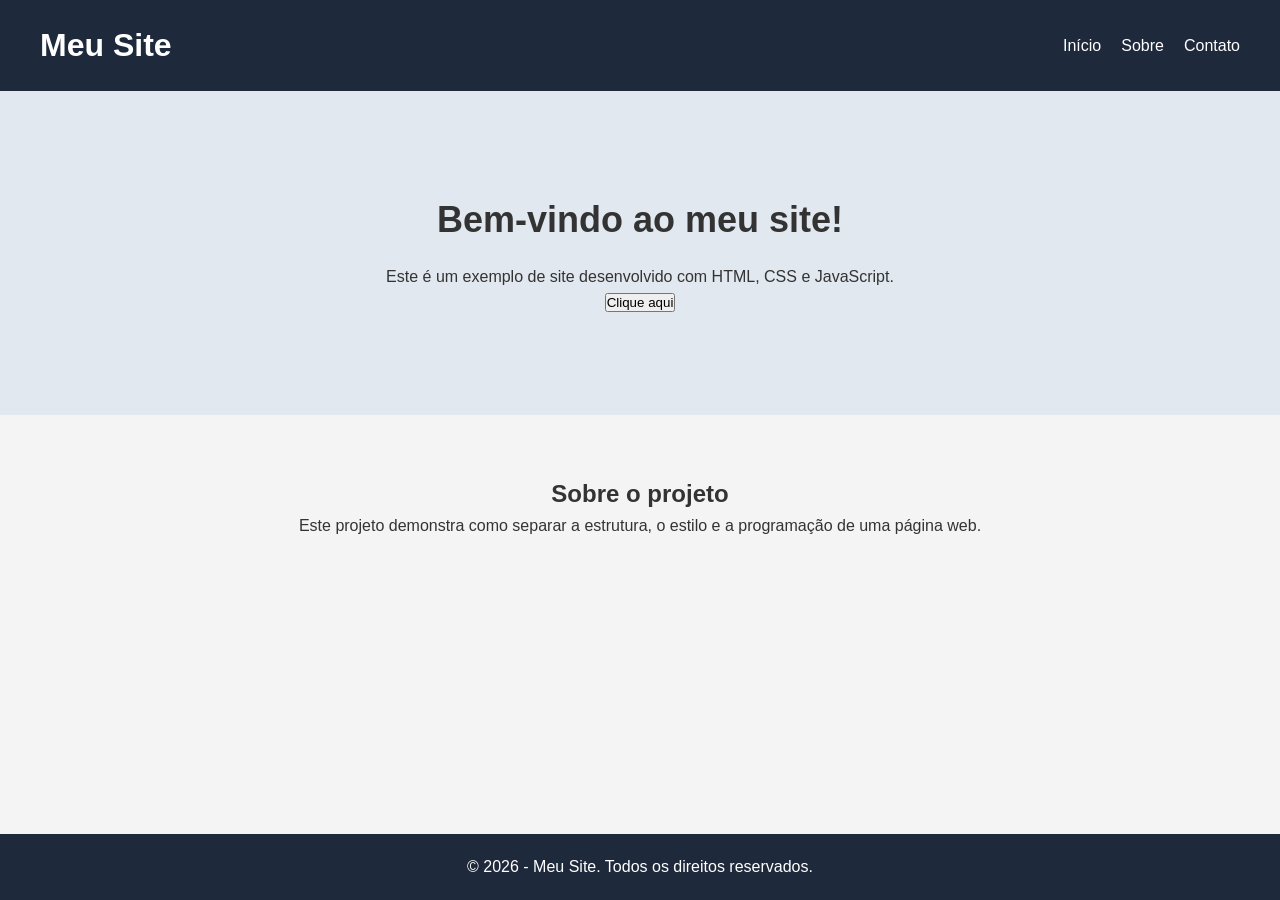
<file: Aula-2/index.html>
<!DOCTYPE html>
<html lang="pt-BR">
<head>
    <meta charset="UTF-8">
    <meta name="viewport" content="width=device-width, initial-scale=1.0">
    <title>Aula 2</title>

    <link rel="stylesheet" href="style.css">
    <script src="script.js" defer></script>
</head>
<body>

    <header>
        <h1>Meu Site</h1>

        <nav>
            <a href="#inicio">Início</a>
            <a href="#sobre">Sobre</a>
            <a href="#contato">Contato</a>
        </nav>
    </header>

    <main>
        <section id="inicio" class="hero">
            <h2>Bem-vindo ao meu site!</h2>

            <p>
                Este é um exemplo de site desenvolvido
                com HTML, CSS e JavaScript.
            </p>

            <button id="meuBotao">
                Clique aqui
            </button>

            <p id="mensagem"></p>
        </section>

        <section id="sobre" class="sobre">
            <h2>Sobre o projeto</h2>

            <p>
                Este projeto demonstra como separar
                a estrutura, o estilo e a programação
                de uma página web.
            </p>
        </section>
    </main>

    <footer id="contato">
        <p>&copy; 2026 - Meu Site. Todos os direitos reservados.</p>
    </footer>

</body>
</html>
</file>
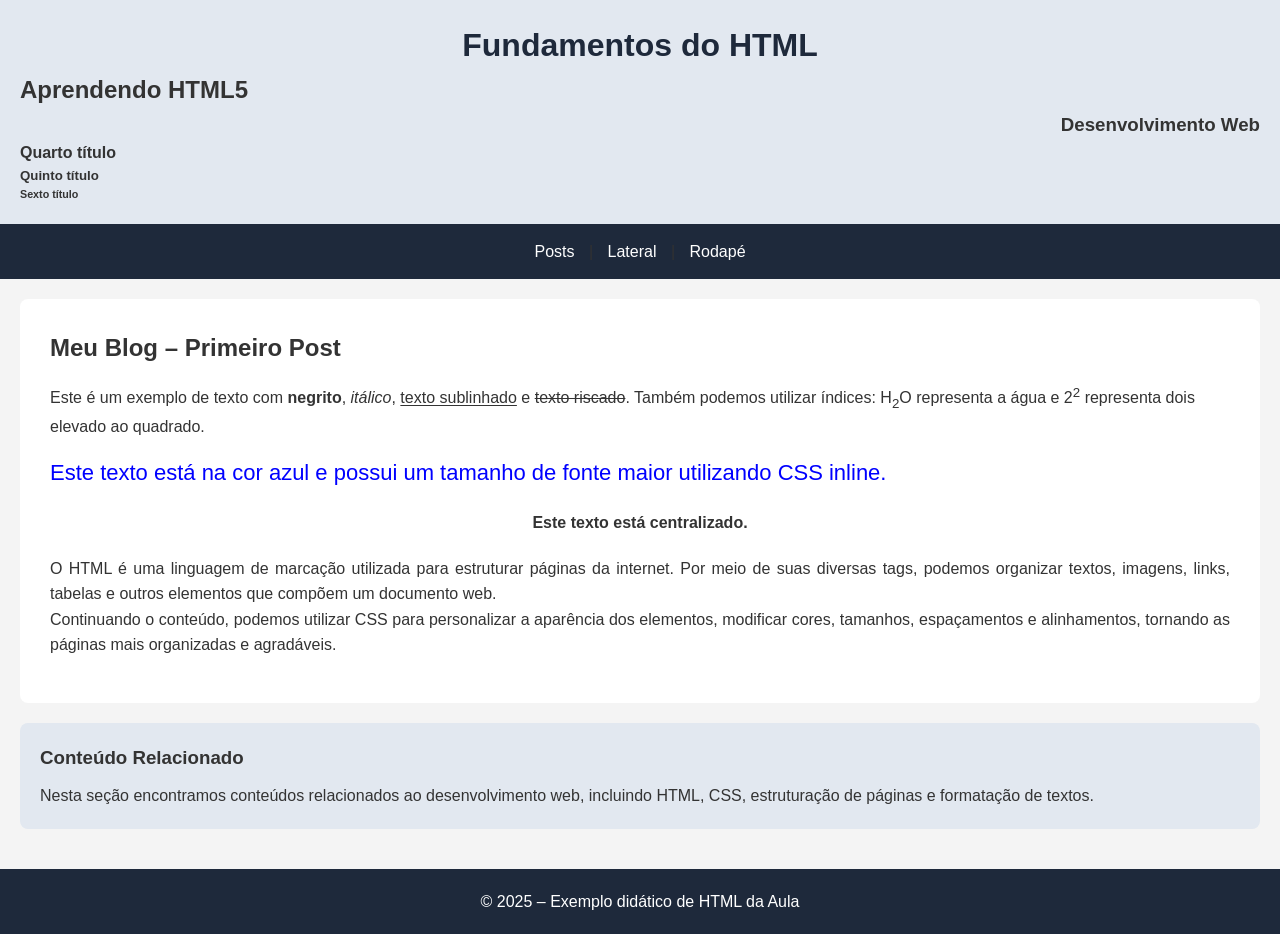
<file: Aula-3/index.html>
<!DOCTYPE html>
<!-- Define que o documento utiliza HTML5 -->

<html lang="pt-BR">
<!-- Define o idioma do documento -->

<head>
    <!-- Define a codificação de caracteres -->
    <meta charset="utf-8">

    <!-- Permite a adaptação da página para celulares -->
    <meta name="viewport" content="width=device-width, initial-scale=1.0">

    <!-- Título da página -->
    <title>Aula 3</title>

    <!-- Importa o arquivo de estilos CSS -->
    <link rel="stylesheet" href="style.css">
</head>

<body>

    <!-- CABEÇALHO PRINCIPAL -->
    <header class="cabecalho">

        <!-- Título principal centralizado -->
        <h1>Fundamentos do HTML</h1>

        <!-- Segundo título alinhado à esquerda -->
        <h2>Aprendendo HTML5</h2>

        <!-- Terceiro título alinhado à direita -->
        <h3>Desenvolvimento Web</h3>

        <!-- Demais níveis de títulos -->
        <h4>Quarto título</h4>
        <h5>Quinto título</h5>
        <h6>Sexto título</h6>

    </header>

    <!-- MENU DE NAVEGAÇÃO -->
    <nav>
        <p>
            <!-- Links de navegação para as seções da página -->
            <a href="#posts">Posts</a> |
            <a href="#lateral">Lateral</a> |
            <a href="#rodape">Rodapé</a>
        </p>
    </nav>

    <!-- CONTEÚDO PRINCIPAL DA PÁGINA -->
    <main>

        <!-- SEÇÃO DESTINADA AOS POSTS -->
        <section id="posts">

            <!-- ARTIGO PRINCIPAL -->
            <article class="post">

                <!-- Cabeçalho do artigo -->
                <header>
                    <h2>Meu Blog – Primeiro Post</h2>
                </header>

                <!-- PARÁGRAFO COM FORMATAÇÕES DE TEXTO -->
                <p>
                    Este é um exemplo de texto com
                    <strong>negrito</strong>,
                    <em>itálico</em>,
                    <span class="sublinhado">texto sublinhado</span>
                    e
                    <span class="riscado">texto riscado</span>.

                    Também podemos utilizar índices:
                    H<sub>2</sub>O representa a água e
                    2<sup>2</sup> representa dois elevado ao quadrado.
                </p>

                <!-- PARÁGRAFO COM ESTILIZAÇÃO INLINE -->
                <p style="color: blue; font-size: 22px;">
                    Este texto está na cor azul e possui um tamanho
                    de fonte maior utilizando CSS inline.
                </p>

                <!-- TEXTO CENTRALIZADO -->
                <div class="center">
                    Este texto está centralizado.
                </div>

                <!-- PARÁGRAFO JUSTIFICADO COM QUEBRA DE LINHA -->
                <p class="justificado">
                    O HTML é uma linguagem de marcação utilizada para
                    estruturar páginas da internet. Por meio de suas
                    diversas tags, podemos organizar textos, imagens,
                    links, tabelas e outros elementos que compõem
                    um documento web.

                    <br>

                    Continuando o conteúdo, podemos utilizar CSS para
                    personalizar a aparência dos elementos, modificar
                    cores, tamanhos, espaçamentos e alinhamentos,
                    tornando as páginas mais organizadas e agradáveis.
                </p>

            </article>

        </section>

        <!-- BARRA LATERAL -->
        <aside id="lateral">

            <!-- Título da barra lateral -->
            <h3>Conteúdo Relacionado</h3>

            <!-- Texto explicativo -->
            <p>
                Nesta seção encontramos conteúdos relacionados
                ao desenvolvimento web, incluindo HTML, CSS,
                estruturação de páginas e formatação de textos.
            </p>

        </aside>

    </main>

    <!-- RODAPÉ DA PÁGINA -->
    <footer id="rodape">

        <!-- Informação de direitos autorais -->
        <p>
            © 2025 – Exemplo didático de HTML da Aula
        </p>

    </footer>

</body>
</html>
</file>
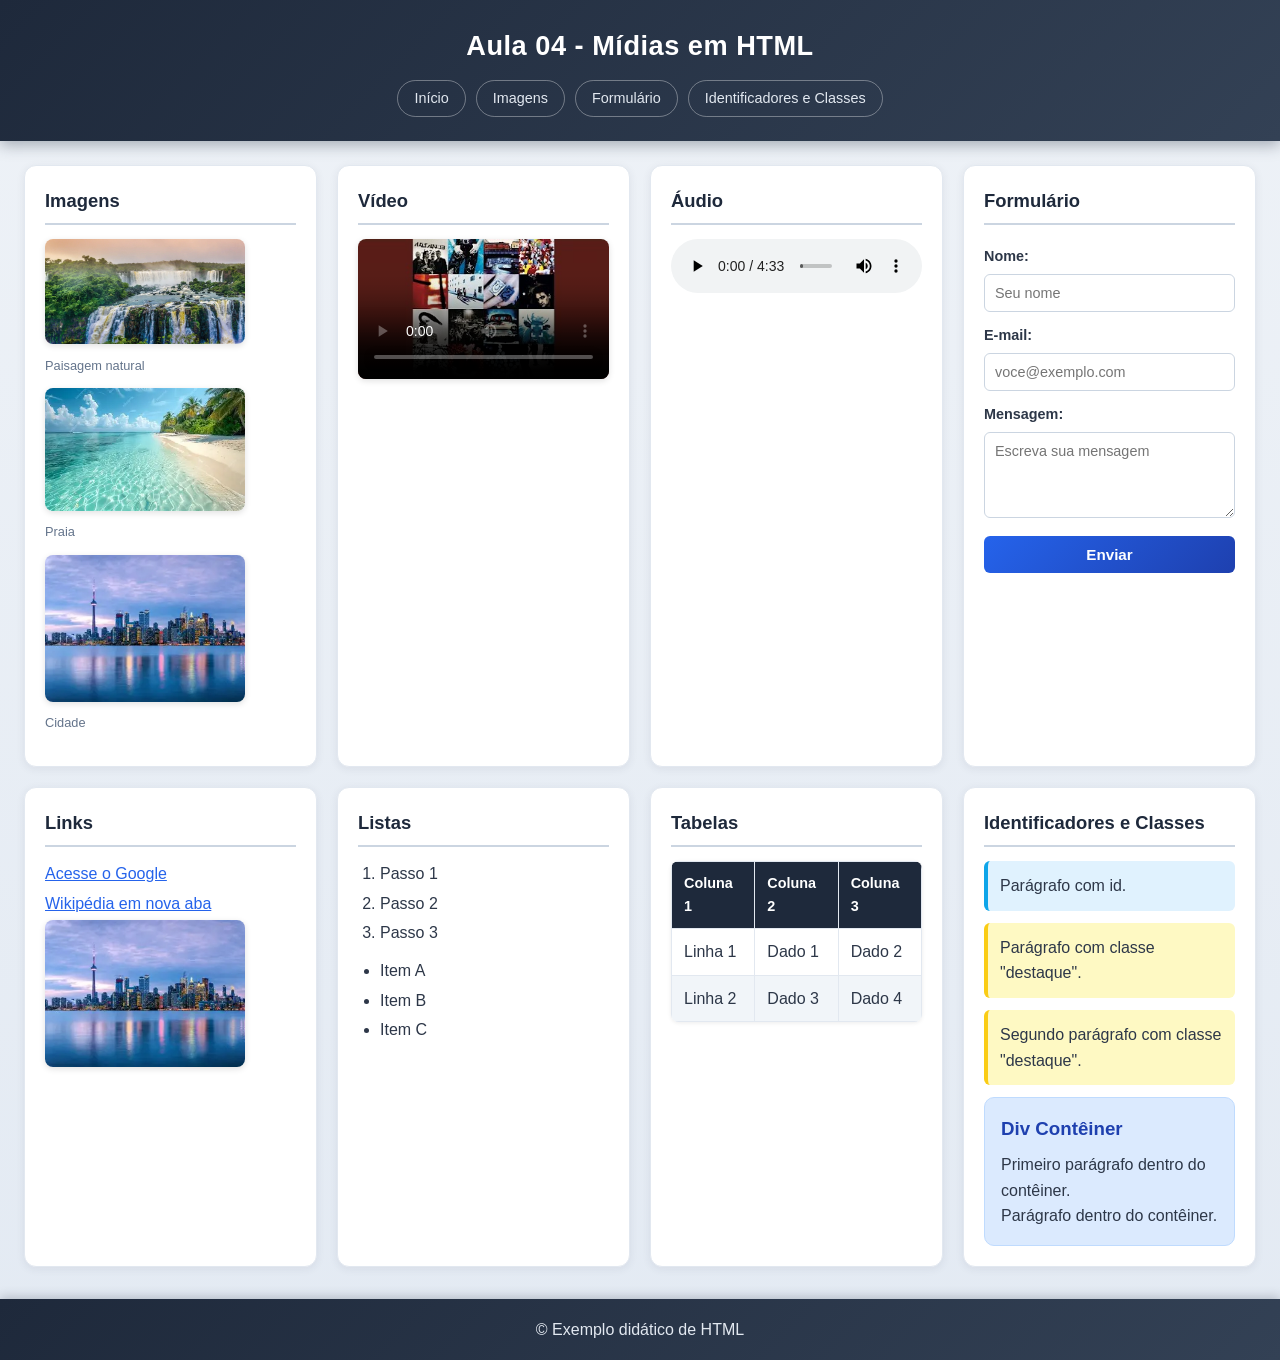
<file: Aula-4/index.html>
<!DOCTYPE html>
<!-- Declara que este documento usa HTML5 e define o idioma da página -->
<html lang="pt-BR">

<head>
    <!-- Configurações iniciais da página -->
    <meta charset="UTF-8"> <!-- Permite acentos e caracteres especiais -->
    <meta name="viewport" content="width=device-width, initial-scale=1.0"> <!-- Adapta a página a telas de celular -->

    <!-- Título exibido na aba do navegador -->
    <title>Aula 04 - Mídias em HTML</title>

    <!-- Conexão com o arquivo de estilos -->
    <link rel="stylesheet" href="style.css">
</head>

<body>

    <!-- 1. CABEÇALHO: título da página e menu de navegação -->
    <header>
        <h1>Aula 04 - Mídias em HTML</h1>
        <nav>
            <a href="#inicio">Início</a>
            <a href="#imagens">Imagens</a>
            <a href="#formulario">Formulário</a>
            <a href="#classes">Identificadores e Classes</a>
        </nav>
    </header>

    <!-- 2. CONTEÚDO PRINCIPAL: grade com os blocos de exemplo -->
    <main class="grade" id="inicio">

        <!-- Célula 1: Imagens -->
        <section class="celula" id="imagens">
            <h2>Imagens</h2>
            <!-- Três imagens com src, alt, width e height, todas no mesmo tamanho -->
            <figure class="galeria">
                <img src="imagens/paisagem-natural-png.webp"
                     alt="Paisagem natural"
                     width="200" height="140">
                <figcaption>Paisagem natural</figcaption>
            </figure>
            <figure class="galeria">
                <img src="imagens/praia.webp"
                     alt="Praia"
                     width="200" height="140">
                <figcaption>Praia</figcaption>
            </figure>
            <figure class="galeria">
                <img src="imagens/cidade.webp"
                     alt="Cidade"
                     width="200" height="140">
                <figcaption>Cidade</figcaption>
            </figure>
        </section>

        <!-- Célula 2: Vídeo -->
        <section class="celula">
            <h2>Vídeo</h2>
            <!-- Vídeo com controles, largura e imagem de capa (poster).
                 Sem o atributo "controls" o vídeo fica sem barra de play/pause. -->
            <video controls width="320" poster="imagens/capa_do_video.jpeg">
                <source src="video/video.mp4" type="video/mp4">
                Seu navegador não suporta vídeo.
            </video>
        </section>

        <!-- Célula 3: Áudio -->
        <section class="celula">
            <h2>Áudio</h2>
            <!-- Áudio com controles e duas fontes (.mp3 e .ogg).
                 O navegador escolhe o primeiro formato que suportar. -->
            <audio controls>
                <source src="audio/musica.mp3" type="audio/mpeg">
                <source src="audio/musica.ogg" type="audio/ogg">
                Seu navegador não suporta áudio.
            </audio>
        </section>

        <!-- Célula 4: Formulário -->
        <section class="celula" id="formulario">
            <h2>Formulário</h2>
            <!-- Formulário de contato com campos obrigatórios -->
            <form>
                <label for="nome">Nome:</label>
                <input type="text" id="nome" name="nome" placeholder="Seu nome" required>

                <label for="email">E-mail:</label>
                <input type="email" id="email" name="email" placeholder="voce@exemplo.com" required>

                <label for="mensagem">Mensagem:</label>
                <textarea id="mensagem" name="mensagem" rows="4" placeholder="Escreva sua mensagem"></textarea>

                <button type="submit">Enviar</button>
            </form>
        </section>

        <!-- Célula 5: Links -->
        <section class="celula">
            <h2>Links</h2>
            <!-- Link simples para o Google -->
            <p><a href="https://www.google.com">Acesse o Google</a></p>
            <!-- Link que abre em nova aba (target="_blank") -->
            <p><a href="https://www.wikipedia.org" target="_blank" rel="noopener noreferrer">Wikipédia em nova aba</a></p>
            <!-- Link com imagem clicável -->
            <a href="https://www.google.com" title="Google">
                <img src="imagens/cidade.webp" alt="Cidade (link com imagem)" width="200" height="140">
            </a>
        </section>

        <!-- Célula 6: Listas -->
        <section class="celula">
            <h2>Listas</h2>
            <!-- Lista ordenada com 3 passos -->
            <ol>
                <li>Passo 1</li>
                <li>Passo 2</li>
                <li>Passo 3</li>
            </ol>
            <!-- Lista não ordenada com 3 itens -->
            <ul>
                <li>Item A</li>
                <li>Item B</li>
                <li>Item C</li>
            </ul>
        </section>

        <!-- Célula 7: Tabelas -->
        <section class="celula">
            <h2>Tabelas</h2>
            <!-- Tabela com thead (cabeçalho) e tbody (dados), 3 colunas e 3 linhas -->
            <table>
                <thead>
                    <tr>
                        <th>Coluna 1</th>
                        <th>Coluna 2</th>
                        <th>Coluna 3</th>
                    </tr>
                </thead>
                <tbody>
                    <tr>
                        <td>Linha 1</td>
                        <td>Dado 1</td>
                        <td>Dado 2</td>
                    </tr>
                    <tr>
                        <td>Linha 2</td>
                        <td>Dado 3</td>
                        <td>Dado 4</td>
                    </tr>
                </tbody>
            </table>
        </section>

        <!-- Célula 8: Identificadores e Classes -->
        <section class="celula" id="classes">
            <h2>Identificadores e Classes</h2>
            <!-- Parágrafo com id (único na página) -->
            <p id="introducao">Parágrafo com id.</p>
            <!-- Dois parágrafos com a mesma classe, estilizados com fundo amarelo claro -->
            <p class="destaque">Parágrafo com classe "destaque".</p>
            <p class="destaque">Segundo parágrafo com classe "destaque".</p>
            <!-- Div como contêiner: agrupa um subtítulo e dois parágrafos -->
            <div class="caixa">
                <h3>Div Contêiner</h3>
                <p>Primeiro parágrafo dentro do contêiner.</p>
                <p>Parágrafo dentro do contêiner.</p>
            </div>
        </section>

    </main>

    <!-- 3. RODAPÉ: encerra a página com o crédito -->
    <footer>
        <p>&copy; Exemplo didático de HTML</p>
    </footer>

</body>

</html>
</file>
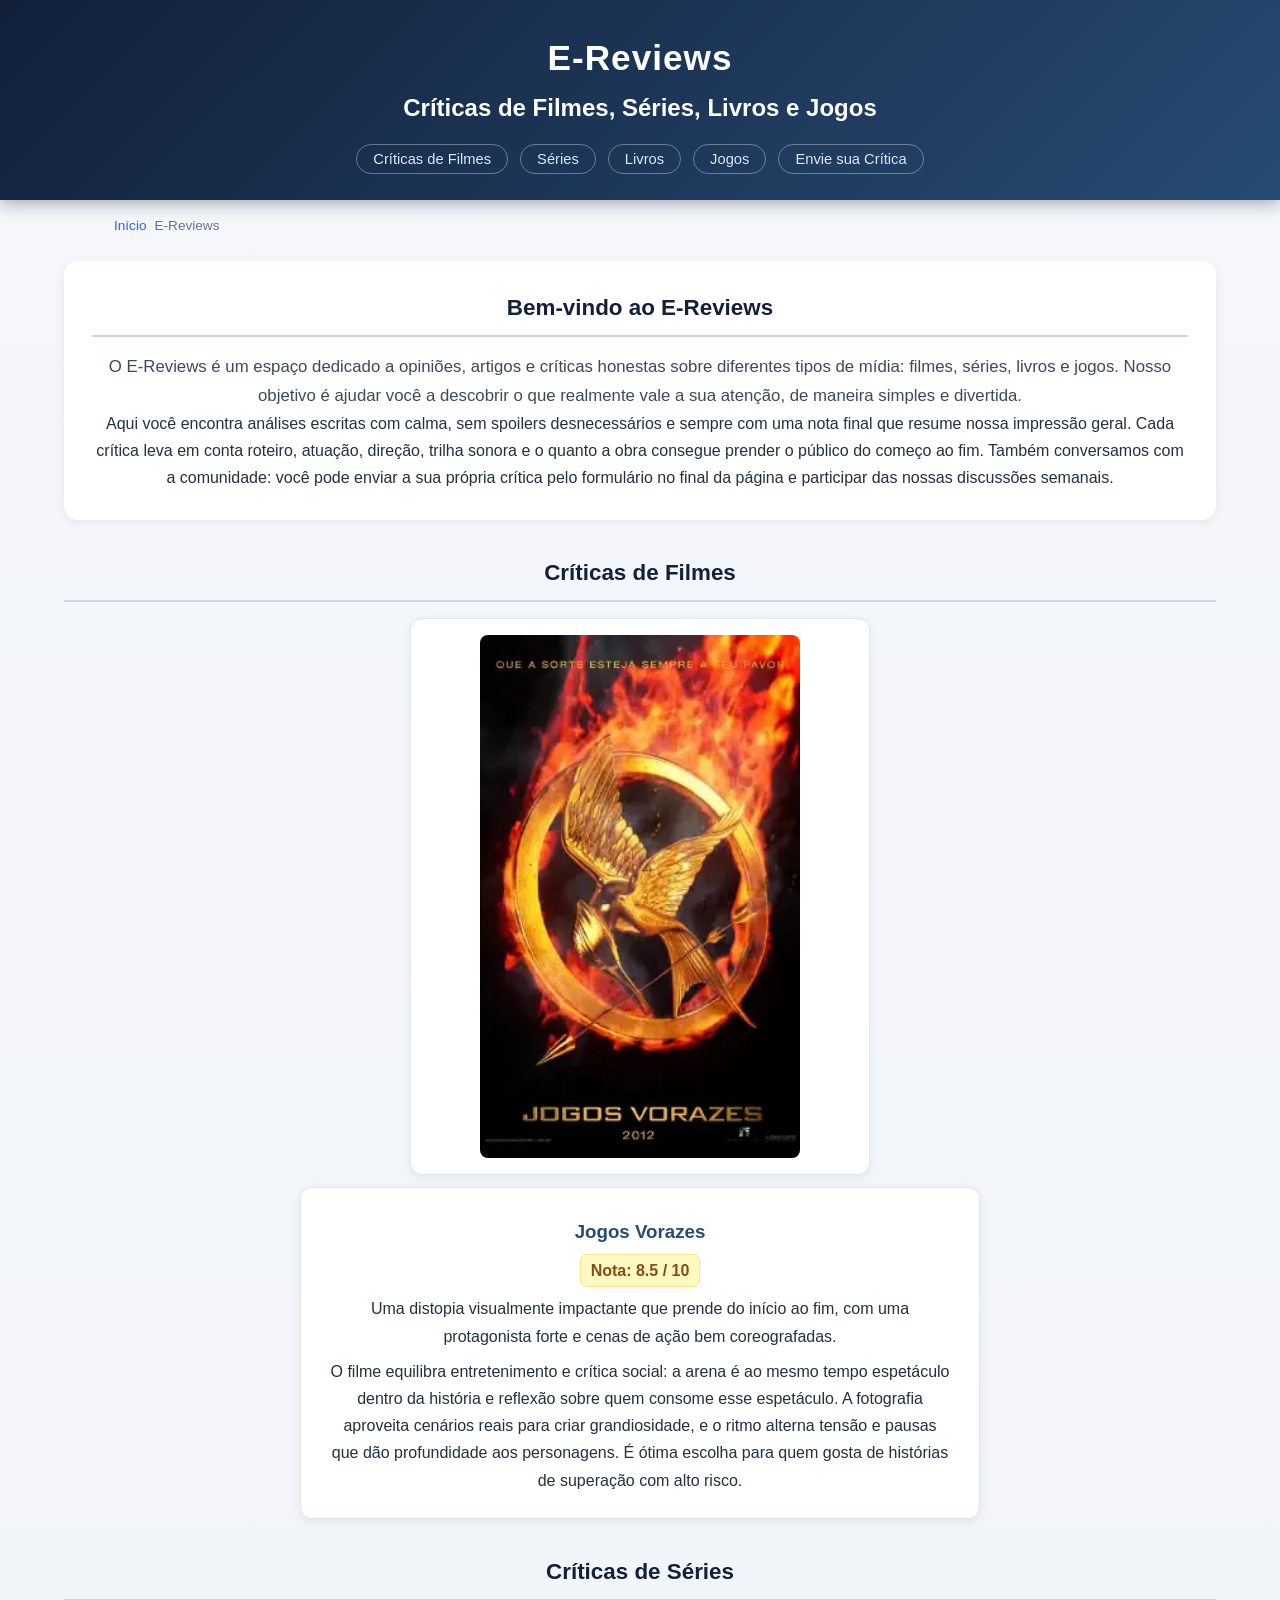
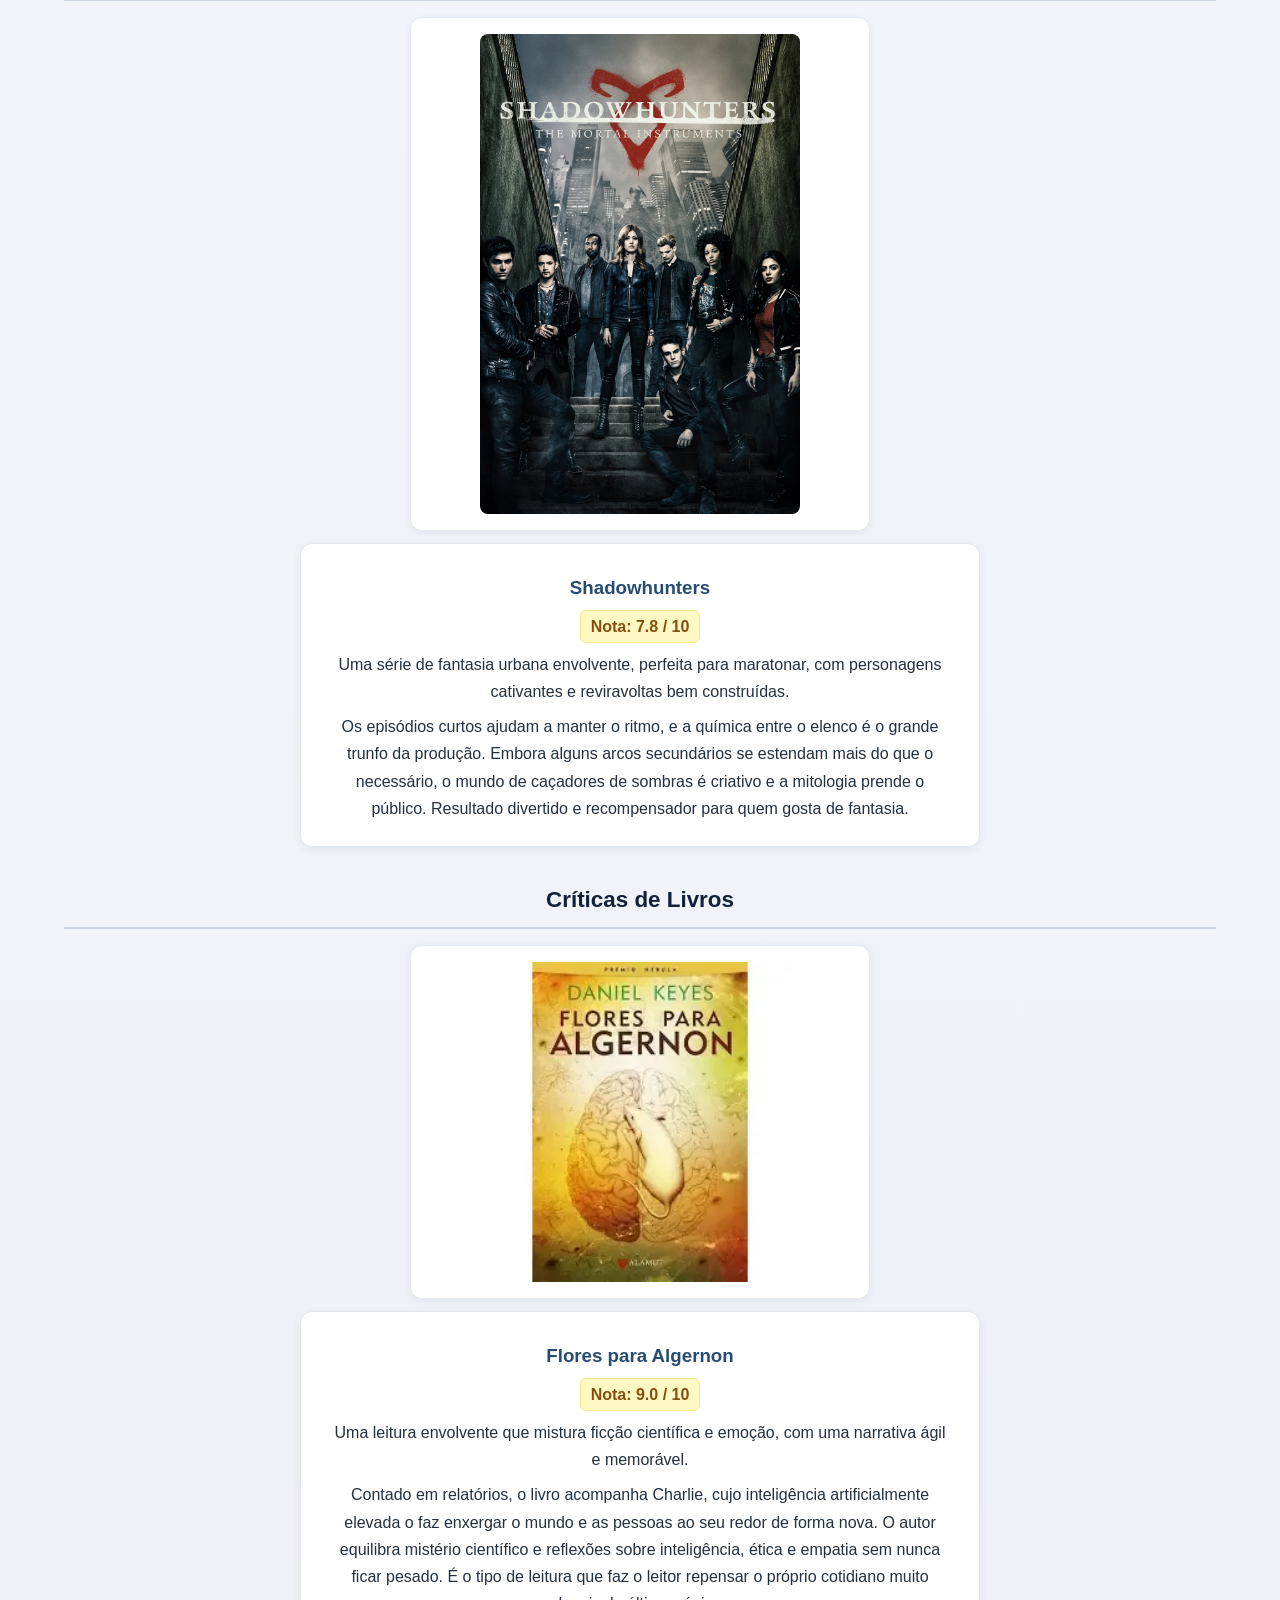
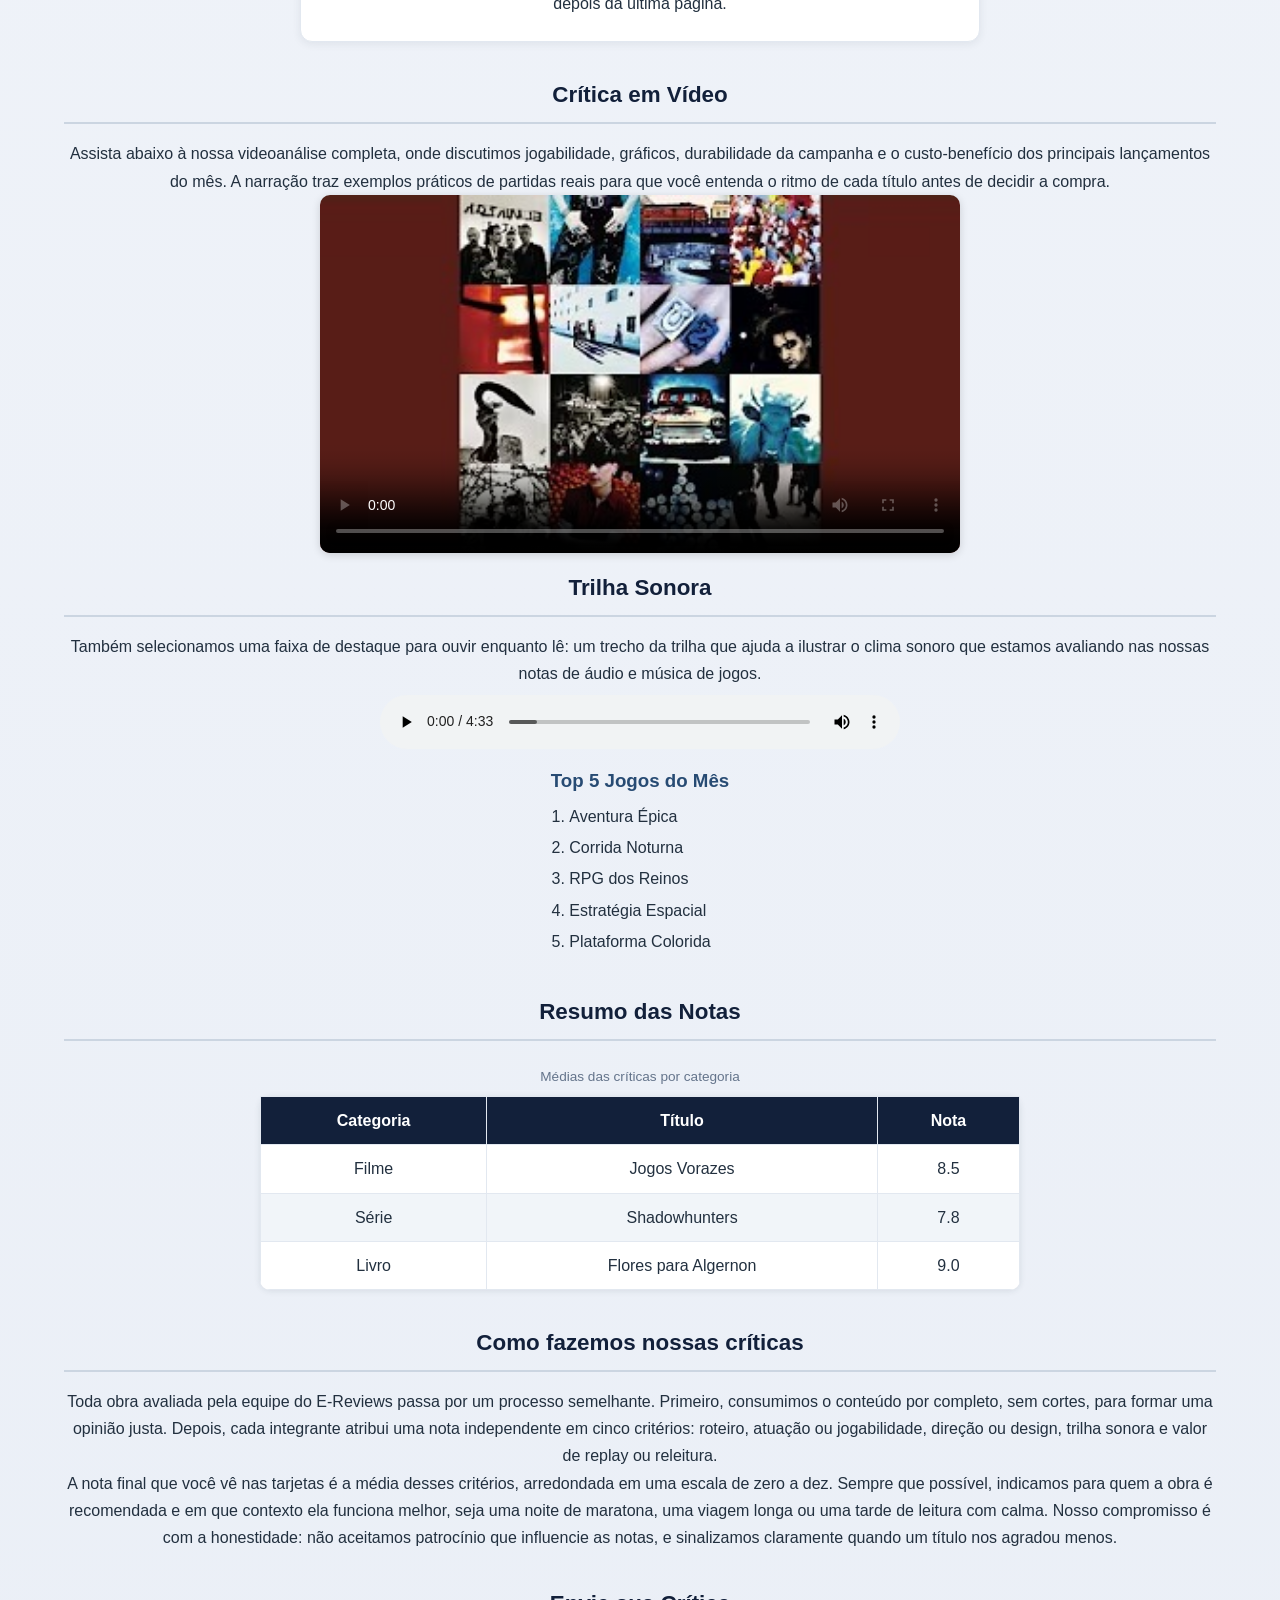
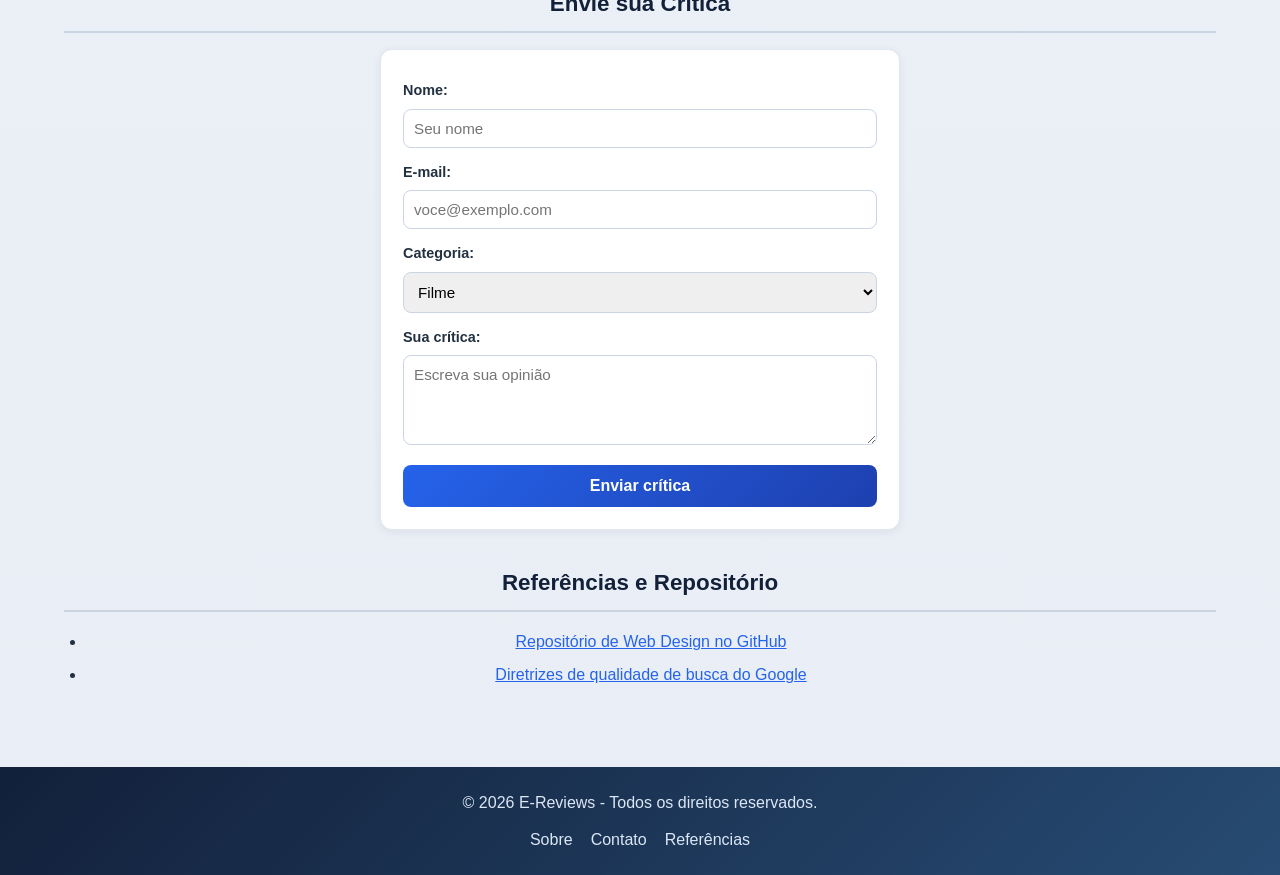
<file: Aula-5/index.html>
<!DOCTYPE html>
<!-- Declara o documento como HTML5 e define o idioma pt-BR.
     SEO: o atributo lang ajuda buscadores e leitores de tela a entender o idioma. -->
<html lang="pt-BR">

<head>
    <!-- charset: garante que acentos e caracteres especiais sejam lidos corretamente -->
    <meta charset="UTF-8">

    <!-- viewport: essencial para responsividade, fator de ranqueamento no Google -->
    <meta name="viewport" content="width=device-width, initial-scale=1.0">

    <!-- SEO: título único e descritivo, com a palavra-chave principal no início (~60 caracteres) -->
    <title>Aula 5</title>

    <!-- SEO: meta description clara com até ~155 caracteres, usada como resumo nos resultados -->
    <meta name="description" content="E-Reviews: opiniões, artigos e críticas honestas sobre filmes, séries, livros e jogos. Descubra o que vale sua atenção.">

    <!-- SEO: palavras-chave relacionadas ao conteúdo (uso moderado, sem exagero) -->
    <meta name="keywords" content="críticas, reviews, filmes, séries, livros, jogos, entretenimento">

    <!-- SEO: autor da página -->
    <meta name="author" content="Grupo E - E-Reviews">

    <!-- SEO: permite a indexação por padrão (evita bloquear conteúdo principal) -->
    <meta name="robots" content="index, follow">

    <!-- SEO: tag canonical aponta a URL principal, evitando penalização por conteúdo duplicado -->
    <link rel="canonical" href="https://e-reviews.vercel.app/">

    <!-- Open Graph: melhora a pré-visualização quando a página é compartilhada em redes sociais -->
    <meta property="og:title" content="E-Reviews | Críticas de Filmes, Séries, Livros e Jogos">
    <meta property="og:description" content="Opiniões, artigos e críticas honestas sobre filmes, séries, livros e jogos.">
    <meta property="og:type" content="website">
    <meta property="og:url" content="https://e-reviews.vercel.app/">
    <meta property="og:image" content="imagens/capa_do_video.jpeg">
    <meta property="og:locale" content="pt_BR">

    <!-- Favicon: reforça a identidade visual e pode aumentar a taxa de cliques (CTR) -->
    <link rel="icon" href="imagens/capa_do_video.jpeg" type="image/jpeg">

    <!-- Conexão com a folha de estilos externa (separa estrutura de apresentação) -->
    <link rel="stylesheet" href="style.css">

    <!-- SEO: dados estruturados em JSON-LD ajudam buscadores a exibir rich results -->
    <script type="application/ld+json">
    {
        "@context": "https://schema.org",
        "@type": "WebSite",
        "name": "E-Reviews",
        "url": "https://e-reviews.vercel.app/",
        "description": "Críticas e opiniões sobre filmes, séries, livros e jogos.",
        "inLanguage": "pt-BR"
    }
    </script>
</head>

<body>

    <!-- CABEÇALHO: contém o único H1 da página (título principal) e a navegação -->
    <header class="topo">
        <!-- SEO: apenas UM h1 por página, descrevendo o assunto principal -->
        <h1>E-Reviews</h1>

        <!-- Subtítulo principal da página -->
        <h2>Críticas de Filmes, Séries, Livros e Jogos</h2>

        <!-- SEO: links de navegação descritivos (sem "clique aqui"), ajudando a entender o destino -->
        <nav aria-label="Navegação principal">
            <ul>
                <li><a href="#filmes">Críticas de Filmes</a></li>
                <li><a href="#series">Séries</a></li>
                <li><a href="#livros">Livros</a></li>
                <li><a href="#jogos">Jogos</a></li>
                <li><a href="#enviar">Envie sua Crítica</a></li>
            </ul>
        </nav>
    </header>

    <!-- SEO: breadcrumb em lista ordenada indica a hierarquia do site para usuários e robôs -->
    <nav class="breadcrumb" aria-label="Trilha de navegação">
        <ol>
            <li><a href="index.html">Início</a></li>
            <li>E-Reviews</li>
        </ol>
    </nav>

    <!-- CONTEÚDO PRINCIPAL: tag semântica <main> delimita o corpo da página -->
    <main>

        <!-- SEÇÃO DE APRESENTAÇÃO -->
        <section class="hero" id="introducao">
            <!-- SEO: subtítulo hierárquico (h2) organiza o conteúdo em níveis lógicos -->
            <h2>Bem-vindo ao E-Reviews</h2>

            <!-- Parágrafo introdutório com id para estilização e ancoragem -->
            <p id="introducao-texto">
                O E-Reviews é um espaço dedicado a opiniões, artigos e críticas
                honestas sobre diferentes tipos de mídia: filmes, séries, livros
                e jogos. Nosso objetivo é ajudar você a descobrir o que realmente
                vale a sua atenção, de maneira simples e divertida.
            </p>

            <!-- Conteúdo textual adicional: buscadores valorizam páginas com bastante
                 conteúdo relevante e único, o que melhora o posicionamento orgânico -->
            <p>
                Aqui você encontra análises escritas com calma, sem spoilers
                desnecessários e sempre com uma nota final que resume nossa
                impressão geral. Cada crítica leva em conta roteiro, atuação,
                direção, trilha sonora e o quanto a obra consegue prender o
                público do começo ao fim. Também conversamos com a comunidade:
                você pode enviar a sua própria crítica pelo formulário no final
                da página e participar das nossas discussões semanais.
            </p>
        </section>

        <!-- SEÇÃO DE FILMES: usa <article> por ser conteúdo independente e autônomo -->
        <section id="filmes">
            <h2>Críticas de Filmes</h2>

            <!-- SEO: cada imagem tem alt descritivo, width e height definidos
                 para acessibilidade e estabilidade do layout (evita deslocamento) -->
            <!-- Primeiro article: apenas a imagem da crítica -->
            <article class="critica">
                <img src="imagens/filme-jogos_vorazes.webp"
                     alt="Cena do filme Jogos Vorazes, distopia de aventura e sobrevivência"
                     width="300" height="200" loading="lazy">
            </article>

            <!-- Segundo article: texto da crítica logo abaixo da imagem -->
            <article class="critica-texto">
                <h3>Jogos Vorazes</h3>
                <p class="nota">Nota: 8.5 / 10</p>
                <p>
                    Uma distopia visualmente impactante que prende do início ao fim,
                    com uma protagonista forte e cenas de ação bem coreografadas.
                </p>
                <p>
                    O filme equilibra entretenimento e crítica social: a arena é
                    ao mesmo tempo espetáculo dentro da história e reflexão sobre
                    quem consome esse espetáculo. A fotografia aproveita cenários
                    reais para criar grandiosidade, e o ritmo alterna tensão e
                    pausas que dão profundidade aos personagens. É ótima escolha
                    para quem gosta de histórias de superação com alto risco.
                </p>
            </article>
        </section>

        <!-- SEÇÃO DE SÉRIES -->
        <section id="series">
            <h2>Críticas de Séries</h2>

            <!-- Primeiro article: apenas a imagem da crítica -->
            <article class="critica">
                <img src="imagens/serie-shadowhunters.webp"
                     alt="Elenco de Shadowhunters em cena de fantasia urbana"
                     width="300" height="200" loading="lazy">
            </article>

            <!-- Segundo article: texto da crítica logo abaixo da imagem -->
            <article class="critica-texto">
                <h3>Shadowhunters</h3>
                <p class="nota">Nota: 7.8 / 10</p>
                <p>
                    Uma série de fantasia urbana envolvente, perfeita para maratonar,
                    com personagens cativantes e reviravoltas bem construídas.
                </p>
                <p>
                    Os episódios curtos ajudam a manter o ritmo, e a química entre
                    o elenco é o grande trunfo da produção. Embora alguns arcos
                    secundários se estendam mais do que o necessário, o mundo de
                    caçadores de sombras é criativo e a mitologia prende o público.
                    Resultado divertido e recompensador para quem gosta de fantasia.
                </p>
            </article>
        </section>

        <!-- SEÇÃO DE LIVROS -->
        <section id="livros">
            <h2>Críticas de Livros</h2>

            <!-- Primeiro article: apenas a imagem da crítica -->
            <article class="critica">
                <img src="imagens/livro-flores_algernon.webp"
                     alt="Capa do livro Flores para Algernon, romance de ficção científica"
                     width="300" height="200" loading="lazy">
            </article>

            <!-- Segundo article: texto da crítica logo abaixo da imagem -->
            <article class="critica-texto">
                <h3>Flores para Algernon</h3>
                <p class="nota">Nota: 9.0 / 10</p>
                <p>
                    Uma leitura envolvente que mistura ficção científica e emoção,
                    com uma narrativa ágil e memorável.
                </p>
                <p>
                    Contado em relatórios, o livro acompanha Charlie, cujo
                    inteligência artificialmente elevada o faz enxergar o mundo e as
                    pessoas ao seu redor de forma nova. O autor equilibra mistério
                    científico e reflexões sobre inteligência, ética e empatia sem
                    nunca ficar pesado. É o tipo de leitura que faz o leitor repensar
                    o próprio cotidiano muito depois da última página.
                </p>
            </article>
        </section>

        <!-- SEÇÃO DE JOGOS: inclui vídeo, áudio e lista, reaproveitando recursos de aulas anteriores -->
        <section id="jogos">
            <h2>Crítica em Vídeo</h2>

            <!-- Texto que contextualiza a mídia para os buscadores (robôs não assistem ao vídeo) -->
            <p>
                Assista abaixo à nossa videoanálise completa, onde discutimos
                jogabilidade, gráficos, durabilidade da campanha e o custo-benefício
                dos principais lançamentos do mês. A narração traz exemplos práticos
                de partidas reais para que você entenda o ritmo de cada título antes
                de decidir a compra.
            </p>

            <!-- Mídia: vídeo com controls, largura e poster (imagem de capa) -->
            <video controls width="320" poster="imagens/capa_do_video.jpeg">
                <source src="video/video.mp4" type="video/mp4">
                Seu navegador não suporta vídeo.
            </video>

            <h2>Trilha Sonora</h2>

            <p>
                Também selecionamos uma faixa de destaque para ouvir enquanto lê:
                um trecho da trilha que ajuda a ilustrar o clima sonoro que estamos
                avaliando nas nossas notas de áudio e música de jogos.
            </p>

            <!-- Mídia: áudio com duas fontes para compatibilidade entre navegadores -->
            <audio controls>
                <source src="audio/musica.mp3" type="audio/mpeg">
                <source src="audio/musica.ogg" type="audio/ogg">
                Seu navegador não suporta áudio.
            </audio>

            <!-- SEO: lista ordenada com os melhores jogos (conteúdo escaneável) -->
            <h3>Top 5 Jogos do Mês</h3>
            <ol class="ranking">
                <li>Aventura Épica</li>
                <li>Corrida Noturna</li>
                <li>RPG dos Reinos</li>
                <li>Estratégia Espacial</li>
                <li>Plataforma Colorida</li>
            </ol>
        </section>

        <!-- SEÇÃO DE TABELA: organiza dados de forma acessível -->
        <section id="ranking-geral">
            <h2>Resumo das Notas</h2>

            <table>
                <caption>Médias das críticas por categoria</caption>
                <thead>
                    <tr>
                        <th scope="col">Categoria</th>
                        <th scope="col">Título</th>
                        <th scope="col">Nota</th>
                    </tr>
                </thead>
                <tbody>
                    <tr>
                        <td>Filme</td>
                        <td>Jogos Vorazes</td>
                        <td>8.5</td>
                    </tr>
                    <tr>
                        <td>Série</td>
                        <td>Shadowhunters</td>
                        <td>7.8</td>
                    </tr>
                    <tr>
                        <td>Livro</td>
                        <td>Flores para Algernon</td>
                        <td>9.0</td>
                    </tr>
                </tbody>
            </table>
        </section>

        <!-- SEÇÃO DE METODOLOGIA: conteúdo textual relevante que fortalece o SEO
             e demonstra transparência para o leitor -->
        <section id="metodologia">
            <h2>Como fazemos nossas críticas</h2>
            <p>
                Toda obra avaliada pela equipe do E-Reviews passa por um processo
                semelhante. Primeiro, consumimos o conteúdo por completo, sem
                cortes, para formar uma opinião justa. Depois, cada integrante
                atribui uma nota independente em cinco critérios: roteiro,
                atuação ou jogabilidade, direção ou design, trilha sonora e
                valor de replay ou releitura.
            </p>
            <p>
                A nota final que você vê nas tarjetas é a média desses critérios,
                arredondada em uma escala de zero a dez. Sempre que possível,
                indicamos para quem a obra é recomendada e em que contexto ela
                funciona melhor, seja uma noite de maratona, uma viagem longa ou
                uma tarde de leitura com calma. Nosso compromisso é com a
                honestidade: não aceitamos patrocínio que influencie as notas, e
                sinalizamos claramente quando um título nos agradou menos.
            </p>
        </section>

        <!-- SEÇÃO DE FORMULÁRIO: permite interação, aumentando o engajamento do usuário -->
        <section id="enviar">
            <h2>Envie sua Crítica</h2>

            <form>
                <label for="nome">Nome:</label>
                <input type="text" id="nome" name="nome" placeholder="Seu nome" required>

                <label for="email">E-mail:</label>
                <input type="email" id="email" name="email" placeholder="voce@exemplo.com" required>

                <label for="categoria">Categoria:</label>
                <select id="categoria" name="categoria">
                    <option value="filme">Filme</option>
                    <option value="serie">Série</option>
                    <option value="livro">Livro</option>
                    <option value="jogo">Jogo</option>
                </select>

                <label for="mensagem">Sua crítica:</label>
                <textarea id="mensagem" name="mensagem" rows="4" placeholder="Escreva sua opinião"></textarea>

                <button type="submit">Enviar crítica</button>
            </form>
        </section>

        <!-- SEÇÃO DE LINKS EXTERNOS: links descritivos e seguros (rel="noopener noreferrer") -->
        <section id="referencias">
            <h2>Referências e Repositório</h2>

            <!-- SEO: links externos de qualidade e com texto descritivo contribuem para a autoridade -->
            <ul class="links">
                <li>
                    <a href="https://github.com/NickPugles/Web_Design"
                       target="_blank"
                       rel="noopener noreferrer">
                        Repositório de Web Design no GitHub
                    </a>
                </li>
                <li>
                    <a href="https://www.google.com/search-quality-guidelines"
                       target="_blank"
                       rel="noopener noreferrer">
                        Diretrizes de qualidade de busca do Google
                    </a>
                </li>
            </ul>
        </section>

    </main>

    <!-- RODAPÉ: informações institucionais e links secundários -->
    <footer class="rodape">
        <p>&copy; 2026 E-Reviews - Todos os direitos reservados.</p>

        <nav aria-label="Links do rodapé">
            <a href="#introducao">Sobre</a>
            <a href="#enviar">Contato</a>
            <a href="#referencias">Referências</a>
        </nav>
    </footer>

</body>

</html>
</file>
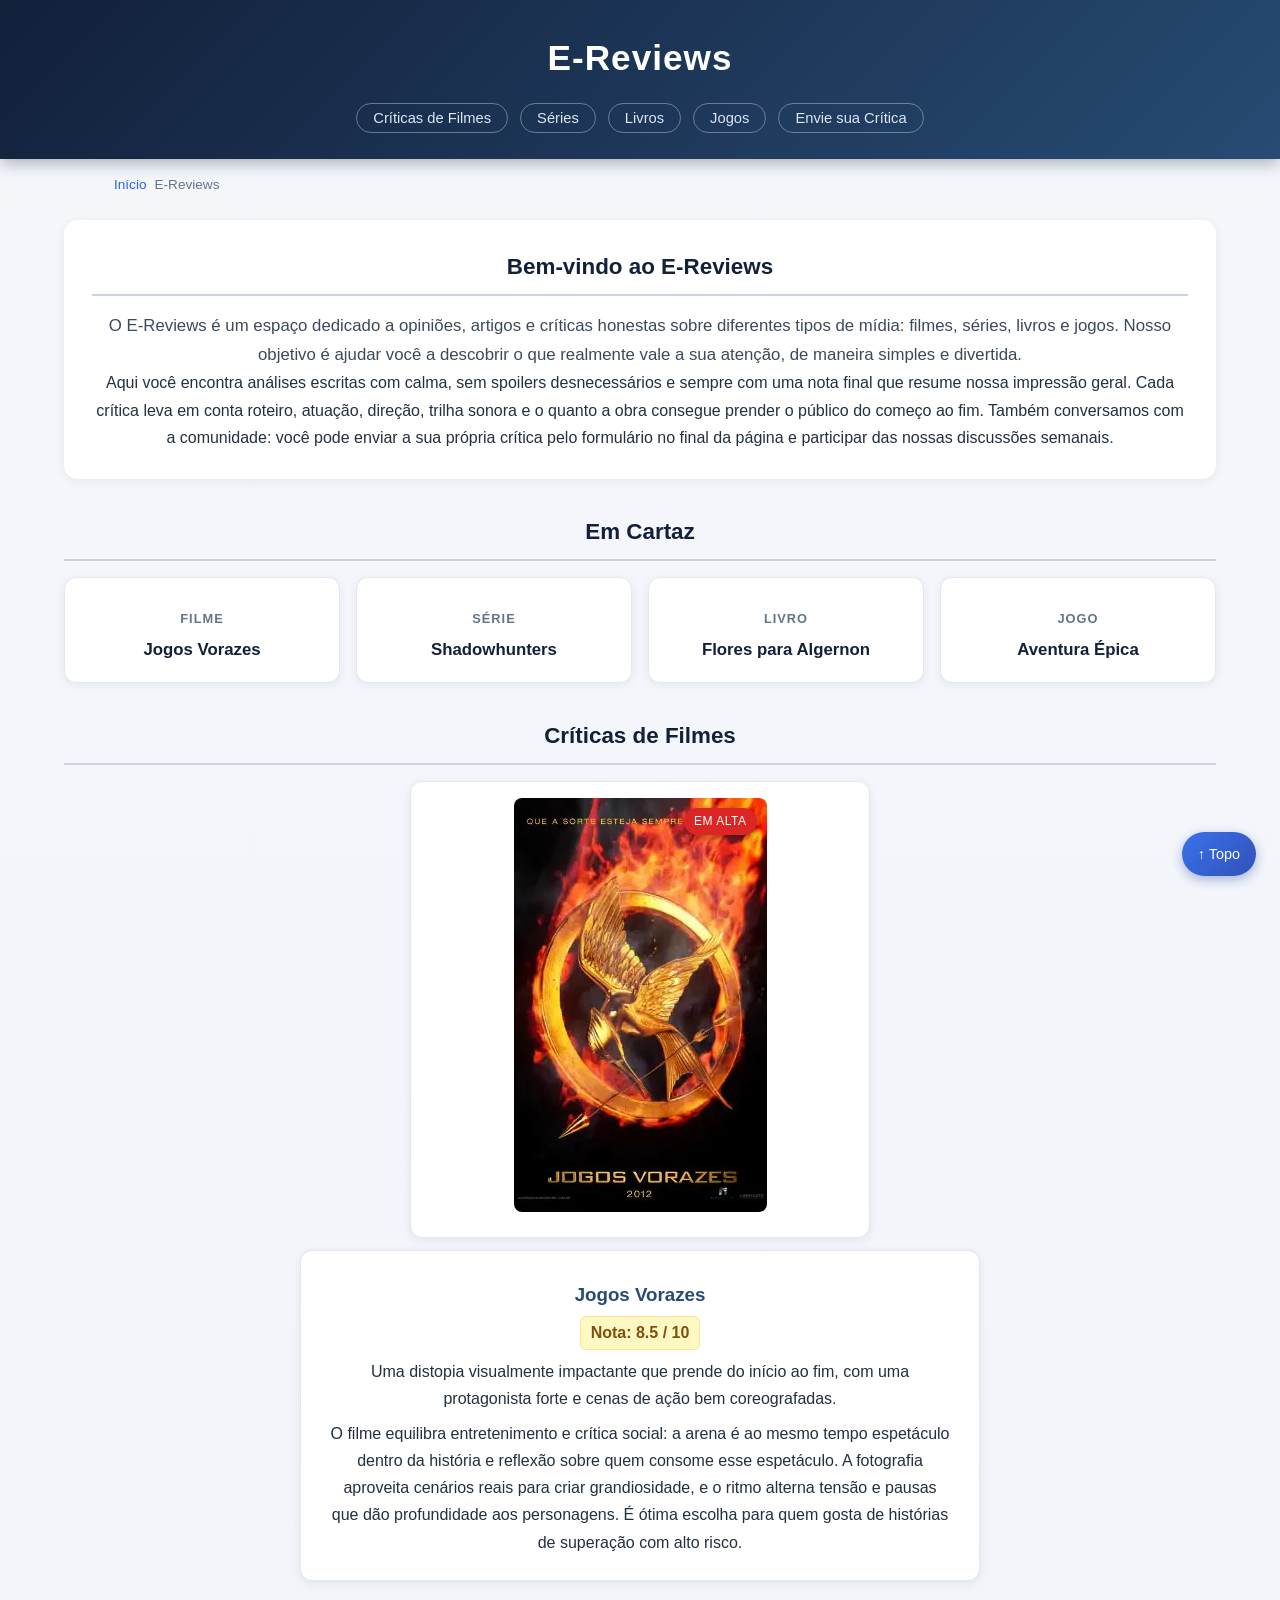
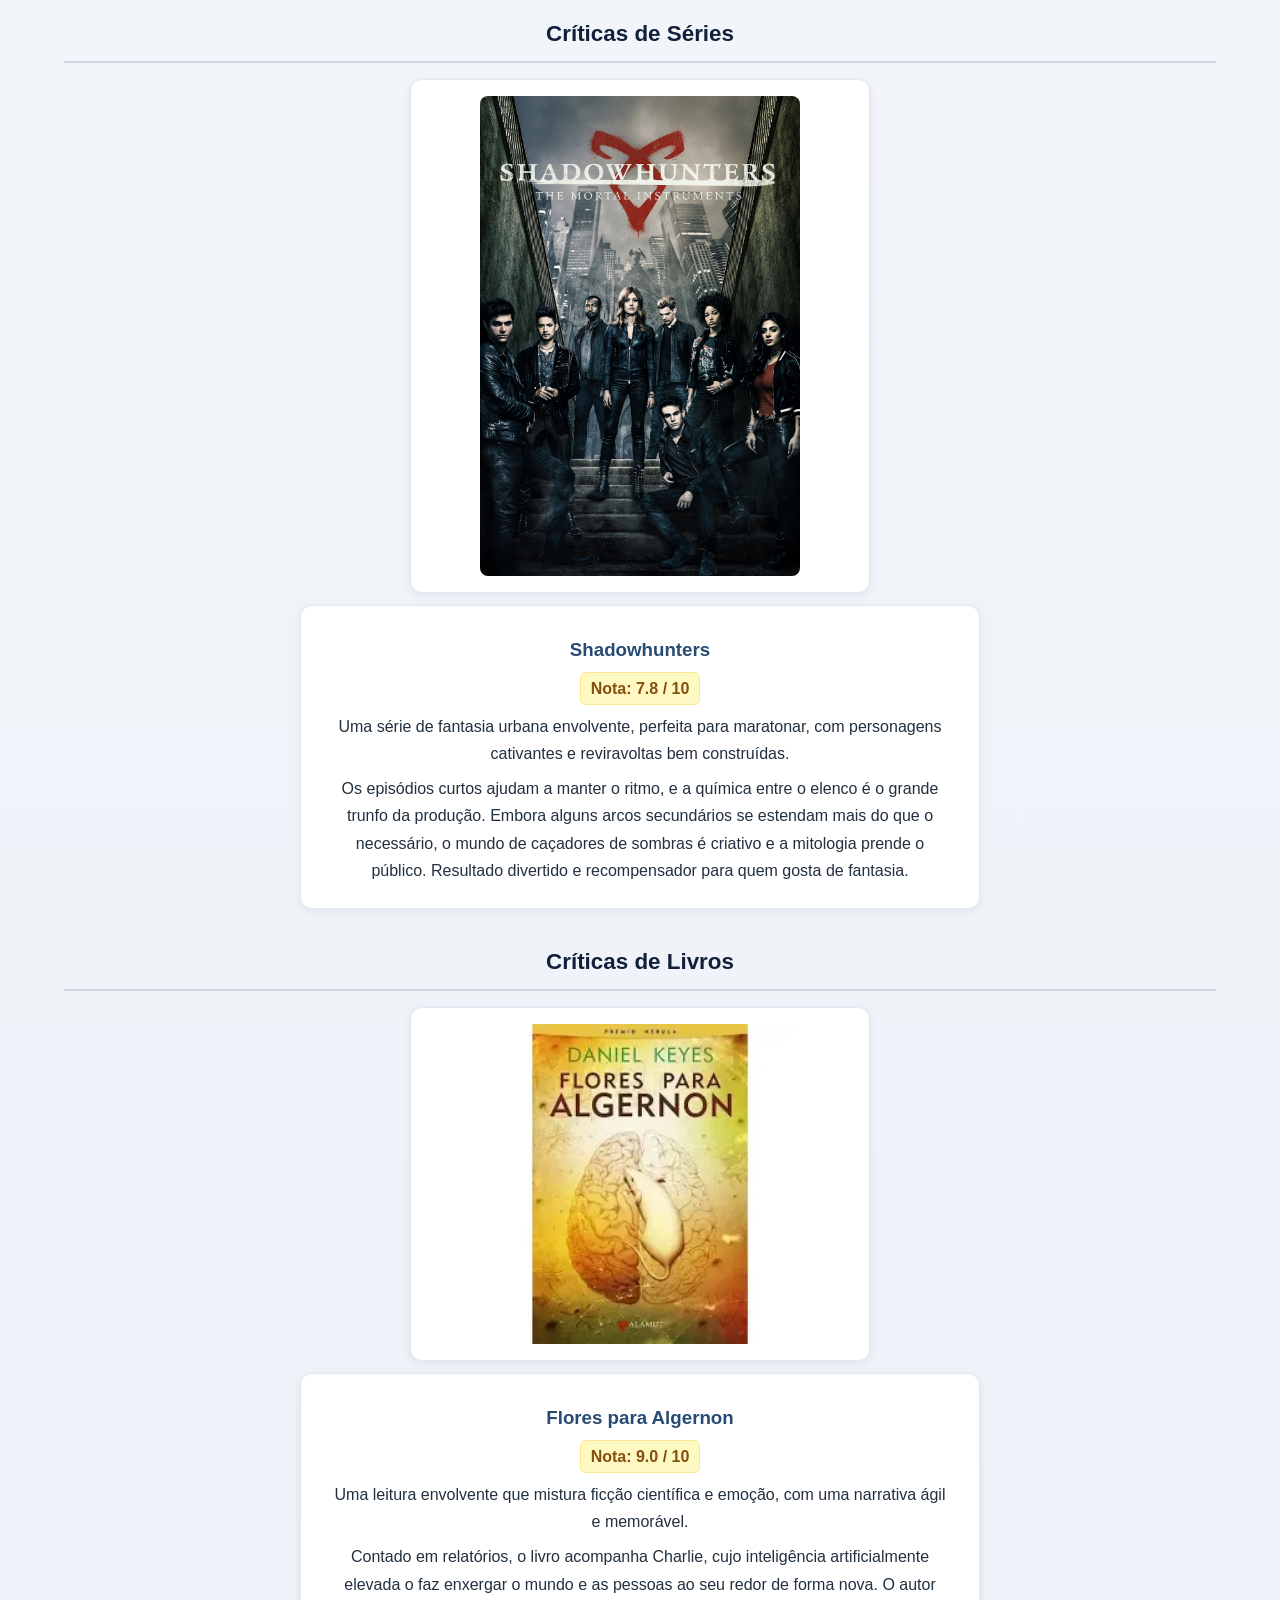
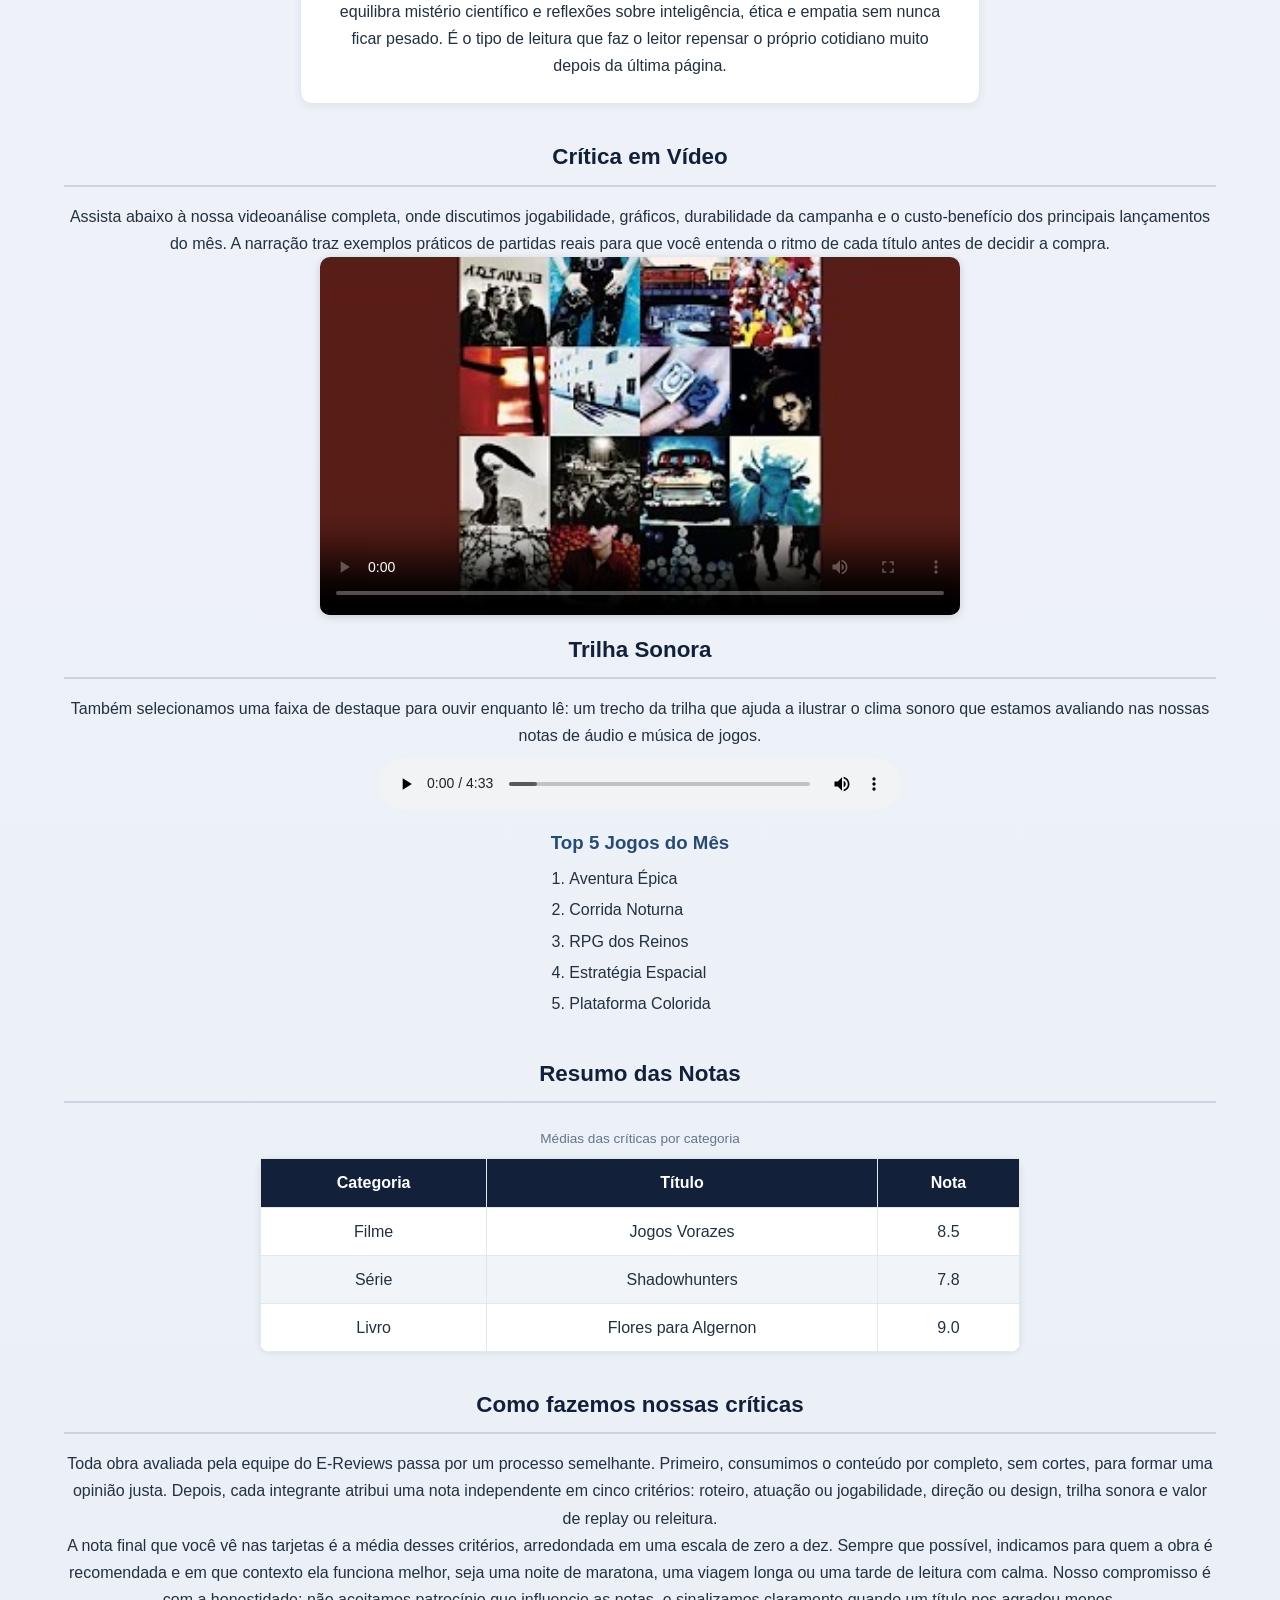
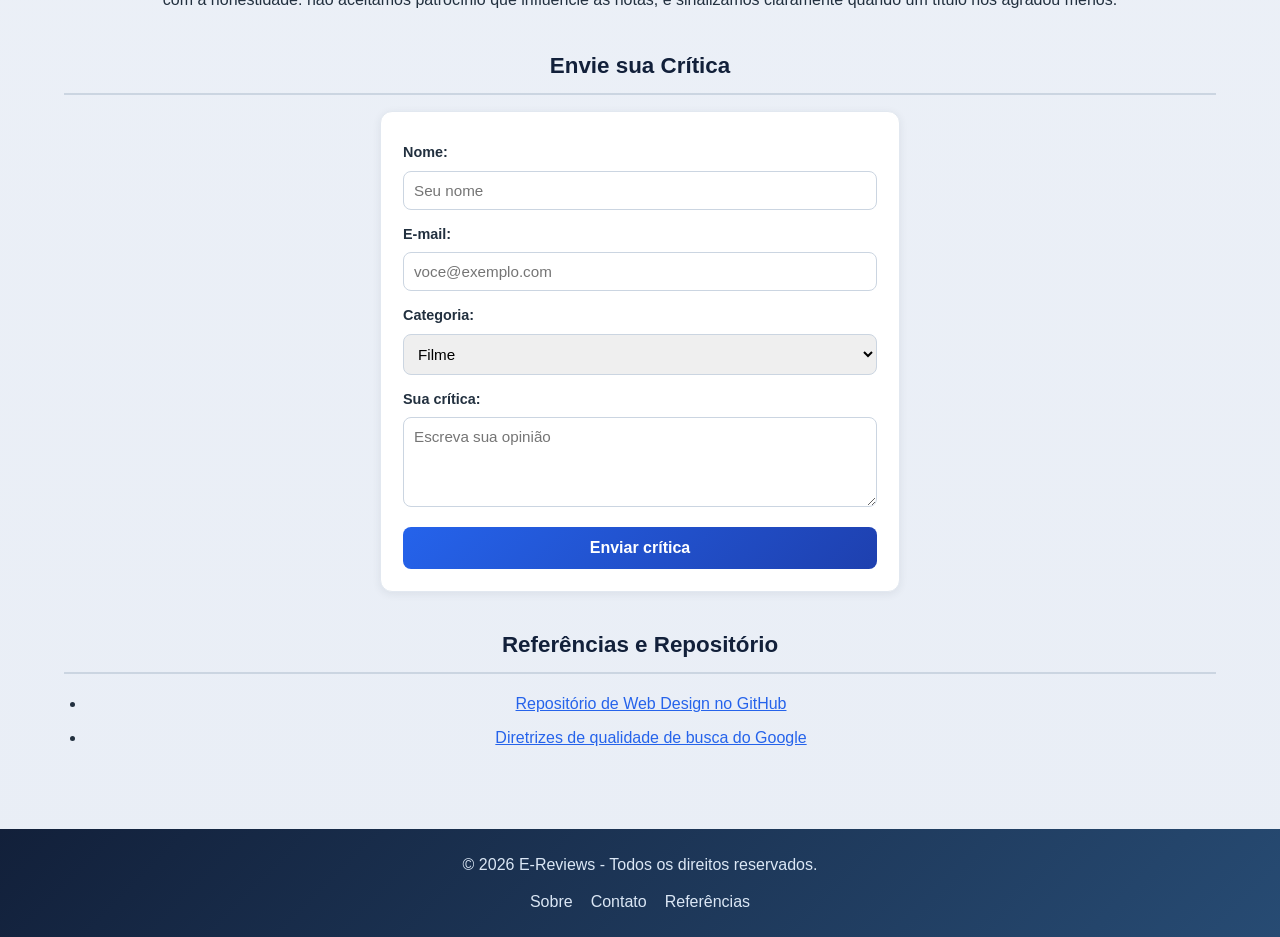
<file: Aula-6/index.html>
<!DOCTYPE html>
<!-- Declara o documento como HTML5 e define o idioma pt-BR.
     SEO: o atributo lang ajuda buscadores e leitores de tela a entender o idioma. -->
<html lang="pt-BR">

<head>
    <!-- charset: garante que acentos e caracteres especiais sejam lidos corretamente -->
    <meta charset="UTF-8">

    <!-- viewport: essencial para responsividade, fator de ranqueamento no Google -->
    <meta name="viewport" content="width=device-width, initial-scale=1.0">

    <!-- SEO: título único e descritivo, com a palavra-chave principal no início (~60 caracteres) -->
    <title>E-Reviews | Críticas de Filmes, Séries, Livros e Jogos</title>

    <!-- SEO: meta description clara com até ~155 caracteres, usada como resumo nos resultados -->
    <meta name="description" content="E-Reviews: opiniões, artigos e críticas honestas sobre filmes, séries, livros e jogos. Descubra o que vale sua atenção.">

    <!-- SEO: palavras-chave relacionadas ao conteúdo (uso moderado, sem exagero) -->
    <meta name="keywords" content="críticas, reviews, filmes, séries, livros, jogos, entretenimento">

    <!-- SEO: autor da página -->
    <meta name="author" content="Grupo E - E-Reviews">

    <!-- SEO: permite a indexação por padrão (evita bloquear conteúdo principal) -->
    <meta name="robots" content="index, follow">

    <!-- SEO: tag canonical aponta a URL principal, evitando penalização por conteúdo duplicado -->
    <link rel="canonical" href="https://e-reviews.vercel.app/">

    <!-- Open Graph: melhora a pré-visualização quando a página é compartilhada em redes sociais -->
    <meta property="og:title" content="E-Reviews | Críticas de Filmes, Séries, Livros e Jogos">
    <meta property="og:description" content="Opiniões, artigos e críticas honestas sobre filmes, séries, livros e jogos.">
    <meta property="og:type" content="website">
    <meta property="og:url" content="https://e-reviews.vercel.app/">
    <meta property="og:image" content="imagens/capa_do_video.jpeg">
    <meta property="og:locale" content="pt_BR">

    <!-- Favicon: reforça a identidade visual e pode aumentar a taxa de cliques (CTR) -->
    <link rel="icon" href="imagens/capa_do_video.jpeg" type="image/jpeg">

    <!-- Conexão com a folha de estilos externa (separa estrutura de apresentação) -->
    <link rel="stylesheet" href="style.css">
</head>

<body>

    <!-- CABEÇALHO: contém o único H1 da página (título principal) e a navegação.
         CSS: recebe position: sticky com top: 0, fixando o menu no topo ao rolar. -->
    <header class="topo" id="inicio">
        <!-- SEO: apenas UM h1 por página, descrevendo o assunto principal -->
        <h1>E-Reviews</h1>

        <!-- SEO: links de navegação descritivos (sem "clique aqui"), ajudando a entender o destino -->
        <nav aria-label="Navegação principal">
            <ul>
                <li><a href="#filmes">Críticas de Filmes</a></li>
                <li><a href="#series">Séries</a></li>
                <li><a href="#livros">Livros</a></li>
                <li><a href="#jogos">Jogos</a></li>
                <li><a href="#enviar">Envie sua Crítica</a></li>
            </ul>
        </nav>
    </header>

    <!-- SEO: breadcrumb em lista ordenada indica a hierarquia do site para usuários e robôs -->
    <nav class="breadcrumb" aria-label="Trilha de navegação">
        <ol>
            <li><a href="index.html">Início</a></li>
            <li>E-Reviews</li>
        </ol>
    </nav>

    <!-- CONTEÚDO PRINCIPAL: tag semântica <main> delimita o corpo da página -->
    <main>

        <!-- SEÇÃO DE APRESENTAÇÃO -->
        <section class="hero" id="introducao">
            <!-- SEO: subtítulo hierárquico (h2) organiza o conteúdo em níveis lógicos -->
            <h2>Bem-vindo ao E-Reviews</h2>

            <!-- Parágrafo introdutório com id para estilização e ancoragem -->
            <p id="introducao-texto">
                O E-Reviews é um espaço dedicado a opiniões, artigos e críticas
                honestas sobre diferentes tipos de mídia: filmes, séries, livros
                e jogos. Nosso objetivo é ajudar você a descobrir o que realmente
                vale a sua atenção, de maneira simples e divertida.
            </p>

            <!-- Conteúdo textual adicional: buscadores valorizam páginas com bastante
                 conteúdo relevante e único, o que melhora o posicionamento orgânico -->
            <p>
                Aqui você encontra análises escritas com calma, sem spoilers
                desnecessários e sempre com uma nota final que resume nossa
                impressão geral. Cada crítica leva em conta roteiro, atuação,
                direção, trilha sonora e o quanto a obra consegue prender o
                público do começo ao fim. Também conversamos com a comunidade:
                você pode enviar a sua própria crítica pelo formulário no final
                da página e participar das nossas discussões semanais.
            </p>
        </section>

        <!-- NOVA SEÇÃO (Aula 6): "Em cartaz" usa display: flex para dispor os
             cartões lado a lado. O container distribui o espaço com
             justify-content e alinha as alturas com align-items -->
        <section id="em-cartaz">
            <h2>Em Cartaz</h2>

            <div class="featured">
                <div class="featured-card">
                    <h3>Filme</h3>
                    <p>Jogos Vorazes</p>
                </div>
                <div class="featured-card">
                    <h3>Série</h3>
                    <p>Shadowhunters</p>
                </div>
                <div class="featured-card">
                    <h3>Livro</h3>
                    <p>Flores para Algernon</p>
                </div>
                <div class="featured-card">
                    <h3>Jogo</h3>
                    <p>Aventura Épica</p>
                </div>
            </div>
        </section>

        <!-- SEÇÃO DE FILMES: usa <article> por ser conteúdo independente e autônomo -->
        <section id="filmes">
            <h2>Críticas de Filmes</h2>

            <!-- SEO: cada imagem tem alt descritivo, width e height definidos
                 para acessibilidade e estabilidade do layout (evita deslocamento) -->
            <!-- Primeiro article: apenas a imagem da crítica.
                 A div .critica-img usa position: relative como referência
                 para o selo .badge, que fica position: absolute sobre a foto -->
            <article class="critica">
                <div class="critica-img">
                    <img src="imagens/filme-jogos_vorazes.webp"
                         alt="Cena do filme Jogos Vorazes, distopia de aventura e sobrevivência"
                         width="300" height="200" loading="lazy">
                    <span class="badge">Em alta</span>
                </div>
            </article>

            <!-- Segundo article: texto da crítica logo abaixo da imagem -->
            <article class="critica-texto">
                <h3>Jogos Vorazes</h3>
                <p class="nota">Nota: 8.5 / 10</p>
                <p>
                    Uma distopia visualmente impactante que prende do início ao fim,
                    com uma protagonista forte e cenas de ação bem coreografadas.
                </p>
                <p>
                    O filme equilibra entretenimento e crítica social: a arena é
                    ao mesmo tempo espetáculo dentro da história e reflexão sobre
                    quem consome esse espetáculo. A fotografia aproveita cenários
                    reais para criar grandiosidade, e o ritmo alterna tensão e
                    pausas que dão profundidade aos personagens. É ótima escolha
                    para quem gosta de histórias de superação com alto risco.
                </p>
            </article>
        </section>

        <!-- SEÇÃO DE SÉRIES -->
        <section id="series">
            <h2>Críticas de Séries</h2>

            <!-- Primeiro article: apenas a imagem da crítica -->
            <article class="critica">
                <img src="imagens/serie-shadowhunters.webp"
                     alt="Elenco de Shadowhunters em cena de fantasia urbana"
                     width="300" height="200" loading="lazy">
            </article>

            <!-- Segundo article: texto da crítica logo abaixo da imagem -->
            <article class="critica-texto">
                <h3>Shadowhunters</h3>
                <p class="nota">Nota: 7.8 / 10</p>
                <p>
                    Uma série de fantasia urbana envolvente, perfeita para maratonar,
                    com personagens cativantes e reviravoltas bem construídas.
                </p>
                <p>
                    Os episódios curtos ajudam a manter o ritmo, e a química entre
                    o elenco é o grande trunfo da produção. Embora alguns arcos
                    secundários se estendam mais do que o necessário, o mundo de
                    caçadores de sombras é criativo e a mitologia prende o público.
                    Resultado divertido e recompensador para quem gosta de fantasia.
                </p>
            </article>
        </section>

        <!-- SEÇÃO DE LIVROS -->
        <section id="livros">
            <h2>Críticas de Livros</h2>

            <!-- Primeiro article: apenas a imagem da crítica -->
            <article class="critica">
                <img src="imagens/livro-flores_algernon.webp"
                     alt="Capa do livro Flores para Algernon, romance de ficção científica"
                     width="300" height="200" loading="lazy">
            </article>

            <!-- Segundo article: texto da crítica logo abaixo da imagem -->
            <article class="critica-texto">
                <h3>Flores para Algernon</h3>
                <p class="nota">Nota: 9.0 / 10</p>
                <p>
                    Uma leitura envolvente que mistura ficção científica e emoção,
                    com uma narrativa ágil e memorável.
                </p>
                <p>
                    Contado em relatórios, o livro acompanha Charlie, cujo
                    inteligência artificialmente elevada o faz enxergar o mundo e as
                    pessoas ao seu redor de forma nova. O autor equilibra mistério
                    científico e reflexões sobre inteligência, ética e empatia sem
                    nunca ficar pesado. É o tipo de leitura que faz o leitor repensar
                    o próprio cotidiano muito depois da última página.
                </p>
            </article>
        </section>

        <!-- SEÇÃO DE JOGOS: inclui vídeo, áudio e lista, reaproveitando recursos de aulas anteriores -->
        <section id="jogos">
            <h2>Crítica em Vídeo</h2>

            <!-- Texto que contextualiza a mídia para os buscadores (robôs não assistem ao vídeo) -->
            <p>
                Assista abaixo à nossa videoanálise completa, onde discutimos
                jogabilidade, gráficos, durabilidade da campanha e o custo-benefício
                dos principais lançamentos do mês. A narração traz exemplos práticos
                de partidas reais para que você entenda o ritmo de cada título antes
                de decidir a compra.
            </p>

            <!-- Mídia: vídeo com controls, largura e poster (imagem de capa) -->
            <video controls width="320" poster="imagens/capa_do_video.jpeg">
                <source src="video/video.mp4" type="video/mp4">
                Seu navegador não suporta vídeo.
            </video>

            <h2>Trilha Sonora</h2>

            <p>
                Também selecionamos uma faixa de destaque para ouvir enquanto lê:
                um trecho da trilha que ajuda a ilustrar o clima sonoro que estamos
                avaliando nas nossas notas de áudio e música de jogos.
            </p>

            <!-- Mídia: áudio com duas fontes para compatibilidade entre navegadores -->
            <audio controls>
                <source src="audio/musica.mp3" type="audio/mpeg">
                <source src="audio/musica.ogg" type="audio/ogg">
                Seu navegador não suporta áudio.
            </audio>

            <!-- SEO: lista ordenada com os melhores jogos (conteúdo escaneável) -->
            <h3>Top 5 Jogos do Mês</h3>
            <ol class="ranking">
                <li>Aventura Épica</li>
                <li>Corrida Noturna</li>
                <li>RPG dos Reinos</li>
                <li>Estratégia Espacial</li>
                <li>Plataforma Colorida</li>
            </ol>
        </section>

        <!-- SEÇÃO DE TABELA: organiza dados de forma acessível -->
        <section id="ranking-geral">
            <h2>Resumo das Notas</h2>

            <table>
                <caption>Médias das críticas por categoria</caption>
                <thead>
                    <tr>
                        <th scope="col">Categoria</th>
                        <th scope="col">Título</th>
                        <th scope="col">Nota</th>
                    </tr>
                </thead>
                <tbody>
                    <tr>
                        <td>Filme</td>
                        <td>Jogos Vorazes</td>
                        <td>8.5</td>
                    </tr>
                    <tr>
                        <td>Série</td>
                        <td>Shadowhunters</td>
                        <td>7.8</td>
                    </tr>
                    <tr>
                        <td>Livro</td>
                        <td>Flores para Algernon</td>
                        <td>9.0</td>
                    </tr>
                </tbody>
            </table>
        </section>

        <!-- SEÇÃO DE METODOLOGIA: conteúdo textual relevante que fortalece o SEO
             e demonstra transparência para o leitor -->
        <section id="metodologia">
            <h2>Como fazemos nossas críticas</h2>
            <p>
                Toda obra avaliada pela equipe do E-Reviews passa por um processo
                semelhante. Primeiro, consumimos o conteúdo por completo, sem
                cortes, para formar uma opinião justa. Depois, cada integrante
                atribui uma nota independente em cinco critérios: roteiro,
                atuação ou jogabilidade, direção ou design, trilha sonora e
                valor de replay ou releitura.
            </p>
            <p>
                A nota final que você vê nas tarjetas é a média desses critérios,
                arredondada em uma escala de zero a dez. Sempre que possível,
                indicamos para quem a obra é recomendada e em que contexto ela
                funciona melhor, seja uma noite de maratona, uma viagem longa ou
                uma tarde de leitura com calma. Nosso compromisso é com a
                honestidade: não aceitamos patrocínio que influencie as notas, e
                sinalizamos claramente quando um título nos agradou menos.
            </p>
        </section>

        <!-- SEÇÃO DE FORMULÁRIO: permite interação, aumentando o engajamento do usuário -->
        <section id="enviar">
            <h2>Envie sua Crítica</h2>

            <form>
                <label for="nome">Nome:</label>
                <input type="text" id="nome" name="nome" placeholder="Seu nome" required>

                <label for="email">E-mail:</label>
                <input type="email" id="email" name="email" placeholder="voce@exemplo.com" required>

                <label for="categoria">Categoria:</label>
                <select id="categoria" name="categoria">
                    <option value="filme">Filme</option>
                    <option value="serie">Série</option>
                    <option value="livro">Livro</option>
                    <option value="jogo">Jogo</option>
                </select>

                <label for="mensagem">Sua crítica:</label>
                <textarea id="mensagem" name="mensagem" rows="4" placeholder="Escreva sua opinião"></textarea>

                <button type="submit">Enviar crítica</button>
            </form>
        </section>

        <!-- SEÇÃO DE LINKS EXTERNOS: links descritivos e seguros (rel="noopener noreferrer") -->
        <section id="referencias">
            <h2>Referências e Repositório</h2>

            <!-- SEO: links externos de qualidade e com texto descritivo contribuem para a autoridade -->
            <ul class="links">
                <li>
                    <a href="https://github.com/NickPugles/Web_Design"
                       target="_blank"
                       rel="noopener noreferrer">
                        Repositório de Web Design no GitHub
                    </a>
                </li>
                <li>
                    <a href="https://www.google.com/search-quality-guidelines"
                       target="_blank"
                       rel="noopener noreferrer">
                        Diretrizes de qualidade de busca do Google
                    </a>
                </li>
            </ul>
        </section>

    </main>

    <!-- NOVO ELEMENTO (Aula 6): botão "voltar ao topo" com position: fixed,
         ancorado no canto inferior direito (bottom/right) durante todo o scroll.
         O href="#topo" reutiliza a âncora do cabeçalho (navegação por ID) -->
    <a href="#inicio" class="voltar-topo" aria-label="Voltar ao topo da página">↑ Topo</a>

    <!-- RODAPÉ: informações institucionais e links secundários -->
    <footer class="rodape">
        <p>&copy; 2026 E-Reviews - Todos os direitos reservados.</p>

        <nav aria-label="Links do rodapé">
            <a href="#introducao">Sobre</a>
            <a href="#enviar">Contato</a>
            <a href="#referencias">Referências</a>
        </nav>
    </footer>

</body>

</html>
</file>
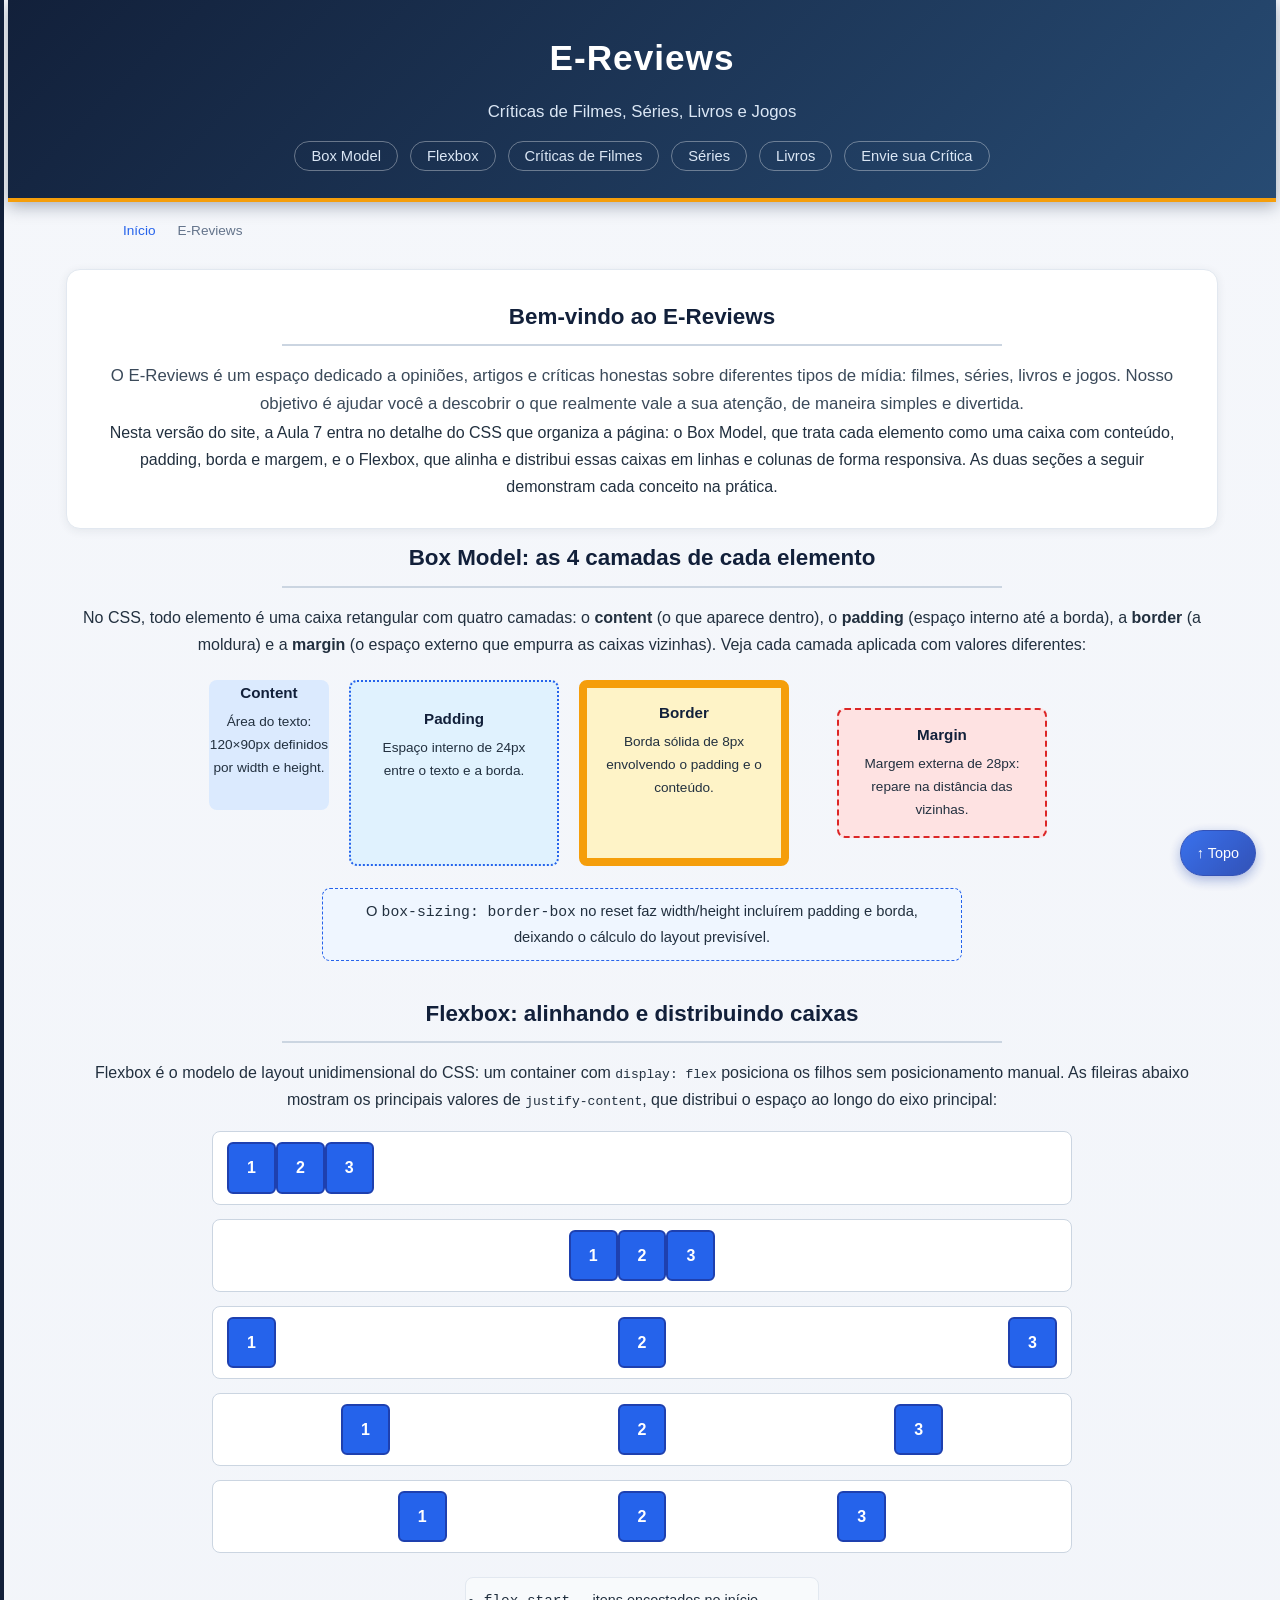
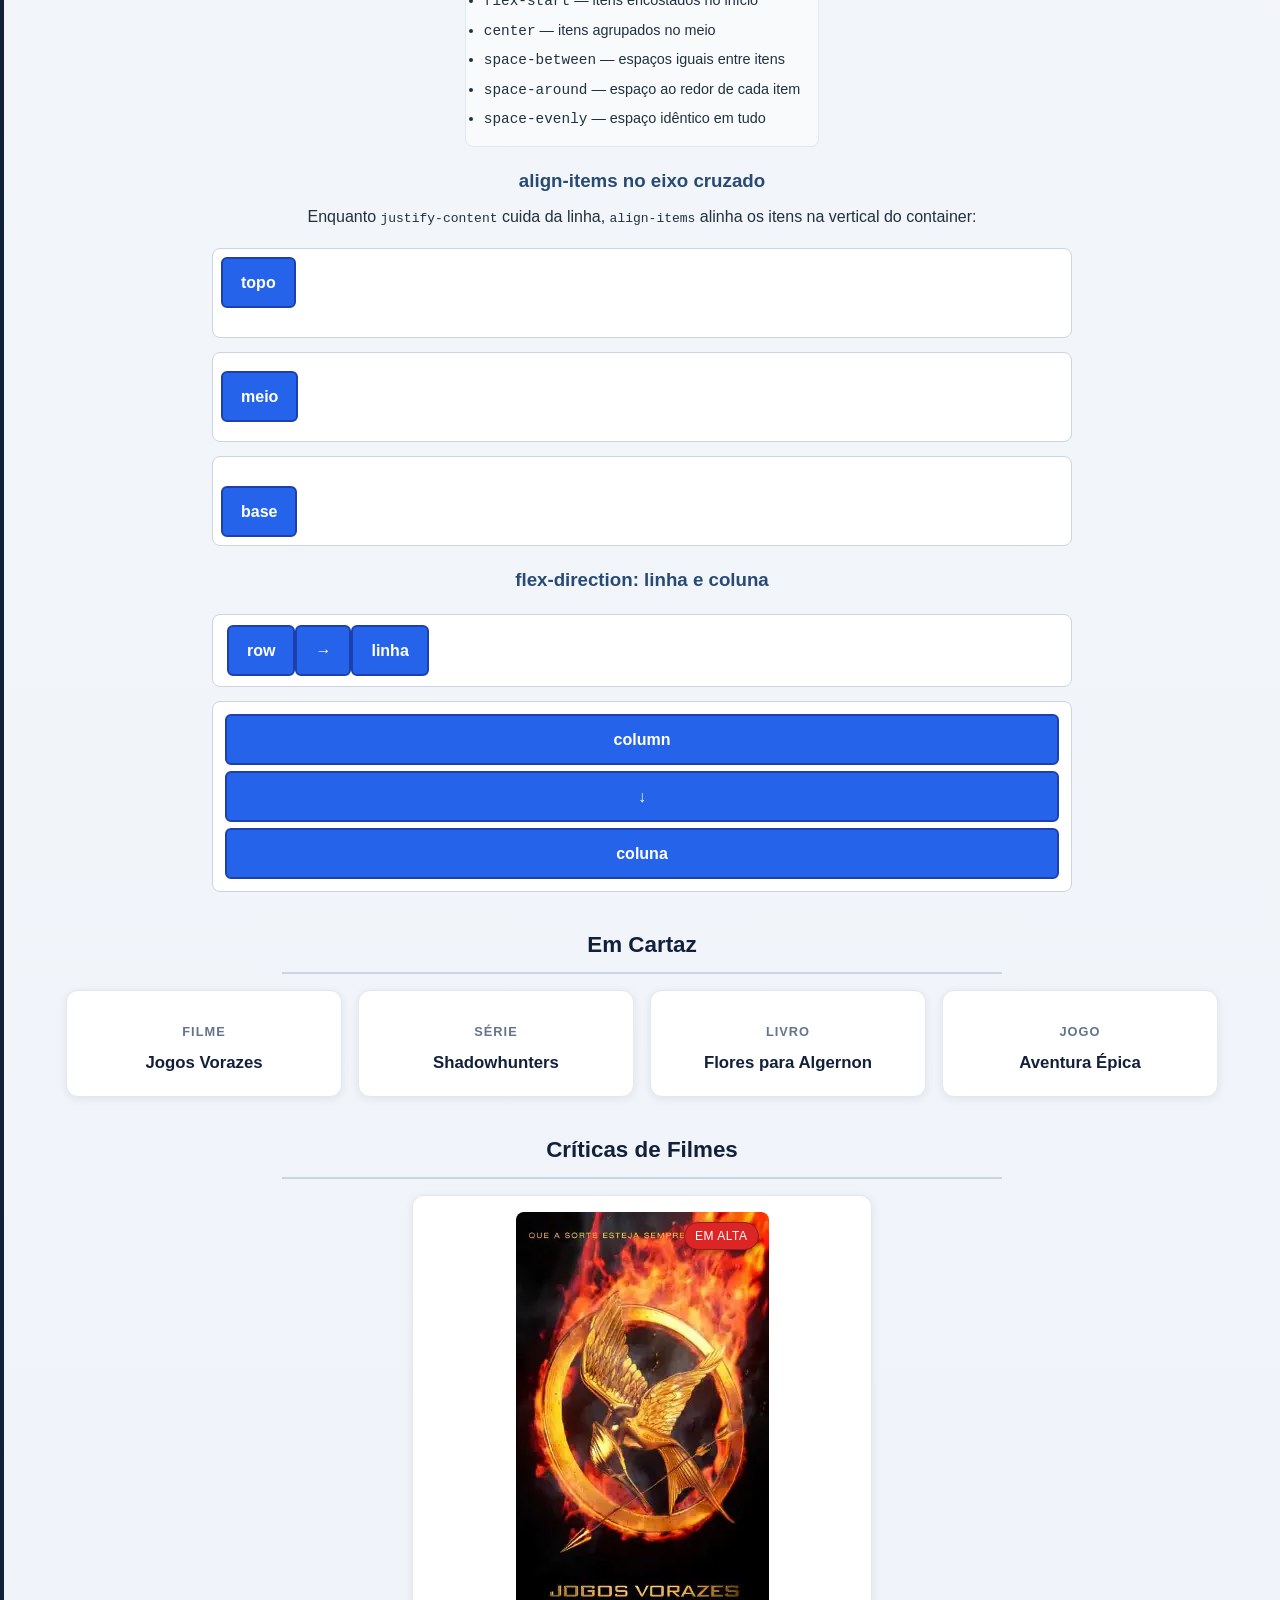
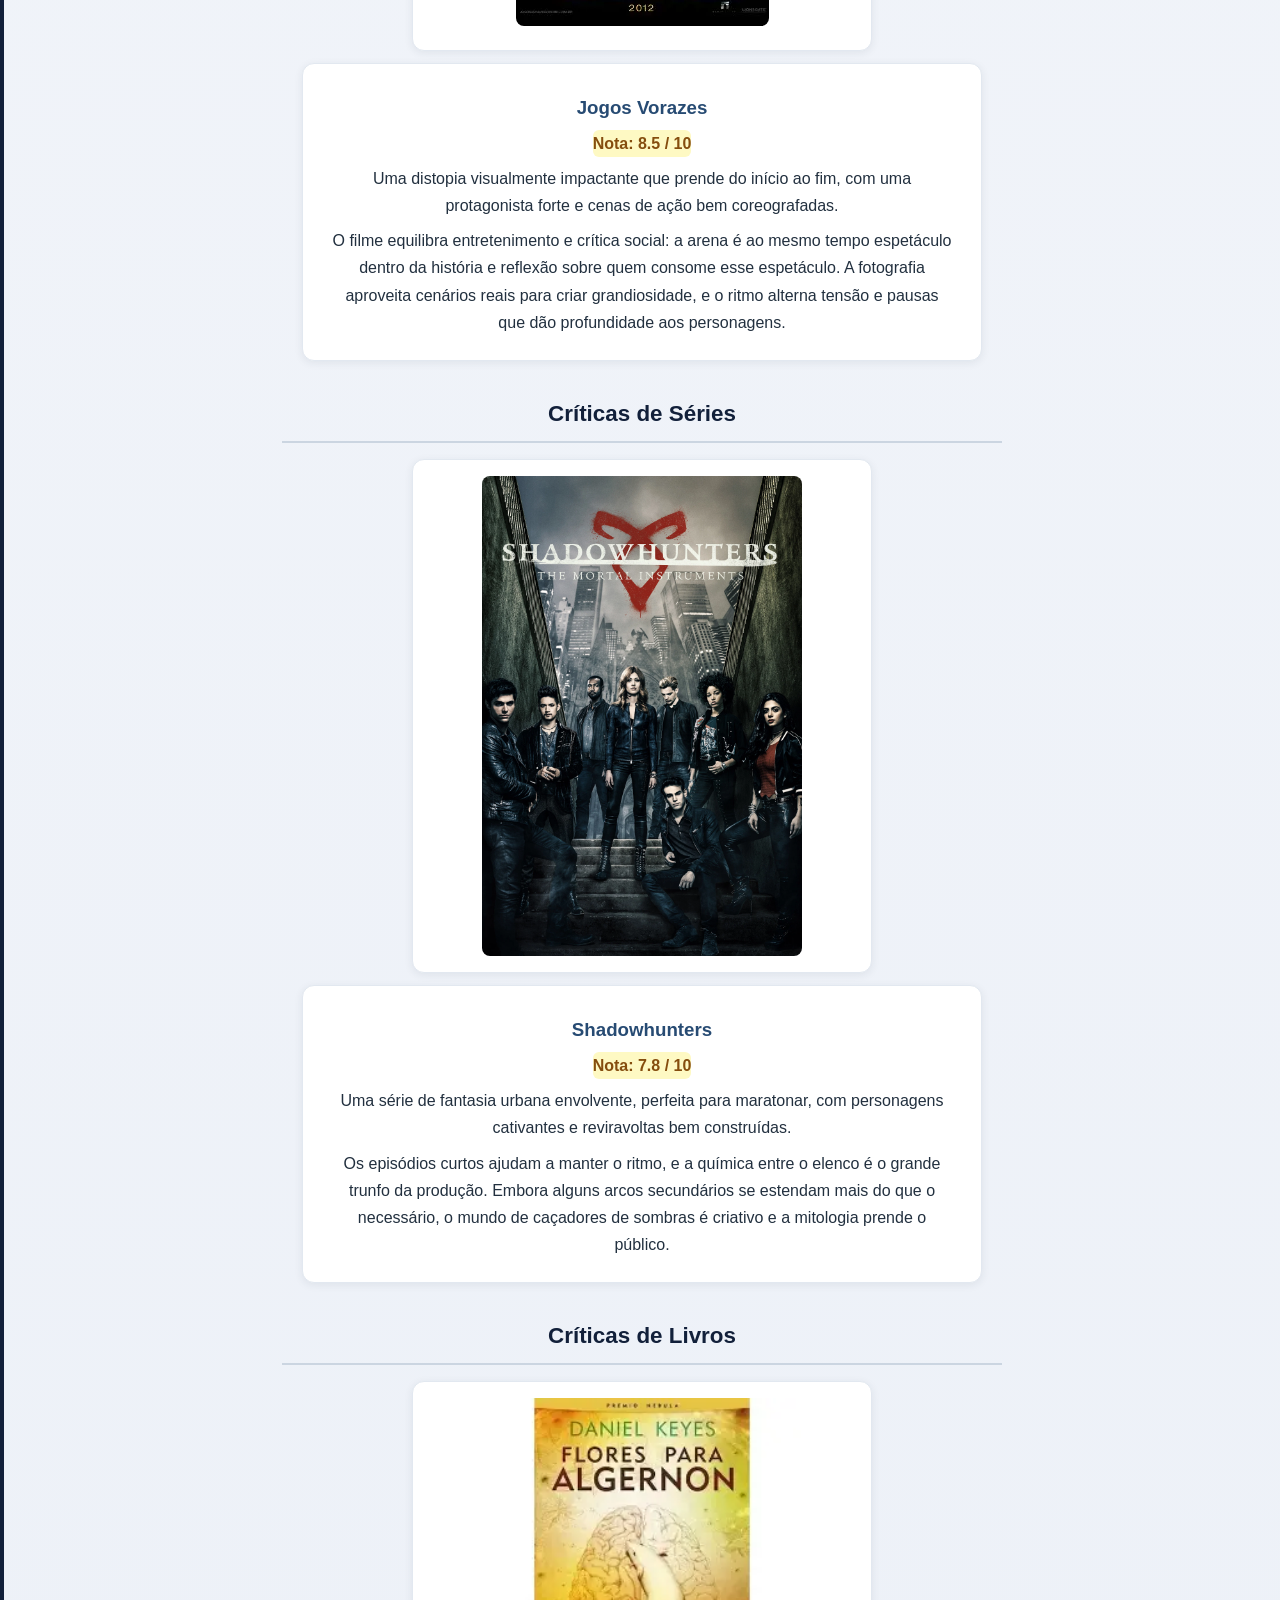
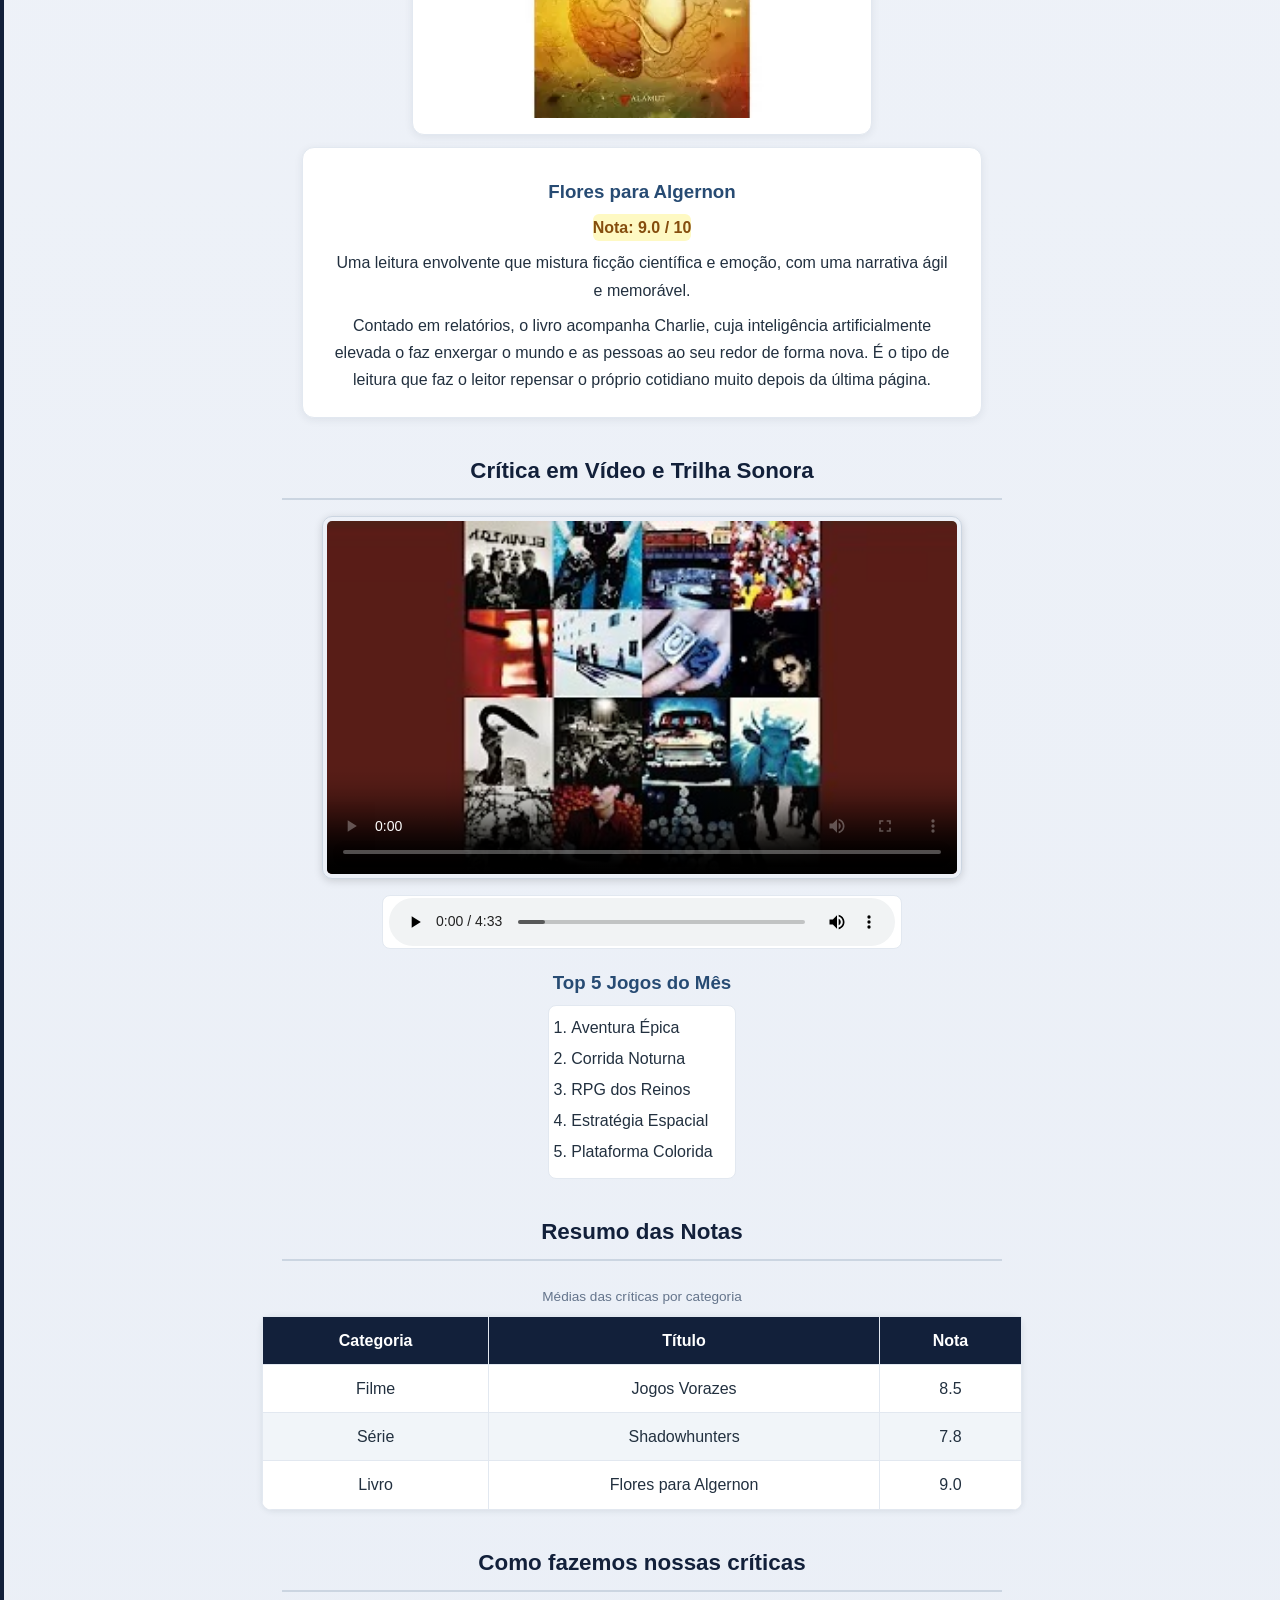
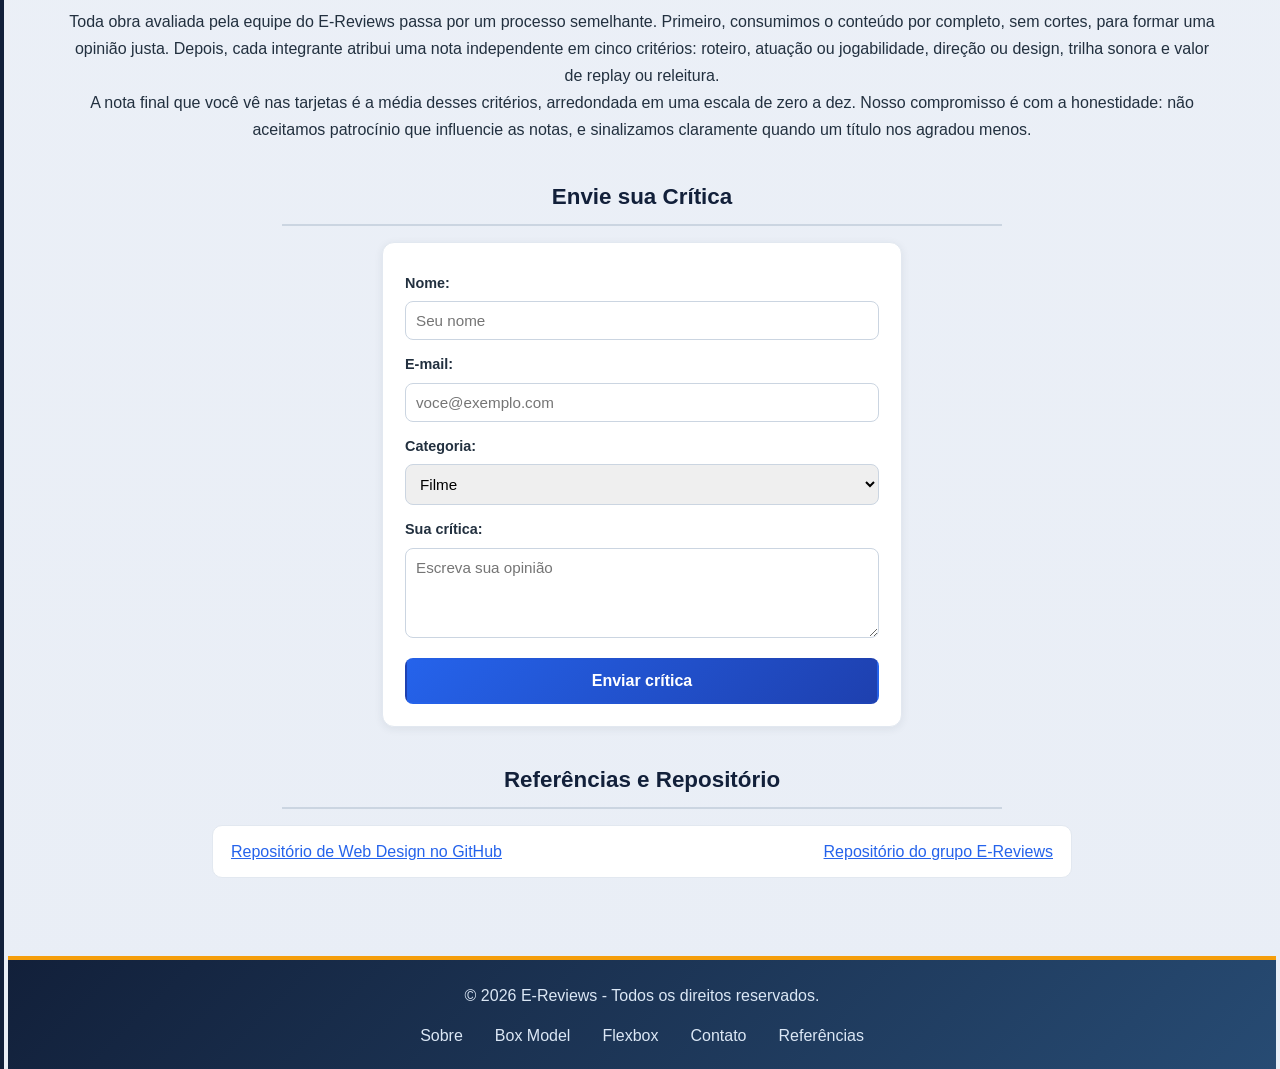
<file: Aula-7/index.html>
<!DOCTYPE html>
<!-- Declara o documento como HTML5 e define o idioma pt-BR.
     SEO: o atributo lang ajuda buscadores e leitores de tela a entender o idioma. -->
<html lang="pt-BR">

<head>
    <!-- charset: garante que acentos e caracteres especiais sejam lidos corretamente -->
    <meta charset="UTF-8">

    <!-- viewport: essencial para responsividade, fator de ranqueamento no Google -->
    <meta name="viewport" content="width=device-width, initial-scale=1.0">

    <!-- SEO: título único e descritivo, com a palavra-chave principal no início -->
    <title>E-Reviews | Críticas de Filmes, Séries, Livros e Jogos</title>

    <!-- SEO: meta description clara com até ~155 caracteres, usada como resumo nos resultados -->
    <meta name="description" content="E-Reviews: opiniões, artigos e críticas honestas sobre filmes, séries, livros e jogos. Descubra o que vale sua atenção.">

    <!-- SEO: palavras-chave relacionadas ao conteúdo (uso moderado, sem exagero) -->
    <meta name="keywords" content="críticas, reviews, filmes, séries, livros, jogos, entretenimento">

    <!-- SEO: autor da página -->
    <meta name="author" content="Grupo E - E-Reviews">

    <!-- SEO: permite a indexação por padrão (evita bloquear conteúdo principal) -->
    <meta name="robots" content="index, follow">

    <!-- SEO: tag canonical aponta a URL principal, evitando penalização por conteúdo duplicado -->
    <link rel="canonical" href="https://e-reviews.vercel.app/">

    <!-- Open Graph: melhora a pré-visualização quando a página é compartilhada em redes sociais -->
    <meta property="og:title" content="E-Reviews | Críticas de Filmes, Séries, Livros e Jogos">
    <meta property="og:description" content="Opiniões, artigos e críticas honestas sobre filmes, séries, livros e jogos.">
    <meta property="og:type" content="website">
    <meta property="og:url" content="https://e-reviews.vercel.app/">
    <meta property="og:image" content="imagens/capa_do_video.jpeg">
    <meta property="og:locale" content="pt_BR">

    <!-- Favicon: reforça a identidade visual e pode aumentar a taxa de cliques (CTR) -->
    <link rel="icon" href="imagens/capa_do_video.jpeg" type="image/jpeg">

    <!-- AULA 7 (item 1): conexão do HTML com o CSS EXTERNO pela tag <link>.
         Toda a estilização (Box Model + Flexbox) vive no style.css -->
    <link rel="stylesheet" href="style.css">

    <!-- SEO: os dados estruturados JSON-LD (schema.org WebSite) foram movidos
         para script.js como referência do bloco aplicado no site do grupo -->
</head>

<body>

    <!-- CABEÇALHO: elemento de Box Model completo (content + padding + border-bottom + margin).
         position: sticky mantém o menu fixo no topo ao rolar -->
    <header class="topo" id="inicio">
        <!-- SEO: apenas UM h1 por página, descrevendo o assunto principal -->
        <h1>E-Reviews</h1>
        <h2 class="subtitulo">Críticas de Filmes, Séries, Livros e Jogos</h2>

        <!-- FLEXBOX #1: navegação principal em linha.
             display: flex + justify-content: center + gap distribuem os itens -->
        <nav aria-label="Navegação principal">
            <ul class="menu-flex">
                <li><a href="#box-model">Box Model</a></li>
                <li><a href="#flexbox">Flexbox</a></li>
                <li><a href="#filmes">Críticas de Filmes</a></li>
                <li><a href="#series">Séries</a></li>
                <li><a href="#livros">Livros</a></li>
                <li><a href="#enviar">Envie sua Crítica</a></li>
            </ul>
        </nav>
    </header>

    <!-- BREADCRUMB: trilha de navegação.
         FLEXBOX #2: <ol> com display: flex + gap, sem marcadores -->
    <nav class="breadcrumb" aria-label="Trilha de navegação">
        <ol>
            <li><a href="index.html">Início</a></li>
            <li>E-Reviews</li>
        </ol>
    </nav>

    <!-- CONTEÚDO PRINCIPAL: tag semântica <main> delimita o corpo da página -->
    <main>

        <!-- ============================================================
             SEÇÃO DE APRESENTAÇÃO (hero)
             Box Model: content (textos), padding 28px, border e margin
             ============================================================ -->
        <section class="hero" id="introducao">
            <h2>Bem-vindo ao E-Reviews</h2>

            <p id="introducao-texto">
                O E-Reviews é um espaço dedicado a opiniões, artigos e críticas
                honestas sobre diferentes tipos de mídia: filmes, séries, livros
                e jogos. Nosso objetivo é ajudar você a descobrir o que realmente
                vale a sua atenção, de maneira simples e divertida.
            </p>

            <p>
                Nesta versão do site, a Aula 7 entra no detalhe do CSS que organiza
                a página: o Box Model, que trata cada elemento como uma caixa com
                conteúdo, padding, borda e margem, e o Flexbox, que alinha e
                distribui essas caixas em linhas e colunas de forma responsiva.
                As duas seções a seguir demonstram cada conceito na prática.
            </p>
        </section>

        <!-- ============================================================
             NOVA SEÇÃO (Aula 7 / item 2): BOX MODEL
             Cada .box-item é um dos elementos que recebem valores de
             content, padding, border e margin no CSS (20 elementos no
             total da página — ver README). Os quatro primeiros caixas
             destacam uma camada cada do modelo.
             ============================================================ -->
        <section id="box-model">
            <h2>Box Model: as 4 camadas de cada elemento</h2>

            <p>
                No CSS, todo elemento é uma caixa retangular com quatro camadas:
                o <strong>content</strong> (o que aparece dentro), o
                <strong>padding</strong> (espaço interno até a borda), a
                <strong>border</strong> (a moldura) e a <strong>margin</strong>
                (o espaço externo que empurra as caixas vizinhas). Veja cada
                camada aplicada com valores diferentes:
            </p>

            <!-- FLEXBOX #3: container dos 4 exemplos lado a lado, quebrando no mobile -->
            <div class="box-demo">
                <!-- Caixa 1: conteúdo estreito, sem camadas extras -->
                <div class="box-item box-content">
                    <h3>Content</h3>
                    <p>Área do texto: 120×90px definidos por width e height.</p>
                </div>

                <!-- Caixa 2: padding grande empurrando o conteúdo para dentro -->
                <div class="box-item box-padding">
                    <h3>Padding</h3>
                    <p>Espaço interno de 24px entre o texto e a borda.</p>
                </div>

                <!-- Caixa 3: border espessa destacando a moldura -->
                <div class="box-item box-border">
                    <h3>Border</h3>
                    <p>Borda sólida de 8px envolvendo o padding e o conteúdo.</p>
                </div>

                <!-- Caixa 4: margin externa separando a caixa das vizinhas -->
                <div class="box-item box-margin">
                    <h3>Margin</h3>
                    <p>Margem externa de 28px: repare na distância das vizinhas.</p>
                </div>
            </div>

            <p class="dica">
                O <code>box-sizing: border-box</code> no reset faz width/height
                incluírem padding e borda, deixando o cálculo do layout previsível.
            </p>
        </section>

        <!-- ============================================================
             NOVA SEÇÃO (Aula 7 / item 3): FLEXBOX
             Demonstração visual dos valores de justify-content e
             align-items, propriedades usadas para organizar os elementos
             de forma responsiva.
             ============================================================ -->
        <section id="flexbox">
            <h2>Flexbox: alinhando e distribuindo caixas</h2>

            <p>
                Flexbox é o modelo de layout unidimensional do CSS: um container
                com <code>display: flex</code> posiciona os filhos sem
                posicionamento manual. As fileiras abaixo mostram os principais
                valores de <code>justify-content</code>, que distribui o espaço
                ao longo do eixo principal:
            </p>

            <!-- FLEXBOX #4 a #8: cinco containers com justify-content diferente.
                 Cada container é também um elemento com padding/border/margin -->
            <div class="flex-galeria">
                <div class="flex-linha justify-start">
                    <span>1</span><span>2</span><span>3</span>
                </div>
                <div class="flex-linha justify-center">
                    <span>1</span><span>2</span><span>3</span>
                </div>
                <div class="flex-linha justify-between">
                    <span>1</span><span>2</span><span>3</span>
                </div>
                <div class="flex-linha justify-around">
                    <span>1</span><span>2</span><span>3</span>
                </div>
                <div class="flex-linha justify-evenly">
                    <span>1</span><span>2</span><span>3</span>
                </div>
            </div>

            <ul class="legendas">
                <li><code>flex-start</code> — itens encostados no início</li>
                <li><code>center</code> — itens agrupados no meio</li>
                <li><code>space-between</code> — espaços iguais entre itens</li>
                <li><code>space-around</code> — espaço ao redor de cada item</li>
                <li><code>space-evenly</code> — espaço idêntico em tudo</li>
            </ul>

            <h3>align-items no eixo cruzado</h3>
            <p>
                Enquanto <code>justify-content</code> cuida da linha,
                <code>align-items</code> alinha os itens na vertical do container:
            </p>

            <!-- FLEXBOX #9 a #11: alinhamentos verticais flex-start, center, flex-end -->
            <div class="flex-galeria">
                <div class="flex-coluna-alta align-start">
                    <span>topo</span>
                </div>
                <div class="flex-coluna-alta align-center">
                    <span>meio</span>
                </div>
                <div class="flex-coluna-alta align-end">
                    <span>base</span>
                </div>
            </div>

            <h3>flex-direction: linha e coluna</h3>
            <!-- FLEXBOX #12 e #13: row (padrão) e column no mesmo estilo de caixa -->
            <div class="flex-galeria">
                <div class="flex-linha dir-row">
                    <span>row</span><span>→</span><span>linha</span>
                </div>
                <div class="flex-bloco dir-column">
                    <span>column</span><span>↓</span><span>coluna</span>
                </div>
            </div>
        </section>

        <!-- ============================================================
             SEÇÃO "EM CARTAZ" (herdada da Aula 6)
             FLEXBOX #14: .featured com space-between + stretch + wrap
             ============================================================ -->
        <section id="em-cartaz">
            <h2>Em Cartaz</h2>

            <div class="featured">
                <div class="featured-card">
                    <h3>Filme</h3>
                    <p>Jogos Vorazes</p>
                </div>
                <div class="featured-card">
                    <h3>Série</h3>
                    <p>Shadowhunters</p>
                </div>
                <div class="featured-card">
                    <h3>Livro</h3>
                    <p>Flores para Algernon</p>
                </div>
                <div class="featured-card">
                    <h3>Jogo</h3>
                    <p>Aventura Épica</p>
                </div>
            </div>
        </section>

        <!-- ============================================================
             SEÇÃO DE FILMES
             .critica é um elemento de Box Model completo: content (h3,
             imagem e parágrafos), padding 16px, border 1px e margin auto
             ============================================================ -->
        <section id="filmes">
            <h2>Críticas de Filmes</h2>

            <!-- article .critica-img-wrap: position relative para o selo absoluto -->
            <article class="critica">
                <div class="critica-img">
                    <img src="imagens/filme-jogos_vorazes.webp"
                         alt="Cena do filme Jogos Vorazes, distopia de aventura e sobrevivência"
                         width="300" height="200" loading="lazy">
                    <span class="badge">Em alta</span>
                </div>
            </article>

            <article class="critica-texto">
                <h3>Jogos Vorazes</h3>
                <p class="nota">Nota: 8.5 / 10</p>
                <p>
                    Uma distopia visualmente impactante que prende do início ao fim,
                    com uma protagonista forte e cenas de ação bem coreografadas.
                </p>
                <p>
                    O filme equilibra entretenimento e crítica social: a arena é
                    ao mesmo tempo espetáculo dentro da história e reflexão sobre
                    quem consome esse espetáculo. A fotografia aproveita cenários
                    reais para criar grandiosidade, e o ritmo alterna tensão e
                    pausas que dão profundidade aos personagens.
                </p>
            </article>
        </section>

        <!-- ============================================================
             SEÇÃO DE SÉRIES
             ============================================================ -->
        <section id="series">
            <h2>Críticas de Séries</h2>

            <article class="critica">
                <img src="imagens/serie-shadowhunters.webp"
                     alt="Elenco de Shadowhunters em cena de fantasia urbana"
                     width="300" height="200" loading="lazy">
            </article>

            <article class="critica-texto">
                <h3>Shadowhunters</h3>
                <p class="nota">Nota: 7.8 / 10</p>
                <p>
                    Uma série de fantasia urbana envolvente, perfeita para maratonar,
                    com personagens cativantes e reviravoltas bem construídas.
                </p>
                <p>
                    Os episódios curtos ajudam a manter o ritmo, e a química entre
                    o elenco é o grande trunfo da produção. Embora alguns arcos
                    secundários se estendam mais do que o necessário, o mundo de
                    caçadores de sombras é criativo e a mitologia prende o público.
                </p>
            </article>
        </section>

        <!-- ============================================================
             SEÇÃO DE LIVROS
             ============================================================ -->
        <section id="livros">
            <h2>Críticas de Livros</h2>

            <article class="critica">
                <img src="imagens/livro-flores_algernon.webp"
                     alt="Capa do livro Flores para Algernon, romance de ficção científica"
                     width="300" height="200" loading="lazy">
            </article>

            <article class="critica-texto">
                <h3>Flores para Algernon</h3>
                <p class="nota">Nota: 9.0 / 10</p>
                <p>
                    Uma leitura envolvente que mistura ficção científica e emoção,
                    com uma narrativa ágil e memorável.
                </p>
                <p>
                    Contado em relatórios, o livro acompanha Charlie, cuja
                    inteligência artificialmente elevada o faz enxergar o mundo e
                    as pessoas ao seu redor de forma nova. É o tipo de leitura que
                    faz o leitor repensar o próprio cotidiano muito depois da
                    última página.
                </p>
            </article>
        </section>

        <!-- ============================================================
             SEÇÃO DE MÍDIAS: vídeo, áudio e ranking
             FLEXBOX #15: .midias empilha vídeo e áudio em coluna
             ============================================================ -->
        <section id="jogos">
            <h2>Crítica em Vídeo e Trilha Sonora</h2>

            <div class="midias">
                <!-- Mídia: vídeo com controls, largura e poster (imagem de capa) -->
                <video controls width="320" poster="imagens/capa_do_video.jpeg">
                    <source src="video/video.mp4" type="video/mp4">
                    Seu navegador não suporta vídeo.
                </video>

                <!-- Mídia: áudio com duas fontes para compatibilidade entre navegadores -->
                <audio controls>
                    <source src="audio/musica.mp3" type="audio/mpeg">
                    <source src="audio/musica.ogg" type="audio/ogg">
                    Seu navegador não suporta áudio.
                </audio>
            </div>

            <!-- SEO: lista ordenada com os melhores jogos (conteúdo escaneável) -->
            <h3>Top 5 Jogos do Mês</h3>
            <ol class="ranking">
                <li>Aventura Épica</li>
                <li>Corrida Noturna</li>
                <li>RPG dos Reinos</li>
                <li>Estratégia Espacial</li>
                <li>Plataforma Colorida</li>
            </ol>
        </section>

        <!-- ============================================================
             SEÇÃO DE TABELA
             th e td são elementos de Box Model: content (texto),
             padding 10/14px, border 1px e margin 0 (reset)
             ============================================================ -->
        <section id="ranking-geral">
            <h2>Resumo das Notas</h2>

            <table>
                <caption>Médias das críticas por categoria</caption>
                <thead>
                    <tr>
                        <th scope="col">Categoria</th>
                        <th scope="col">Título</th>
                        <th scope="col">Nota</th>
                    </tr>
                </thead>
                <tbody>
                    <tr>
                        <td>Filme</td>
                        <td>Jogos Vorazes</td>
                        <td>8.5</td>
                    </tr>
                    <tr>
                        <td>Série</td>
                        <td>Shadowhunters</td>
                        <td>7.8</td>
                    </tr>
                    <tr>
                        <td>Livro</td>
                        <td>Flores para Algernon</td>
                        <td>9.0</td>
                    </tr>
                </tbody>
            </table>
        </section>

        <!-- ============================================================
             SEÇÃO DE METODOLOGIA: texto extra relevante para SEO
             ============================================================ -->
        <section id="metodologia">
            <h2>Como fazemos nossas críticas</h2>
            <p>
                Toda obra avaliada pela equipe do E-Reviews passa por um processo
                semelhante. Primeiro, consumimos o conteúdo por completo, sem
                cortes, para formar uma opinião justa. Depois, cada integrante
                atribui uma nota independente em cinco critérios: roteiro,
                atuação ou jogabilidade, direção ou design, trilha sonora e
                valor de replay ou releitura.
            </p>
            <p>
                A nota final que você vê nas tarjetas é a média desses critérios,
                arredondada em uma escala de zero a dez. Nosso compromisso é com
                a honestidade: não aceitamos patrocínio que influencie as notas,
                e sinalizamos claramente quando um título nos agradou menos.
            </p>
        </section>

        <!-- ============================================================
             SEÇÃO DE FORMULÁRIO
             FLEXBOX #16: form em coluna (flex-direction: column + gap)
             inputs recebem padding, border e margin próprios
             ============================================================ -->
        <section id="enviar">
            <h2>Envie sua Crítica</h2>

            <form>
                <label for="nome">Nome:</label>
                <input type="text" id="nome" name="nome" placeholder="Seu nome" required>

                <label for="email">E-mail:</label>
                <input type="email" id="email" name="email" placeholder="voce@exemplo.com" required>

                <label for="categoria">Categoria:</label>
                <select id="categoria" name="categoria">
                    <option value="filme">Filme</option>
                    <option value="serie">Série</option>
                    <option value="livro">Livro</option>
                    <option value="jogo">Jogo</option>
                </select>

                <label for="mensagem">Sua crítica:</label>
                <textarea id="mensagem" name="mensagem" rows="4" placeholder="Escreva sua opinião"></textarea>

                <button type="submit">Enviar crítica</button>
            </form>
        </section>

        <!-- ============================================================
             SEÇÃO DE LINKS EXTERNOS
             ============================================================ -->
        <section id="referencias">
            <h2>Referências e Repositório</h2>

            <!-- FLEXBOX #17: lista de links distribuída com space-between -->
            <ul class="links">
                <li>
                    <a href="https://github.com/NickPugles/Web_Design"
                       target="_blank"
                       rel="noopener noreferrer">
                        Repositório de Web Design no GitHub
                    </a>
                </li>
                <li>
                    <a href="https://github.com/Igor-SJ/e-reviews"
                       target="_blank"
                       rel="noopener noreferrer">
                        Repositório do grupo E-Reviews
                    </a>
                </li>
            </ul>
        </section>

    </main>

    <!-- Botão "voltar ao topo" com position: fixed no canto inferior direito -->
    <a href="#inicio" class="voltar-topo" aria-label="Voltar ao topo da página">↑ Topo</a>

    <!-- RODAPÉ: elementos de Box Model + FLEXBOX #18 nos links do rodapé -->
    <footer class="rodape">
        <p>&copy; 2026 E-Reviews - Todos os direitos reservados.</p>

        <nav aria-label="Links do rodapé">
            <a href="#introducao">Sobre</a>
            <a href="#box-model">Box Model</a>
            <a href="#flexbox">Flexbox</a>
            <a href="#enviar">Contato</a>
            <a href="#referencias">Referências</a>
        </nav>
    </footer>

</body>

</html>
</file>
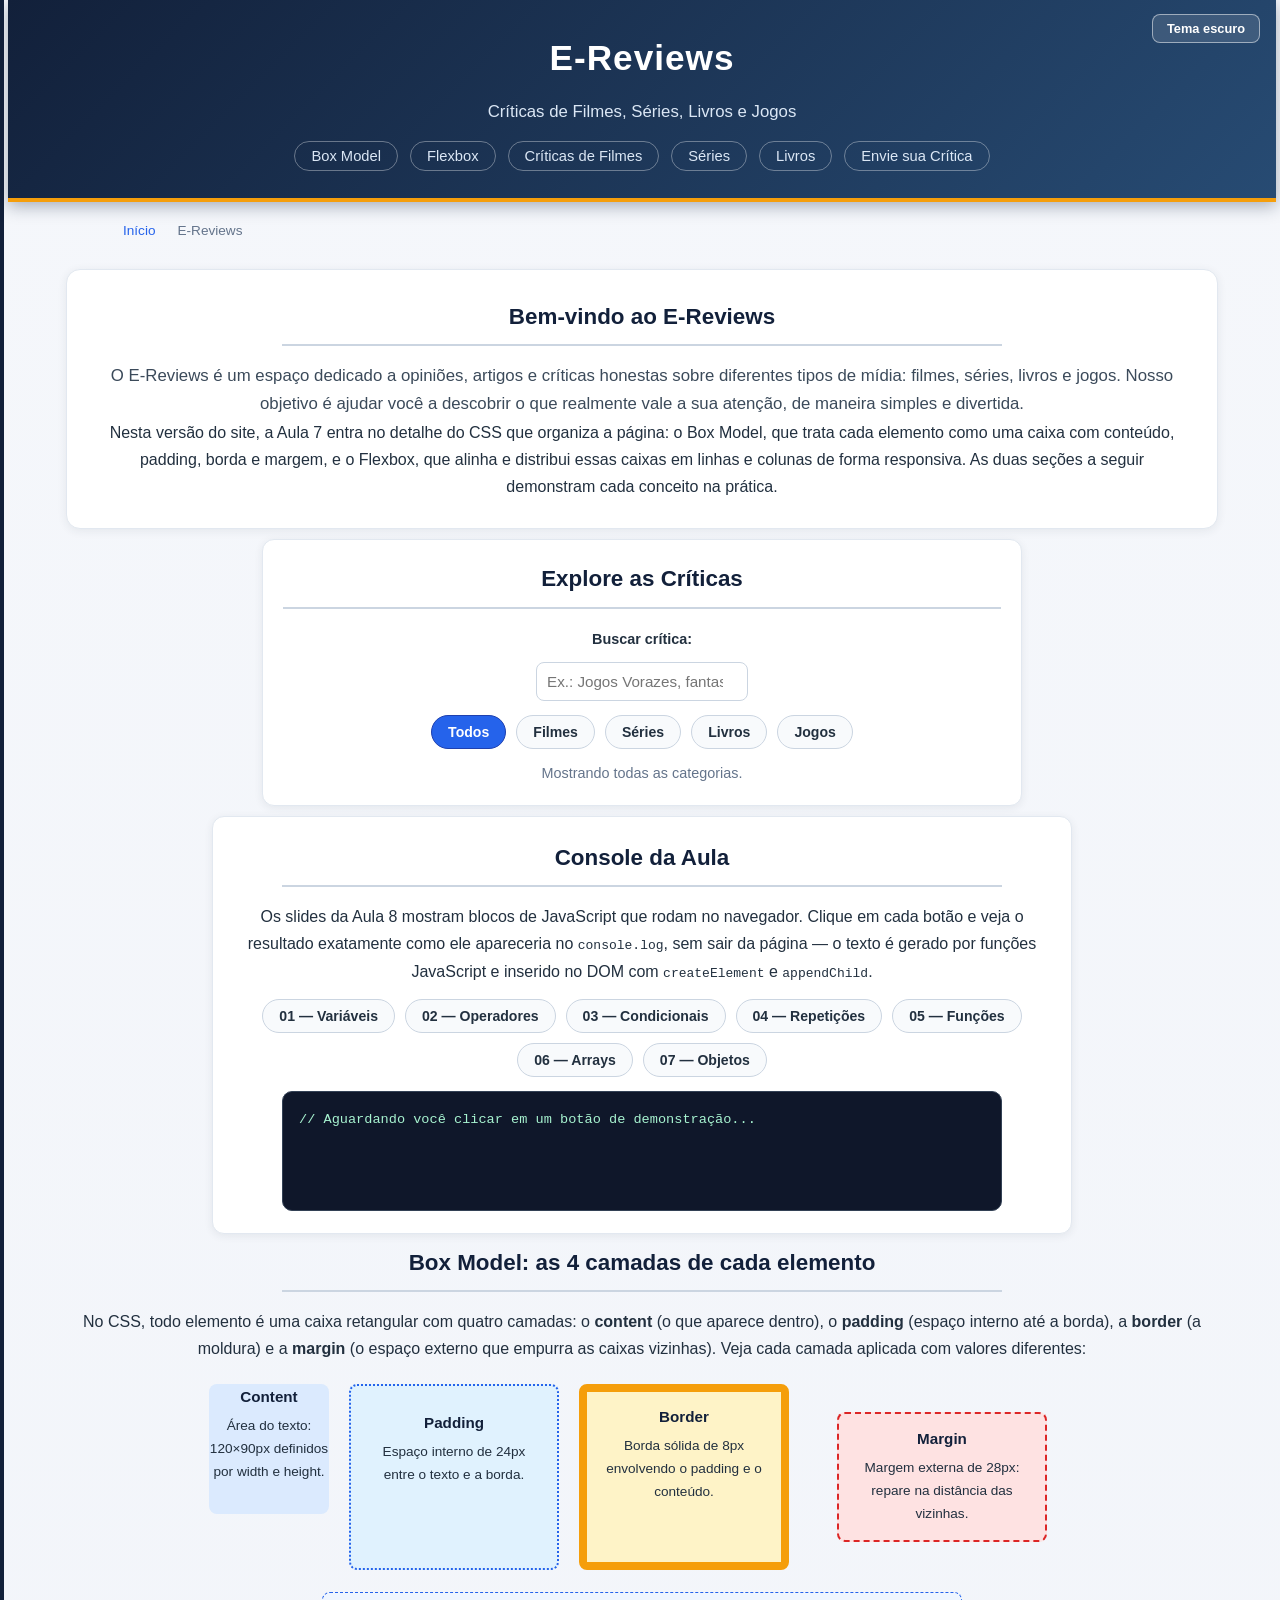
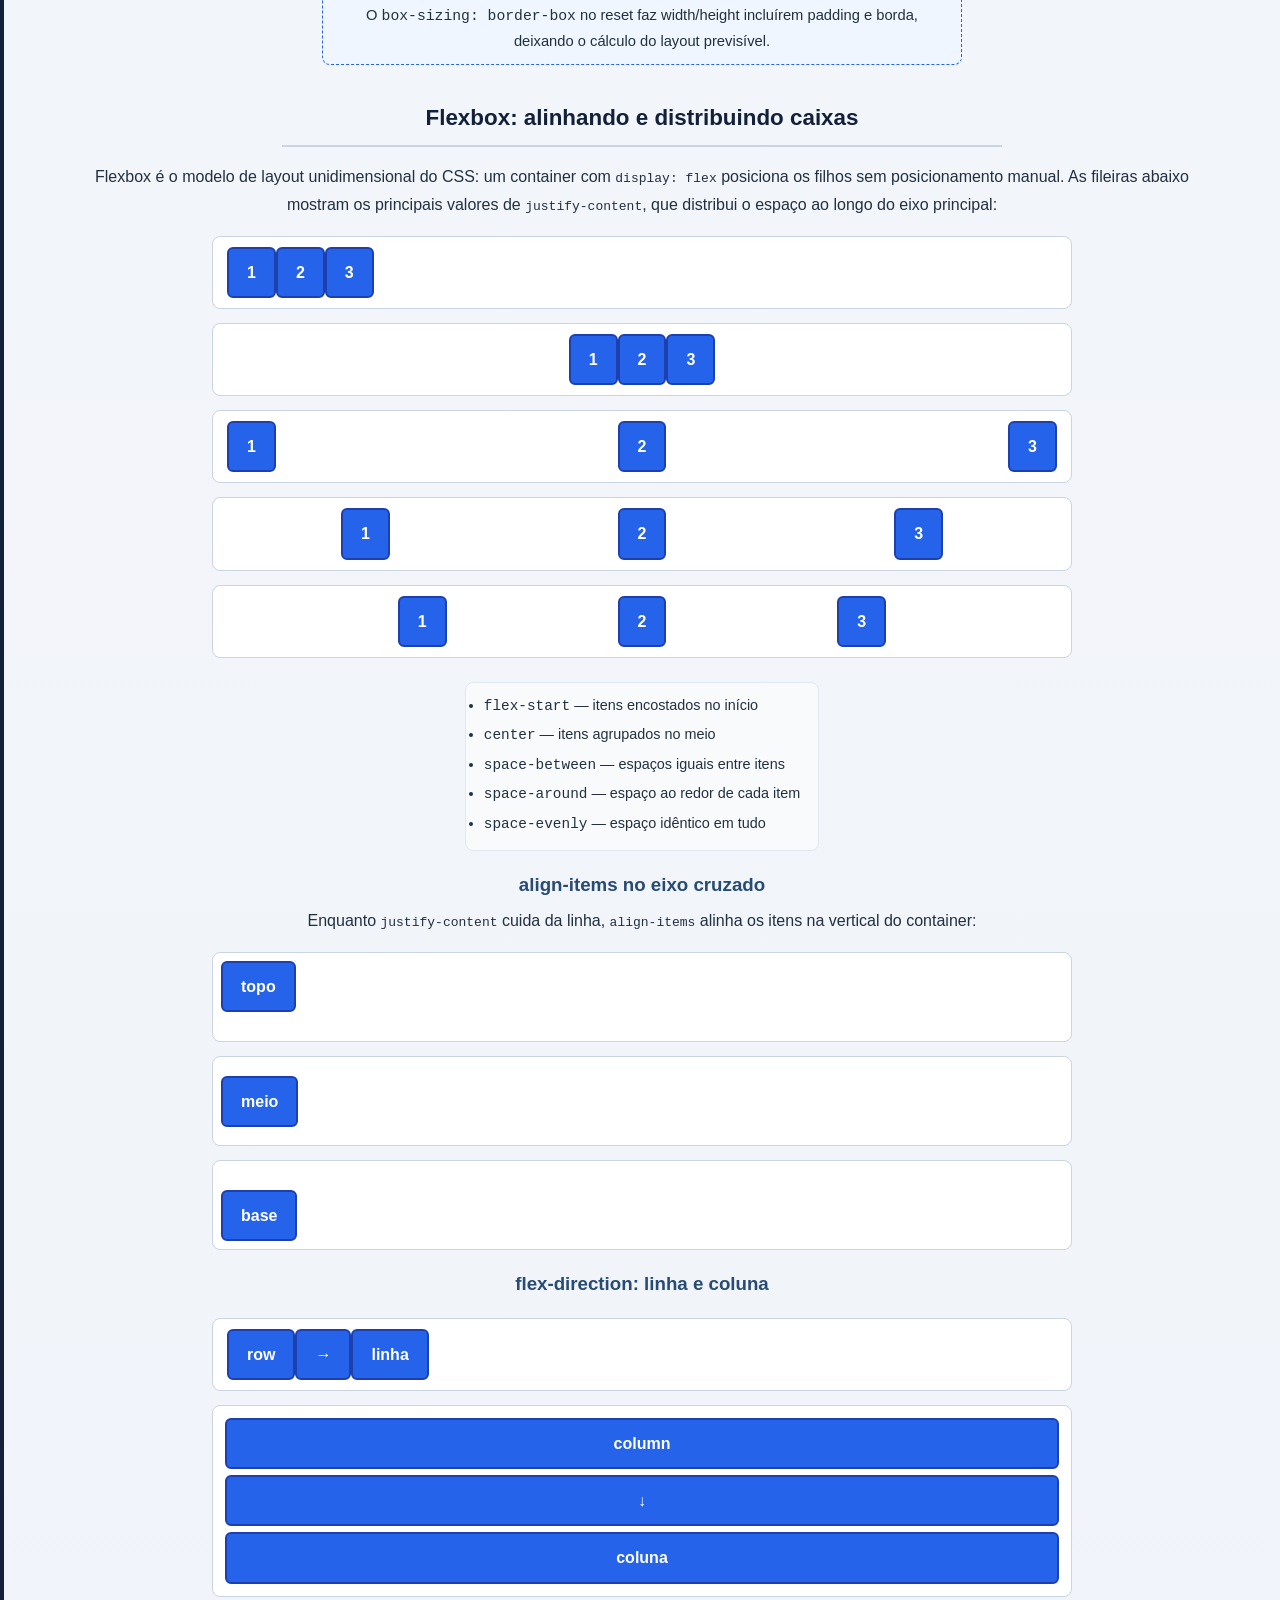
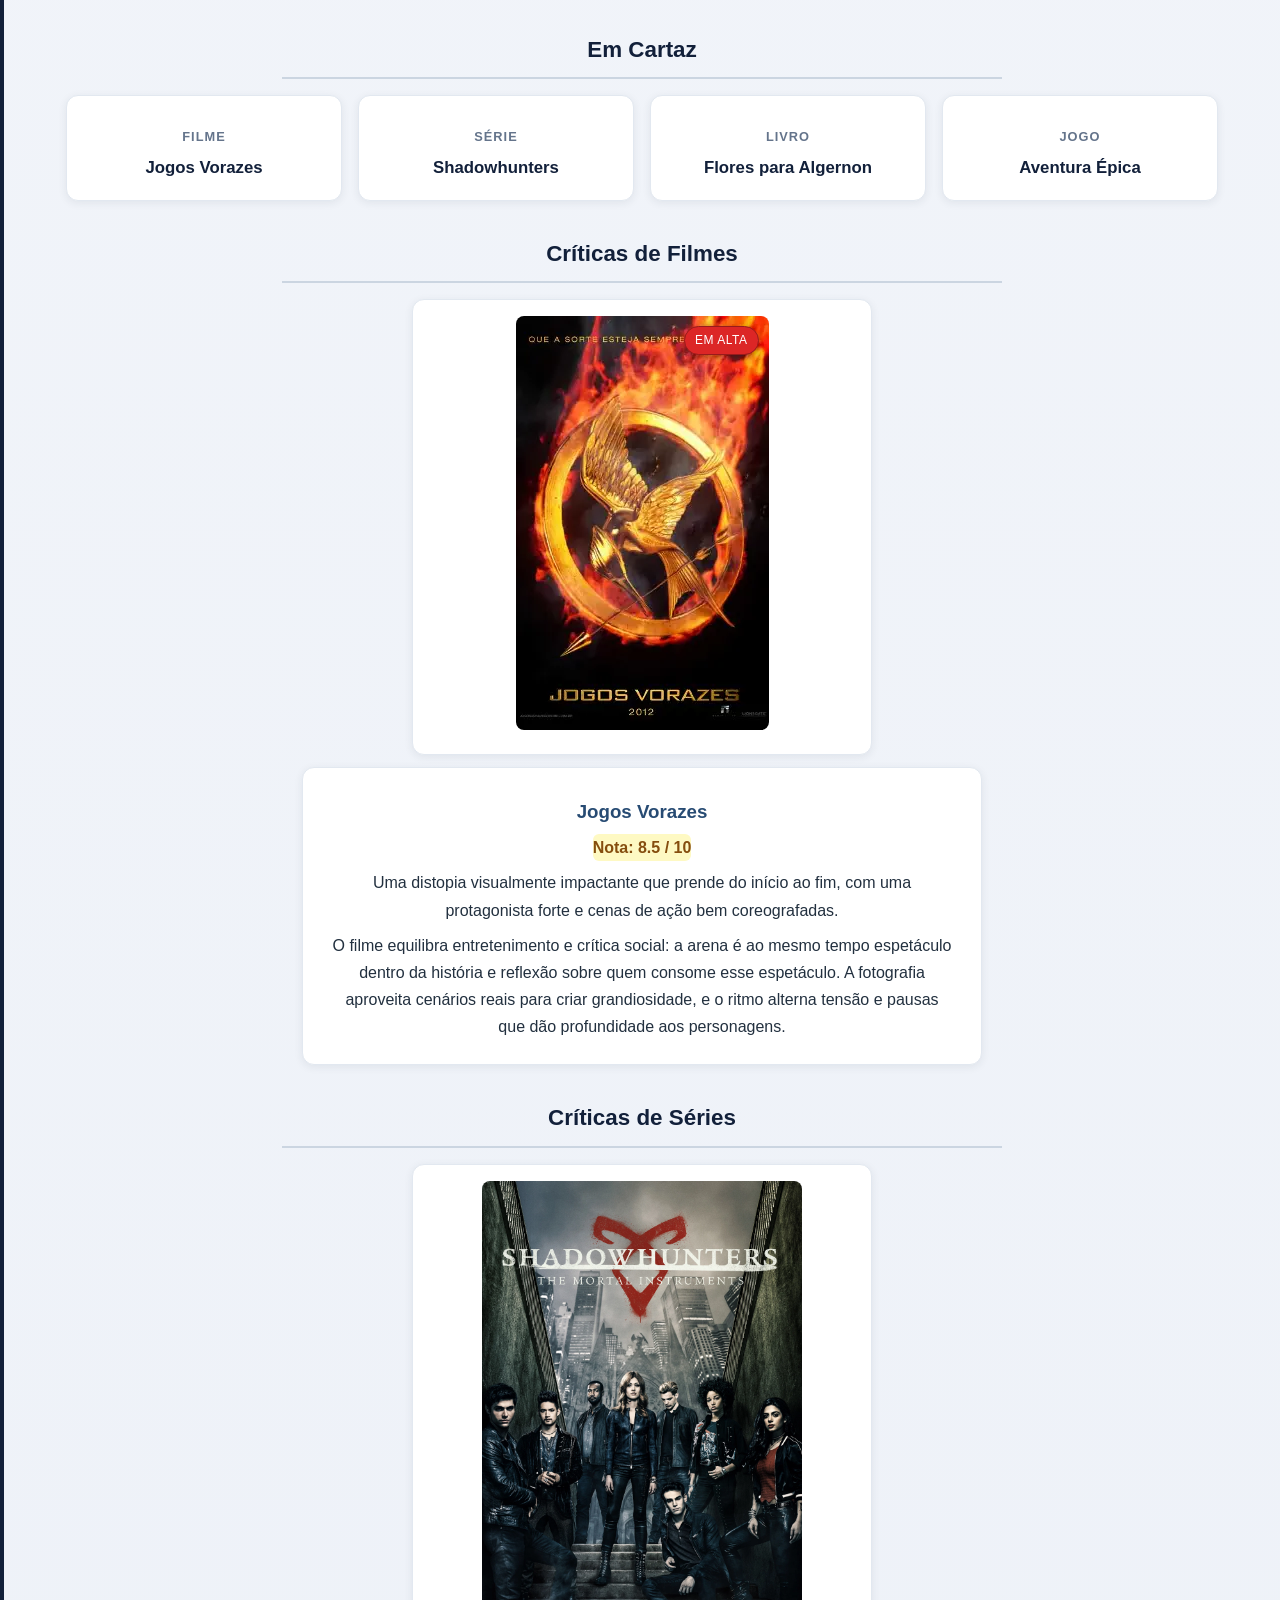
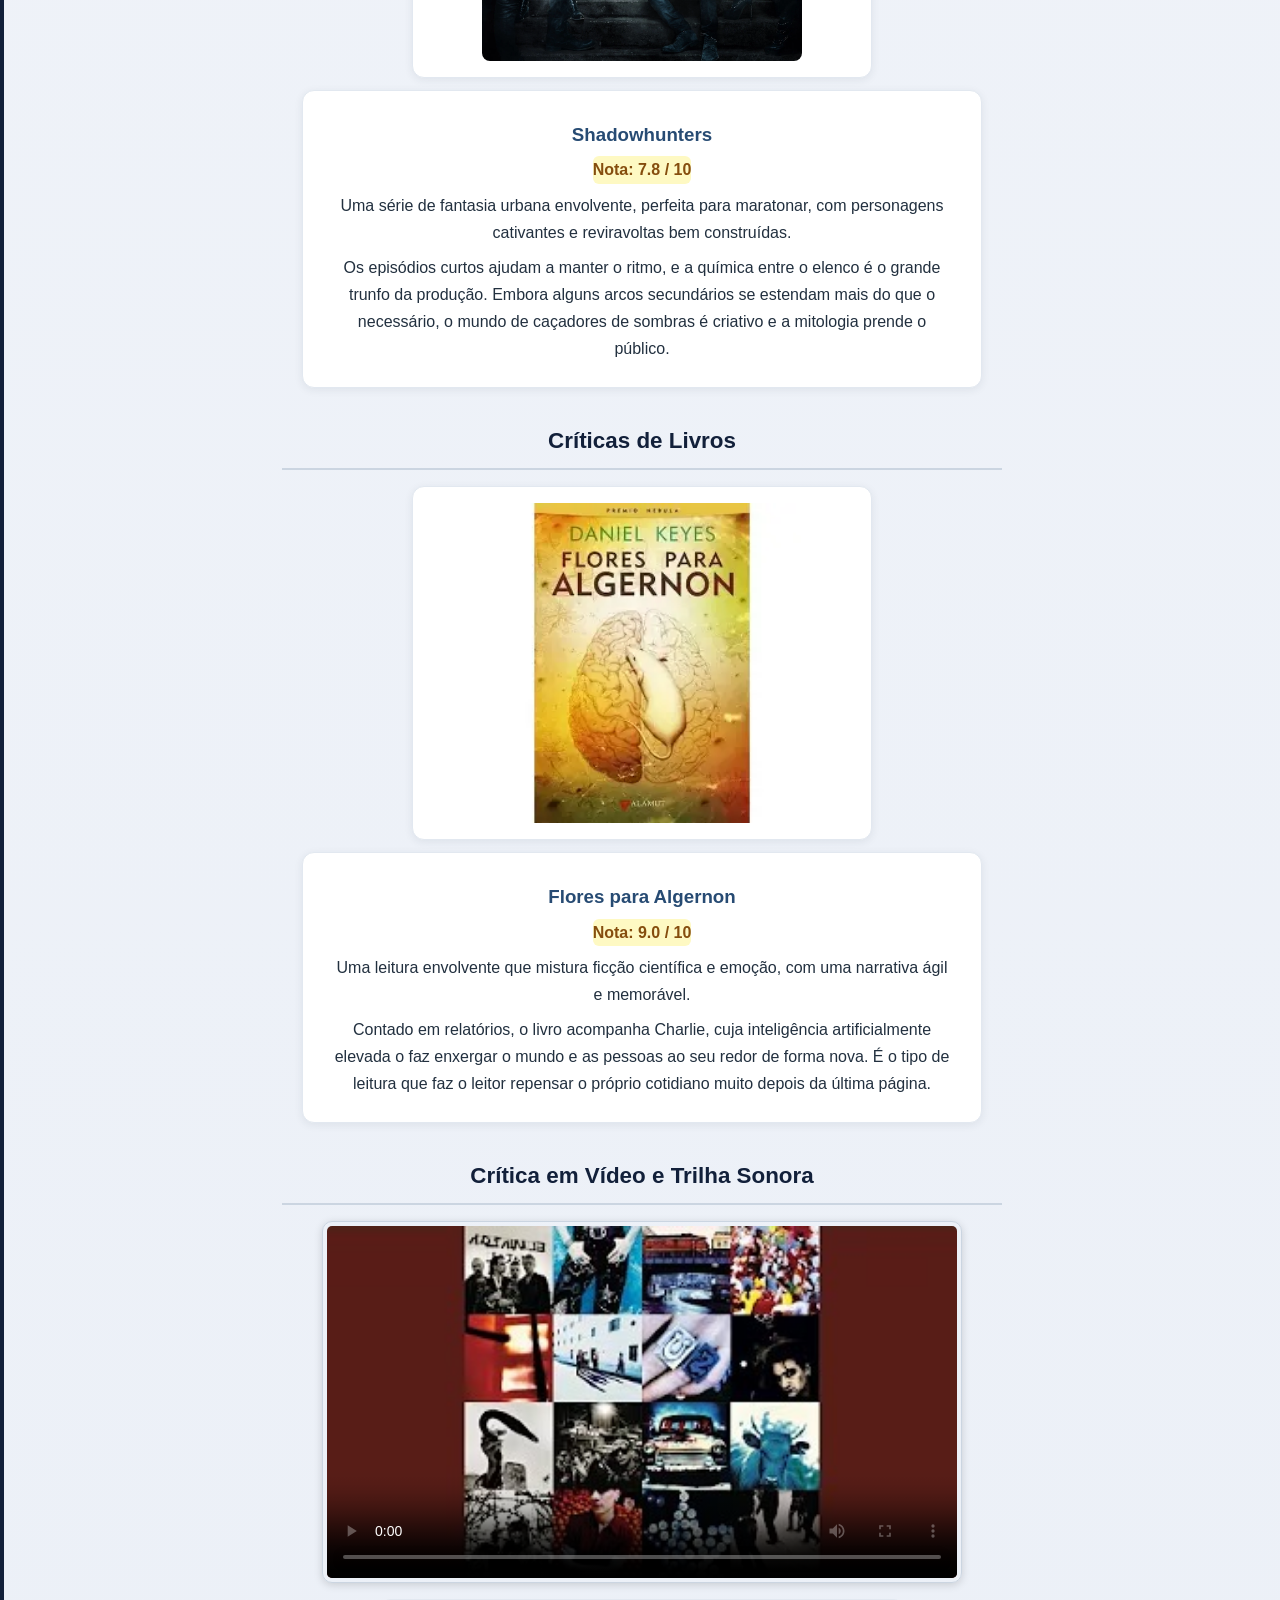
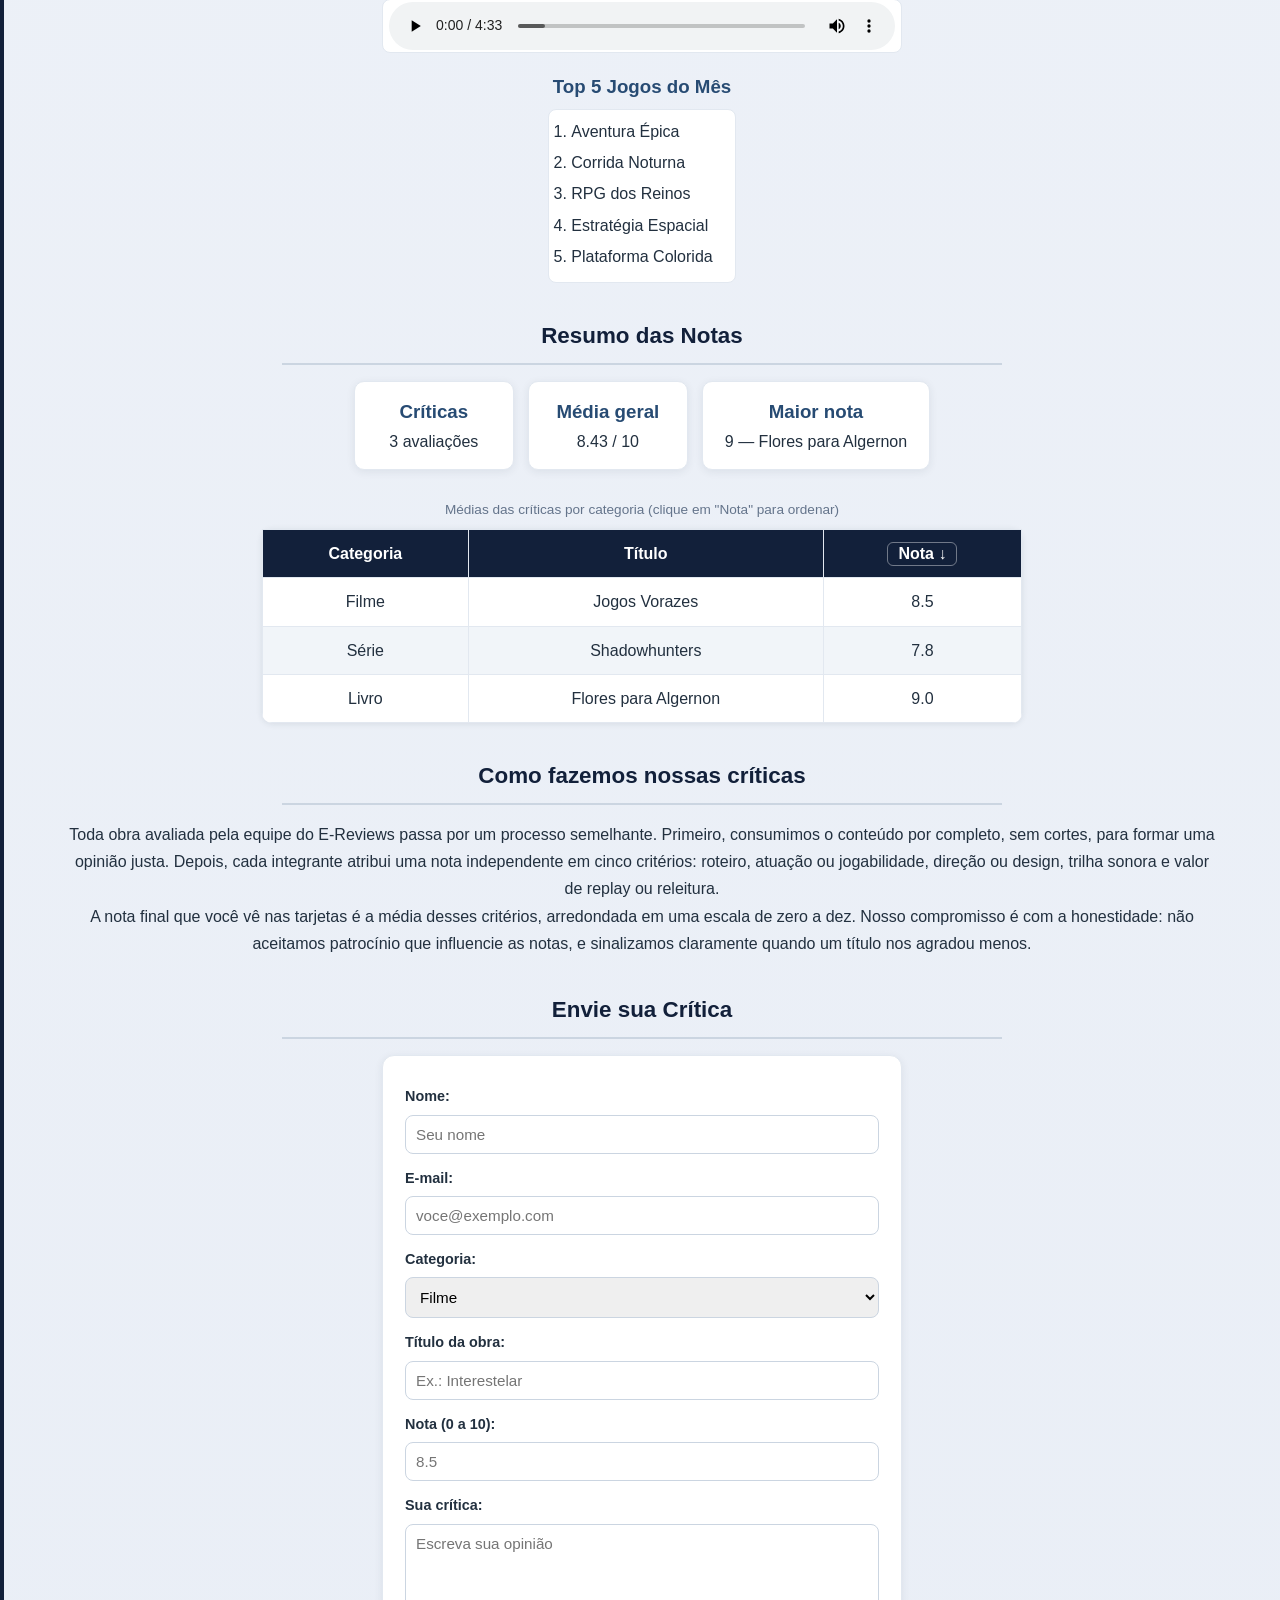
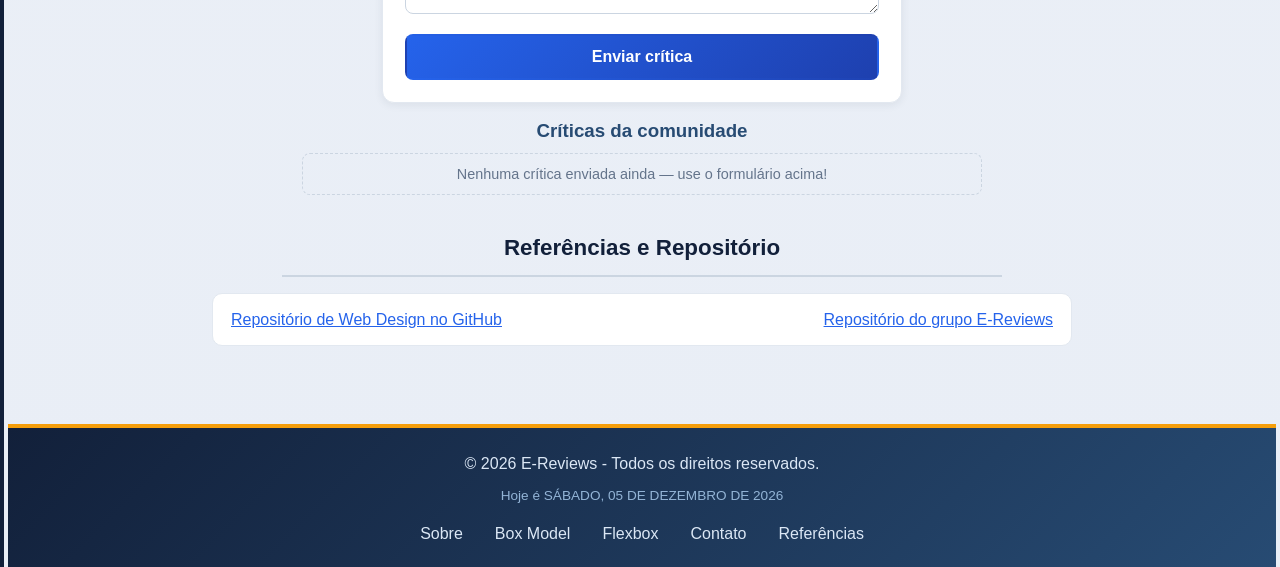
<file: Aula-8/index.html>
<!DOCTYPE html>
<!-- Declara o documento como HTML5 e define o idioma pt-BR.
     SEO: o atributo lang ajuda buscadores e leitores de tela a entender o idioma. -->
<html lang="pt-BR">

<head>
    <!-- charset: garante que acentos e caracteres especiais sejam lidos corretamente -->
    <meta charset="UTF-8">

    <!-- viewport: essencial para responsividade, fator de ranqueamento no Google -->
    <meta name="viewport" content="width=device-width, initial-scale=1.0">

    <!-- SEO: título único e descritivo, com a palavra-chave principal no início -->
    <title>E-Reviews | Críticas de Filmes, Séries, Livros e Jogos</title>

    <!-- SEO: meta description clara com até ~155 caracteres, usada como resumo nos resultados -->
    <meta name="description" content="E-Reviews: opiniões, artigos e críticas honestas sobre filmes, séries, livros e jogos. Descubra o que vale sua atenção.">

    <!-- SEO: palavras-chave relacionadas ao conteúdo (uso moderado, sem exagero) -->
    <meta name="keywords" content="críticas, reviews, filmes, séries, livros, jogos, entretenimento">

    <!-- SEO: autor da página -->
    <meta name="author" content="Grupo E - E-Reviews">

    <!-- SEO: permite a indexação por padrão (evita bloquear conteúdo principal) -->
    <meta name="robots" content="index, follow">

    <!-- SEO: tag canonical aponta a URL principal, evitando penalização por conteúdo duplicado -->
    <link rel="canonical" href="https://e-reviews.vercel.app/">

    <!-- Open Graph: melhora a pré-visualização quando a página é compartilhada em redes sociais -->
    <meta property="og:title" content="E-Reviews | Críticas de Filmes, Séries, Livros e Jogos">
    <meta property="og:description" content="Opiniões, artigos e críticas honestas sobre filmes, séries, livros e jogos.">
    <meta property="og:type" content="website">
    <meta property="og:url" content="https://e-reviews.vercel.app/">
    <meta property="og:image" content="imagens/capa_do_video.jpeg">
    <meta property="og:locale" content="pt_BR">

    <!-- Favicon: reforça a identidade visual e pode aumentar a taxa de cliques (CTR) -->
    <link rel="icon" href="imagens/capa_do_video.jpeg" type="image/jpeg">

    <!-- AULA 8 (item 1): conexão do HTML com o CSS EXTERNO pela tag <link>.
         Toda a estilização (Box Model + Flexbox) vive no style.css -->
    <link rel="stylesheet" href="style.css">

    <!-- SEO: dados estruturados em JSON-LD ajudam buscadores a exibir rich results.
         AULA 8: aqui no index (inline) porque o script.js agora carrega as
         funcionalidades JavaScript da página via <script src> no fim do body -->
    <script type="application/ld+json">
    {
        "@context": "https://schema.org",
        "@type": "WebSite",
        "name": "E-Reviews",
        "url": "https://e-reviews.vercel.app/",
        "description": "Críticas e opiniões sobre filmes, séries, livros e jogos.",
        "inLanguage": "pt-BR"
    }
    </script>
</head>

<body>

    <!-- CABEÇALHO: elemento de Box Model completo (content + padding + border-bottom + margin).
         position: sticky mantém o menu fixo no topo ao rolar.
         JS (funcionalidade 1): botão de tema escuro/claro no canto -->
    <header class="topo" id="inicio">
        <!-- JS: getElementById("btn-tema") -> classList.toggle no body -->
        <button id="btn-tema" type="button" aria-label="Alternar tema claro e escuro">
            Tema escuro
        </button>

        <!-- SEO: apenas UM h1 por página, descrevendo o assunto principal -->
        <h1>E-Reviews</h1>
        <h2 class="subtitulo">Críticas de Filmes, Séries, Livros e Jogos</h2>

        <!-- FLEXBOX #1: navegação principal em linha.
             display: flex + justify-content: center + gap distribuem os itens -->
        <nav aria-label="Navegação principal">
            <ul class="menu-flex">
                <li><a href="#box-model">Box Model</a></li>
                <li><a href="#flexbox">Flexbox</a></li>
                <li><a href="#filmes">Críticas de Filmes</a></li>
                <li><a href="#series">Séries</a></li>
                <li><a href="#livros">Livros</a></li>
                <li><a href="#enviar">Envie sua Crítica</a></li>
            </ul>
        </nav>
    </header>

    <!-- BREADCRUMB: trilha de navegação.
         FLEXBOX #2: <ol> com display: flex + gap, sem marcadores -->
    <nav class="breadcrumb" aria-label="Trilha de navegação">
        <ol>
            <li><a href="index.html">Início</a></li>
            <li>E-Reviews</li>
        </ol>
    </nav>

    <!-- CONTEÚDO PRINCIPAL: tag semântica <main> delimita o corpo da página -->
    <main>

        <!-- ============================================================
             SEÇÃO DE APRESENTAÇÃO (hero)
             Box Model: content (textos), padding 28px, border e margin
             ============================================================ -->
        <section class="hero" id="introducao">
            <h2>Bem-vindo ao E-Reviews</h2>

            <p id="introducao-texto">
                O E-Reviews é um espaço dedicado a opiniões, artigos e críticas
                honestas sobre diferentes tipos de mídia: filmes, séries, livros
                e jogos. Nosso objetivo é ajudar você a descobrir o que realmente
                vale a sua atenção, de maneira simples e divertida.
            </p>

            <p>
                Nesta versão do site, a Aula 7 entra no detalhe do CSS que organiza
                a página: o Box Model, que trata cada elemento como uma caixa com
                conteúdo, padding, borda e margem, e o Flexbox, que alinha e
                distribui essas caixas em linhas e colunas de forma responsiva.
                As duas seções a seguir demonstram cada conceito na prática.
            </p>
        </section>

        <!-- ============================================================
             NOVA SEÇÃO (Aula 8 / item 2): BARRA DE FERRAMENTAS JS
             Funcionalidade 2: filtro por categoria (addEventListener +
             classList). Funcionalidade 3: busca por texto (input +
             textContent). Funcionalidade 4: contador de resultados.
             Os campos são lidos pelo script.js via .value / .textContent
             ============================================================ -->
        <section class="ferramentas" data-cat="sempre">
            <h2>Explore as Críticas</h2>

            <!-- JS: input de busca — digite parte de um título ou texto -->
            <label for="busca">Buscar crítica:</label>
            <input type="search" id="busca"
                   placeholder="Ex.: Jogos Vorazes, fantasia, distopia...">

            <!-- JS: botões de categoria usam dataset.cat para filtrar seções -->
            <div class="filtros">
                <button type="button" class="filtro-btn ativo" data-cat="todos">Todos</button>
                <button type="button" class="filtro-btn" data-cat="filme">Filmes</button>
                <button type="button" class="filtro-btn" data-cat="serie">Séries</button>
                <button type="button" class="filtro-btn" data-cat="livro">Livros</button>
                <button type="button" class="filtro-btn" data-cat="jogo">Jogos</button>
            </div>

            <!-- JS: parágrafo atualizado dinamicamente via textContent -->
            <p id="resultado-busca" class="contador">Mostrando todas as categorias.</p>
        </section>

        <!-- ============================================================
             NOVA SEÇÃO (Aula 8 / item 2): CONSOLE DA AULA
             Funcionalidade 5: executa os exemplos de código da aula
             (variáveis, operadores, condicionais, repetições, funções,
             arrays e objetos) e imprime o resultado na página com
             createElement + appendChild, espelhando o console.log
             ============================================================ -->
        <section class="console-aula" data-cat="sempre" id="console">
            <h2>Console da Aula</h2>

            <p>
                Os slides da Aula 8 mostram blocos de JavaScript que rodam no
                navegador. Clique em cada botão e veja o resultado exatamente
                como ele apareceria no <code>console.log</code>, sem sair da
                página — o texto é gerado por funções JavaScript e inserido no
                DOM com <code>createElement</code> e <code>appendChild</code>.
            </p>

            <div class="console-botoes">
                <button type="button" class="demo-btn" data-demo="variaveis">01 — Variáveis</button>
                <button type="button" class="demo-btn" data-demo="operadores">02 — Operadores</button>
                <button type="button" class="demo-btn" data-demo="condicionais">03 — Condicionais</button>
                <button type="button" class="demo-btn" data-demo="repeticoes">04 — Repetições</button>
                <button type="button" class="demo-btn" data-demo="funcoes">05 — Funções</button>
                <button type="button" class="demo-btn" data-demo="arrays">06 — Arrays</button>
                <button type="button" class="demo-btn" data-demo="objetos">07 — Objetos</button>
            </div>

            <!-- JS: área de saída das demos (pre estilizado como console) -->
            <pre id="saida-console" aria-live="polite">
// Aguardando você clicar em um botão de demonstração...
</pre>
        </section>

        <!-- ============================================================
             SEÇÃO BOX MODEL (herdada da Aula 7)
             Cada .box-item é um dos elementos que recebem valores de
             content, padding, border e margin no CSS (20 elementos no
             total da página — ver README). Os quatro primeiros caixas
             destacam uma camada cada do modelo.
             ============================================================ -->
        <section id="box-model">
            <h2>Box Model: as 4 camadas de cada elemento</h2>

            <p>
                No CSS, todo elemento é uma caixa retangular com quatro camadas:
                o <strong>content</strong> (o que aparece dentro), o
                <strong>padding</strong> (espaço interno até a borda), a
                <strong>border</strong> (a moldura) e a <strong>margin</strong>
                (o espaço externo que empurra as caixas vizinhas). Veja cada
                camada aplicada com valores diferentes:
            </p>

            <!-- FLEXBOX #3: container dos 4 exemplos lado a lado, quebrando no mobile -->
            <div class="box-demo">
                <!-- Caixa 1: conteúdo estreito, sem camadas extras -->
                <div class="box-item box-content">
                    <h3>Content</h3>
                    <p>Área do texto: 120×90px definidos por width e height.</p>
                </div>

                <!-- Caixa 2: padding grande empurrando o conteúdo para dentro -->
                <div class="box-item box-padding">
                    <h3>Padding</h3>
                    <p>Espaço interno de 24px entre o texto e a borda.</p>
                </div>

                <!-- Caixa 3: border espessa destacando a moldura -->
                <div class="box-item box-border">
                    <h3>Border</h3>
                    <p>Borda sólida de 8px envolvendo o padding e o conteúdo.</p>
                </div>

                <!-- Caixa 4: margin externa separando a caixa das vizinhas -->
                <div class="box-item box-margin">
                    <h3>Margin</h3>
                    <p>Margem externa de 28px: repare na distância das vizinhas.</p>
                </div>
            </div>

            <p class="dica">
                O <code>box-sizing: border-box</code> no reset faz width/height
                incluírem padding e borda, deixando o cálculo do layout previsível.
            </p>
        </section>

        <!-- ============================================================
             NOVA SEÇÃO (Aula 7 / item 3): FLEXBOX
             Demonstração visual dos valores de justify-content e
             align-items, propriedades usadas para organizar os elementos
             de forma responsiva.
             ============================================================ -->
        <section id="flexbox">
            <h2>Flexbox: alinhando e distribuindo caixas</h2>

            <p>
                Flexbox é o modelo de layout unidimensional do CSS: um container
                com <code>display: flex</code> posiciona os filhos sem
                posicionamento manual. As fileiras abaixo mostram os principais
                valores de <code>justify-content</code>, que distribui o espaço
                ao longo do eixo principal:
            </p>

            <!-- FLEXBOX #4 a #8: cinco containers com justify-content diferente.
                 Cada container é também um elemento com padding/border/margin -->
            <div class="flex-galeria">
                <div class="flex-linha justify-start">
                    <span>1</span><span>2</span><span>3</span>
                </div>
                <div class="flex-linha justify-center">
                    <span>1</span><span>2</span><span>3</span>
                </div>
                <div class="flex-linha justify-between">
                    <span>1</span><span>2</span><span>3</span>
                </div>
                <div class="flex-linha justify-around">
                    <span>1</span><span>2</span><span>3</span>
                </div>
                <div class="flex-linha justify-evenly">
                    <span>1</span><span>2</span><span>3</span>
                </div>
            </div>

            <ul class="legendas">
                <li><code>flex-start</code> — itens encostados no início</li>
                <li><code>center</code> — itens agrupados no meio</li>
                <li><code>space-between</code> — espaços iguais entre itens</li>
                <li><code>space-around</code> — espaço ao redor de cada item</li>
                <li><code>space-evenly</code> — espaço idêntico em tudo</li>
            </ul>

            <h3>align-items no eixo cruzado</h3>
            <p>
                Enquanto <code>justify-content</code> cuida da linha,
                <code>align-items</code> alinha os itens na vertical do container:
            </p>

            <!-- FLEXBOX #9 a #11: alinhamentos verticais flex-start, center, flex-end -->
            <div class="flex-galeria">
                <div class="flex-coluna-alta align-start">
                    <span>topo</span>
                </div>
                <div class="flex-coluna-alta align-center">
                    <span>meio</span>
                </div>
                <div class="flex-coluna-alta align-end">
                    <span>base</span>
                </div>
            </div>

            <h3>flex-direction: linha e coluna</h3>
            <!-- FLEXBOX #12 e #13: row (padrão) e column no mesmo estilo de caixa -->
            <div class="flex-galeria">
                <div class="flex-linha dir-row">
                    <span>row</span><span>→</span><span>linha</span>
                </div>
                <div class="flex-bloco dir-column">
                    <span>column</span><span>↓</span><span>coluna</span>
                </div>
            </div>
        </section>

        <!-- ============================================================
             SEÇÃO "EM CARTAZ" (herdada da Aula 6)
             FLEXBOX #14: .featured com space-between + stretch + wrap
             ============================================================ -->
        <section id="em-cartaz">
            <h2>Em Cartaz</h2>

            <div class="featured">
                <div class="featured-card">
                    <h3>Filme</h3>
                    <p>Jogos Vorazes</p>
                </div>
                <div class="featured-card">
                    <h3>Série</h3>
                    <p>Shadowhunters</p>
                </div>
                <div class="featured-card">
                    <h3>Livro</h3>
                    <p>Flores para Algernon</p>
                </div>
                <div class="featured-card">
                    <h3>Jogo</h3>
                    <p>Aventura Épica</p>
                </div>
            </div>
        </section>

        <!-- ============================================================
             SEÇÃO DE FILMES
             .critica é um elemento de Box Model completo: content (h3,
             imagem e parágrafos), padding 16px, border 1px e margin auto
             ============================================================ -->
        <section id="filmes" data-cat="filme">
            <h2>Críticas de Filmes</h2>

            <!-- article .critica-img-wrap: position relative para o selo absoluto -->
            <article class="critica">
                <div class="critica-img">
                    <img src="imagens/filme-jogos_vorazes.webp"
                         alt="Cena do filme Jogos Vorazes, distopia de aventura e sobrevivência"
                         width="300" height="200" loading="lazy">
                    <span class="badge">Em alta</span>
                </div>
            </article>

            <article class="critica-texto">
                <h3>Jogos Vorazes</h3>
                <p class="nota">Nota: 8.5 / 10</p>
                <p>
                    Uma distopia visualmente impactante que prende do início ao fim,
                    com uma protagonista forte e cenas de ação bem coreografadas.
                </p>
                <p>
                    O filme equilibra entretenimento e crítica social: a arena é
                    ao mesmo tempo espetáculo dentro da história e reflexão sobre
                    quem consome esse espetáculo. A fotografia aproveita cenários
                    reais para criar grandiosidade, e o ritmo alterna tensão e
                    pausas que dão profundidade aos personagens.
                </p>
            </article>
        </section>

        <!-- ============================================================
             SEÇÃO DE SÉRIES
             ============================================================ -->
        <section id="series" data-cat="serie">
            <h2>Críticas de Séries</h2>

            <article class="critica">
                <img src="imagens/serie-shadowhunters.webp"
                     alt="Elenco de Shadowhunters em cena de fantasia urbana"
                     width="300" height="200" loading="lazy">
            </article>

            <article class="critica-texto">
                <h3>Shadowhunters</h3>
                <p class="nota">Nota: 7.8 / 10</p>
                <p>
                    Uma série de fantasia urbana envolvente, perfeita para maratonar,
                    com personagens cativantes e reviravoltas bem construídas.
                </p>
                <p>
                    Os episódios curtos ajudam a manter o ritmo, e a química entre
                    o elenco é o grande trunfo da produção. Embora alguns arcos
                    secundários se estendam mais do que o necessário, o mundo de
                    caçadores de sombras é criativo e a mitologia prende o público.
                </p>
            </article>
        </section>

        <!-- ============================================================
             SEÇÃO DE LIVROS
             ============================================================ -->
        <section id="livros" data-cat="livro">
            <h2>Críticas de Livros</h2>

            <article class="critica">
                <img src="imagens/livro-flores_algernon.webp"
                     alt="Capa do livro Flores para Algernon, romance de ficção científica"
                     width="300" height="200" loading="lazy">
            </article>

            <article class="critica-texto">
                <h3>Flores para Algernon</h3>
                <p class="nota">Nota: 9.0 / 10</p>
                <p>
                    Uma leitura envolvente que mistura ficção científica e emoção,
                    com uma narrativa ágil e memorável.
                </p>
                <p>
                    Contado em relatórios, o livro acompanha Charlie, cuja
                    inteligência artificialmente elevada o faz enxergar o mundo e
                    as pessoas ao seu redor de forma nova. É o tipo de leitura que
                    faz o leitor repensar o próprio cotidiano muito depois da
                    última página.
                </p>
            </article>
        </section>

        <!-- ============================================================
             SEÇÃO DE MÍDIAS: vídeo, áudio e ranking
             FLEXBOX #15: .midias empilha vídeo e áudio em coluna
             ============================================================ -->
        <section id="jogos" data-cat="jogo">
            <h2>Crítica em Vídeo e Trilha Sonora</h2>

            <div class="midias">
                <!-- Mídia: vídeo com controls, largura e poster (imagem de capa) -->
                <video controls width="320" poster="imagens/capa_do_video.jpeg">
                    <source src="video/video.mp4" type="video/mp4">
                    Seu navegador não suporta vídeo.
                </video>

                <!-- Mídia: áudio com duas fontes para compatibilidade entre navegadores -->
                <audio controls>
                    <source src="audio/musica.mp3" type="audio/mpeg">
                    <source src="audio/musica.ogg" type="audio/ogg">
                    Seu navegador não suporta áudio.
                </audio>
            </div>

            <!-- SEO: lista ordenada com os melhores jogos (conteúdo escaneável) -->
            <h3>Top 5 Jogos do Mês</h3>
            <ol class="ranking">
                <li>Aventura Épica</li>
                <li>Corrida Noturna</li>
                <li>RPG dos Reinos</li>
                <li>Estratégia Espacial</li>
                <li>Plataforma Colorida</li>
            </ol>
        </section>

        <!-- ============================================================
             SEÇÃO DE TABELA
             th e td são elementos de Box Model: content (texto),
             padding 10/14px, border 1px e margin 0 (reset)
             JS (funcionalidade 6): os números vêm de um ARRAY no
             script.js — média (reduce), total e maior nota são
             calculados e injetados nos <span> abaixo via textContent.
             JS (funcionalidade 7): o botão do cabeçalho "Nota"
             ordena as linhas da tabela com array.sort()
             ============================================================ -->
        <section id="ranking-geral" data-cat="sempre">
            <h2>Resumo das Notas</h2>

            <!-- JS: estatísticas preenchidas dinamicamente pelo script.js -->
            <div class="estatisticas">
                <div class="stat-card">
                    <h3>Críticas</h3>
                    <p><span id="stat-total">—</span> avaliações</p>
                </div>
                <div class="stat-card">
                    <h3>Média geral</h3>
                    <p><span id="stat-media">—</span> / 10</p>
                </div>
                <div class="stat-card">
                    <h3>Maior nota</h3>
                    <p><span id="stat-maior">—</span></p>
                </div>
            </div>

            <table id="tabela-notas">
                <caption>Médias das críticas por categoria (clique em "Nota" para ordenar)</caption>
                <thead>
                    <tr>
                        <th scope="col">Categoria</th>
                        <th scope="col">Título</th>
                        <!-- JS: botão dispara a ordenação da coluna -->
                        <th scope="col">
                            <button type="button" id="btn-ordenar" class="ordenar">
                                Nota <span id="seta-ordem">↓</span>
                            </button>
                        </th>
                    </tr>
                </thead>
                <tbody id="corpo-tabela">
                    <!-- JS (funcionalidade 7): linhas geradas/reordenadas
                         pelo script.js a partir do array de objetos -->
                    <tr>
                        <td>Filme</td>
                        <td>Jogos Vorazes</td>
                        <td>8.5</td>
                    </tr>
                    <tr>
                        <td>Série</td>
                        <td>Shadowhunters</td>
                        <td>7.8</td>
                    </tr>
                    <tr>
                        <td>Livro</td>
                        <td>Flores para Algernon</td>
                        <td>9.0</td>
                    </tr>
                </tbody>
            </table>
        </section>

        <!-- ============================================================
             SEÇÃO DE METODOLOGIA: texto extra relevante para SEO
             ============================================================ -->
        <section id="metodologia">
            <h2>Como fazemos nossas críticas</h2>
            <p>
                Toda obra avaliada pela equipe do E-Reviews passa por um processo
                semelhante. Primeiro, consumimos o conteúdo por completo, sem
                cortes, para formar uma opinião justa. Depois, cada integrante
                atribui uma nota independente em cinco critérios: roteiro,
                atuação ou jogabilidade, direção ou design, trilha sonora e
                valor de replay ou releitura.
            </p>
            <p>
                A nota final que você vê nas tarjetas é a média desses critérios,
                arredondada em uma escala de zero a dez. Nosso compromisso é com
                a honestidade: não aceitamos patrocínio que influencie as notas,
                e sinalizamos claramente quando um título nos agradou menos.
            </p>
        </section>

        <!-- ============================================================
             SEÇÃO DE FORMULÁRIO
             FLEXBOX #16: form em coluna (flex-direction: column + gap)
             JS (funcionalidade 8): submit tratado com preventDefault;
             os campos são lidos com .value, validados com if/else e a
             crítica vira um cartão criado com createElement/appendChild
             ============================================================ -->
        <section id="enviar" data-cat="sempre">
            <h2>Envie sua Crítica</h2>

            <form id="form-critica">
                <label for="nome">Nome:</label>
                <input type="text" id="nome" name="nome" placeholder="Seu nome" required>

                <label for="email">E-mail:</label>
                <input type="email" id="email" name="email" placeholder="voce@exemplo.com" required>

                <label for="categoria">Categoria:</label>
                <select id="categoria" name="categoria">
                    <option value="filme">Filme</option>
                    <option value="serie">Série</option>
                    <option value="livro">Livro</option>
                    <option value="jogo">Jogo</option>
                </select>

                <label for="titulo-critica">Título da obra:</label>
                <input type="text" id="titulo-critica" name="titulo"
                       placeholder="Ex.: Interestelar" required>

                <label for="nota-critica">Nota (0 a 10):</label>
                <input type="number" id="nota-critica" name="nota"
                       min="0" max="10" step="0.1" placeholder="8.5" required>

                <label for="mensagem">Sua crítica:</label>
                <textarea id="mensagem" name="mensagem" rows="4" placeholder="Escreva sua opinião"></textarea>

                <button type="submit">Enviar crítica</button>
            </form>

            <!-- JS: as críticas enviadas pelo formulário aparecem aqui.
                 Cada item é um <li> criado com createElement e inserido
                 com appendChild, recebendo a classe .critica-usuario -->
            <h3>Críticas da comunidade</h3>
            <ul id="minhas-criticas" class="lista-usuario">
                <li class="aviso-vazio">Nenhuma crítica enviada ainda — use o formulário acima!</li>
            </ul>
        </section>

        <!-- ============================================================
             SEÇÃO DE LINKS EXTERNOS
             ============================================================ -->
        <section id="referencias">
            <h2>Referências e Repositório</h2>

            <!-- FLEXBOX #17: lista de links distribuída com space-between -->
            <ul class="links">
                <li>
                    <a href="https://github.com/NickPugles/Web_Design"
                       target="_blank"
                       rel="noopener noreferrer">
                        Repositório de Web Design no GitHub
                    </a>
                </li>
                <li>
                    <a href="https://github.com/Igor-SJ/e-reviews"
                       target="_blank"
                       rel="noopener noreferrer">
                        Repositório do grupo E-Reviews
                    </a>
                </li>
            </ul>
        </section>

    </main>

    <!-- Botão "voltar ao topo" com position: fixed no canto inferior direito.
         JS (funcionalidade 9): só aparece após rolar 400px — controlado por
         addEventListener("scroll") + classList.toggle na classe .mostrar -->
    <a href="#inicio" id="voltar-topo" class="voltar-topo" aria-label="Voltar ao topo da página">↑ Topo</a>

    <!-- RODAPÉ: elementos de Box Model + FLEXBOX #18 nos links do rodapé.
         JS (funcionalidade 10): a data abaixo é gerada com Date() +
         toLocaleDateString e injetada no span via textContent -->
    <footer class="rodape">
        <p>&copy; 2026 E-Reviews - Todos os direitos reservados.</p>
        <p class="data-hoje">Hoje é <span id="data-hoje">…</span></p>

        <nav aria-label="Links do rodapé">
            <a href="#introducao">Sobre</a>
            <a href="#box-model">Box Model</a>
            <a href="#flexbox">Flexbox</a>
            <a href="#enviar">Contato</a>
            <a href="#referencias">Referências</a>
        </nav>
    </footer>

    <!-- AULA 8 (item 1): JavaScript EXTERNO vinculado pela tag <script src>.
         O atributo defer faz o script esperar o HTML ser processado -->
    <script src="script.js" defer></script>

</body>

</html>
</file>
<file: Aula-2/style.css>
/* Configurações gerais */
* {
    margin: 0;
    padding: 0;
    box-sizing: border-box;
}

html, body {
    min-height: 100%;
}

body {
    font-family: Arial, sans-serif;
    background-color: #f4f4f4;
    color: #333;
    line-height: 1.6;

    /* Faz a página ocupar toda a tela */
    min-height: 100vh;

    /* Organiza os elementos verticalmente */
    display: flex;
    flex-direction: column;
}

/* Cabeçalho */
header {
    background-color: #1e293b;
    color: white;
    padding: 20px 40px;

    display: flex;
    justify-content: space-between;
    align-items: center;
}

/* Conteúdo principal */
main {
    flex: 1;
}

/* Navegação */
nav {
    display: flex;
    gap: 20px;
}

nav a {
    color: white;
    text-decoration: none;
}

nav a:hover {
    color: #38bdf8;
}

/* Seção principal */
.hero {
    text-align: center;
    padding: 100px 20px;
    background-color: #e2e8f0;
}

.hero h2 {
    font-size: 36px;
    margin-bottom: 15px;
}

/* Sobre */
.sobre {
    padding: 60px 20px;
    text-align: center;
}

/* Rodapé */
footer {
    background-color: #1e293b;
    color: white;
    text-align: center;
    padding: 20px;
    width: 100%;
}

/* Responsividade */
@media (max-width: 600px) {
    header {
        flex-direction: column;
        gap: 15px;
    }

    nav {
        flex-wrap: wrap;
        justify-content: center;
    }

    .hero h2 {
        font-size: 28px;
    }
}
</file>
<file: Aula-3/style.css>
/* =========================================
   CONFIGURAÇÕES GERAIS DA PÁGINA
   ========================================= */

/* Remove margens e espaçamentos padrão */
* {
    margin: 0;
    padding: 0;
    box-sizing: border-box;
}

/* Configura o corpo da página */
body {
    font-family: Arial, sans-serif;
    background-color: #f4f4f4;
    color: #333;
    line-height: 1.6;

    /* Faz a página ocupar toda a altura da tela */
    min-height: 100vh;

    /* Organiza os elementos verticalmente */
    display: flex;
    flex-direction: column;
}


/* =========================================
   CABEÇALHO E TÍTULOS
   ========================================= */

/* Estilização do cabeçalho principal */
.cabecalho {
    background-color: #e2e8f0;
    padding: 20px;
}

/* Primeiro título centralizado */
.cabecalho h1 {
    text-align: center;
    color: #1e293b;
}

/* Segundo título alinhado à esquerda */
.cabecalho h2 {
    text-align: left;
}

/* Terceiro título alinhado à direita */
.cabecalho h3 {
    text-align: right;
}


/* =========================================
   MENU DE NAVEGAÇÃO
   ========================================= */

nav {
    background-color: #1e293b;
    padding: 15px;
    text-align: center;
}

/* Estilização dos links */
nav a {
    color: white;
    text-decoration: none;
    margin: 0 10px;
}

/* Efeito ao passar o mouse sobre os links */
nav a:hover {
    color: #38bdf8;
    text-decoration: underline;
}


/* =========================================
   CONTEÚDO PRINCIPAL
   ========================================= */

/* Faz o conteúdo ocupar o espaço disponível */
main {
    flex: 1;
    width: 100%;
    padding: 20px;
}


/* =========================================
   SEÇÃO DE POSTS
   ========================================= */

#posts {
    background-color: white;
    padding: 20px;
    margin-bottom: 20px;
    border-radius: 8px;
}

/* Estilização do artigo */
.post {
    padding: 10px;
}

/* Espaçamento entre os parágrafos */
.post p {
    margin: 15px 0;
}

/* Cabeçalho interno do artigo */
.post header {
    background-color: transparent;
    padding: 0;
}

/* Título do artigo alinhado à esquerda */
.post header h2 {
    text-align: left;
}


/* =========================================
   FORMATAÇÃO DOS TEXTOS
   ========================================= */

/* Texto sublinhado */
.sublinhado {
    text-decoration: underline;
}

/* Texto riscado */
.riscado {
    text-decoration: line-through;
}

/* Texto centralizado */
.center {
    text-align: center;
    margin: 20px 0;
    font-weight: bold;
}

/* Texto com alinhamento justificado */
.justificado {
    text-align: justify;
}


/* =========================================
   BARRA LATERAL
   ========================================= */

#lateral {
    background-color: #e2e8f0;
    padding: 20px;
    margin-bottom: 20px;
    border-radius: 8px;
}

/* Espaçamento do título da barra lateral */
#lateral h3 {
    margin-bottom: 10px;
}


/* =========================================
   RODAPÉ
   ========================================= */

#rodape {
    background-color: #1e293b;
    color: white;
    text-align: center;
    padding: 20px;
    width: 100%;
}

/* Remove a margem do parágrafo do rodapé */
#rodape p {
    margin: 0;
}


/* =========================================
   RESPONSIVIDADE
   ========================================= */

@media (max-width: 600px) {

    /* Ajusta o conteúdo para telas menores */
    main {
        padding: 10px;
    }

    /* Reduz o espaçamento do cabeçalho */
    .cabecalho {
        padding: 15px;
    }

    /* Ajusta os links do menu */
    nav a {
        margin: 0 5px;
    }

    /* Reduz o espaçamento das seções */
    #posts,
    #lateral {
        padding: 15px;
    }

}
</file>
<file: Aula-4/style.css>
/* ======================================================
   Aula 04 - Mídias em HTML
   Estilos gerais da página
   ====================================================== */

/* Reset: remove margens padrão e usa box-sizing em tudo */
* {
    margin: 0;
    padding: 0;
    box-sizing: border-box;
}

/* Corpo da página: fonte, fundo com leve degradê e cor do texto */
body {
    font-family: "Segoe UI", Arial, sans-serif;
    background: linear-gradient(180deg, #eef2f7 0%, #e3eaf3 100%);
    min-height: 100vh;
    color: #2d3748;
    line-height: 1.6;
}

/* ---------- Cabeçalho ---------- */
header {
    background: linear-gradient(135deg, #1e293b, #334155);
    color: white;
    padding: 24px 20px;
    text-align: center;
    box-shadow: 0 4px 14px rgba(30, 41, 59, 0.35);
}

header h1 {
    font-size: 1.7rem;
    font-weight: 600;
    letter-spacing: 0.5px;
}

/* Menu de navegação abaixo do título */
nav {
    margin-top: 12px;
    display: flex;
    justify-content: center;
    gap: 10px;
    flex-wrap: wrap;
}

nav a {
    color: #e2e8f0;
    text-decoration: none;
    padding: 6px 16px;
    border: 1px solid rgba(255, 255, 255, 0.35);
    border-radius: 999px;
    font-size: 0.9rem;
    transition: background-color 0.2s, color 0.2s;
}

nav a:hover {
    background-color: #ffffff;
    color: #1e293b;
}

/* ---------- Grade principal (4 colunas x 2 linhas) ---------- */
.grade {
    display: grid;
    grid-template-columns: repeat(4, 1fr);
    gap: 20px;
    padding: 24px;
    max-width: 1400px;
    margin: 0 auto;
}

/* Cada célula da grade vira um cartão com sombra e cantos arredondados */
.celula {
    background-color: #ffffff;
    border: 1px solid #e2e8f0;
    border-radius: 12px;
    padding: 20px;
    box-shadow: 0 2px 8px rgba(45, 55, 72, 0.08);
    transition: transform 0.2s, box-shadow 0.2s;
}

.celula:hover {
    transform: translateY(-3px);
    box-shadow: 0 6px 18px rgba(45, 55, 72, 0.14);
}

/* Títulos das células, com linha divisória sutil */
.celula h2 {
    font-size: 1.15rem;
    color: #1e293b;
    padding-bottom: 8px;
    margin-bottom: 14px;
    border-bottom: 2px solid #cbd5e1;
}

/* ---------- Imagens ---------- */
img {
    border-radius: 8px;
    object-fit: cover;
    box-shadow: 0 2px 6px rgba(0, 0, 0, 0.12);
    max-width: 100%;
    height: auto;
}

/* Figuras da galeria: imagem + legenda */
.galeria {
    margin-bottom: 12px;
}

.galeria figcaption {
    font-size: 0.8rem;
    color: #64748b;
    margin-top: 4px;
}

/* ---------- Vídeo e áudio ---------- */
video {
    width: 100%;
    max-width: 320px;
    border-radius: 8px;
    box-shadow: 0 2px 6px rgba(0, 0, 0, 0.12);
}

audio {
    width: 100%;
}

/* ---------- Formulário ---------- */
form {
    display: flex;
    flex-direction: column;
    gap: 6px;
}

label {
    font-weight: 600;
    font-size: 0.9rem;
    margin-top: 6px;
}

input, textarea {
    padding: 10px;
    border: 1px solid #cbd5e1;
    border-radius: 6px;
    font-family: inherit;
    font-size: 0.9rem;
    transition: border-color 0.2s, box-shadow 0.2s;
}

/* Destaque ao focar o campo */
input:focus, textarea:focus {
    outline: none;
    border-color: #3b82f6;
    box-shadow: 0 0 0 3px rgba(59, 130, 246, 0.2);
}

/* Botão de envio */
button {
    margin-top: 12px;
    padding: 10px;
    background: linear-gradient(135deg, #2563eb, #1e40af);
    color: white;
    border: none;
    border-radius: 6px;
    font-size: 0.95rem;
    font-weight: 600;
    cursor: pointer;
    transition: filter 0.2s, transform 0.1s;
}

button:hover {
    filter: brightness(1.15);
}

button:active {
    transform: scale(0.98);
}

/* ---------- Links ---------- */
a {
    color: #2563eb;
}

a:hover {
    color: #1e40af;
    text-decoration: none;
}

.celula p a {
    display: inline-block;
    margin-bottom: 4px;
}

/* ---------- Listas ---------- */
ol, ul {
    margin: 0 0 12px 22px;
}

li {
    margin-bottom: 4px;
}

/* ---------- Tabela ---------- */
table {
    width: 100%;
    border-collapse: collapse;
    background-color: #ffffff;
    border-radius: 8px;
    overflow: hidden;
    box-shadow: 0 1px 4px rgba(0, 0, 0, 0.08);
}

th, td {
    border: 1px solid #e2e8f0;
    padding: 10px 12px;
    text-align: left;
}

th {
    background-color: #1e293b;
    color: white;
    font-size: 0.9rem;
}

/* Linhas alternadas para facilitar a leitura */
tbody tr:nth-child(even) {
    background-color: #f1f5f9;
}

/* ---------- IDs e Classes ---------- */

/* Parágrafo com id: texto introdutório em destaque sutil */
#introducao {
    background-color: #e0f2fe;
    border-left: 4px solid #0ea5e9;
    padding: 12px;
    border-radius: 6px;
    margin-bottom: 12px;
}

/* Classe destaque: fundo amarelo claro (item 9 da atividade) */
.destaque {
    background-color: #fef9c3;
    border-left: 4px solid #facc15;
    padding: 12px;
    border-radius: 6px;
    margin-bottom: 12px;
}

/* Div como contêiner: agrupa subtítulo e parágrafos */
.caixa {
    background-color: #dbeafe;
    border: 1px solid #bfdbfe;
    padding: 16px;
    border-radius: 10px;
    margin-top: 12px;
}

.caixa h3 {
    color: #1e40af;
    margin-bottom: 8px;
}

/* ---------- Rodapé ---------- */
footer {
    background: linear-gradient(135deg, #1e293b, #334155);
    color: #e2e8f0;
    text-align: center;
    padding: 18px;
    margin-top: 8px;
    box-shadow: 0 -2px 10px rgba(30, 41, 59, 0.25);
}

/* ---------- Responsividade ---------- */

/* Tablets: grade com 2 colunas */
@media (max-width: 1024px) {
    .grade {
        grid-template-columns: repeat(2, 1fr);
    }
}

/* Celulares: grade em coluna única */
@media (max-width: 600px) {
    .grade {
        grid-template-columns: 1fr;
        padding: 16px;
    }

    header h1 {
        font-size: 1.3rem;
    }
}
</file>
<file: Aula-5/style.css>
/* ============================================================
   E-Reviews - Folha de estilos
   Design com grade de cartões, responsivo e com boa legibilidade
   ============================================================ */

/* Reset básico: remove margens padrão e padroniza o box model */
* {
    margin: 0;
    padding: 0;
    box-sizing: border-box;
}

/* Corpo da página: fonte legível, fundo suave e cor de alto contraste */
body {
    font-family: "Segoe UI", Arial, sans-serif;
    background: linear-gradient(180deg, #f5f7fb 0%, #e9eef6 100%);
    color: #22303f;
    line-height: 1.7;
    min-height: 100vh;
}

/* ---------- Cabeçalho ---------- */
.topo {
    background: linear-gradient(135deg, #12203a, #274b73);
    color: #ffffff;
    text-align: center;
    padding: 28px 20px;
    box-shadow: 0 4px 16px rgba(18, 32, 58, 0.35);
}

/* O único H1 da página ganha destaque visual, sem perder a hierarquia */
.topo h1 {
    font-size: 2.2rem;
    letter-spacing: 1px;
}

/* Navegação principal em linha, com itens clicáveis */
.topo nav ul {
    list-style: none;
    display: flex;
    justify-content: center;
    flex-wrap: wrap;
    gap: 12px;
    margin-top: 16px;
}

.topo nav a {
    color: #dbe7f5;
    text-decoration: none;
    padding: 6px 16px;
    border: 1px solid rgba(255, 255, 255, 0.35);
    border-radius: 999px;
    font-size: 0.92rem;
    transition: background-color 0.2s, color 0.2s;
}

.topo nav a:hover {
    background-color: #ffffff;
    color: #12203a;
}

/* ---------- Breadcrumb (trilha de navegação) ---------- */
.breadcrumb {
    max-width: 1100px;
    margin: 14px auto 0;
    padding: 0 24px;
}

.breadcrumb ol {
    list-style: none;
    display: flex;
    gap: 8px;
    font-size: 0.85rem;
    color: #64748b;
}

.breadcrumb a {
    color: #2563eb;
    text-decoration: none;
}

/* ---------- Conteúdo principal ---------- */
main {
    max-width: 1200px;
    margin: 0 auto;
    padding: 24px;
}

/* Cada seção vira um bloco espaçado com título próprio */
section {
    margin-bottom: 34px;
    text-align: center;
}

section h2 {
    color: #12203a;
    font-size: 1.4rem;
    padding-bottom: 8px;
    margin-bottom: 16px;
    border-bottom: 2px solid #cbd5e1;
}

section h3 {
    color: #274b73;
    margin: 12px 0 6px;
}

/* ---------- Hero / apresentação ---------- */
.hero {
    background: #ffffff;
    border-radius: 14px;
    padding: 28px;
    box-shadow: 0 2px 10px rgba(34, 48, 63, 0.08);
}

#introducao-texto {
    font-size: 1.05rem;
    color: #3b4a5a;
}

/* ---------- Cartões de crítica ---------- */
.critica {
    background: #ffffff;
    border: 1px solid #e2e8f0;
    border-radius: 12px;
    padding: 16px;
    max-width: 460px;
    margin: 0 auto;
    text-align: center;
    box-shadow: 0 2px 8px rgba(34, 48, 63, 0.08);
    transition: transform 0.2s, box-shadow 0.2s;
}

.critica:hover {
    transform: translateY(-4px);
    box-shadow: 0 8px 20px rgba(34, 48, 63, 0.15);
}

/* Cartão de texto: mais largo, fica logo abaixo do cartão da imagem */
.critica-texto {
    background: #ffffff;
    border: 1px solid #e2e8f0;
    border-radius: 12px;
    padding: 16px 24px;
    max-width: 680px;
    margin: 12px auto 0;
    text-align: center;
    box-shadow: 0 2px 8px rgba(34, 48, 63, 0.08);
}

.critica-texto p {
    max-width: 620px;
    margin: 0 auto 8px;
}

/* Imagens mantêm cantos arredondadas, centralizadas e com altura fixa */
/* Imagem inteira: altura se ajusta à proporção natural de cada pôster */
.critica img {
    width: 100%;
    max-width: 320px;
    height: auto;
    border-radius: 8px;
    display: block;
    margin: 0 auto;
}

.nota {
    display: inline-block;
    background: #fef9c3;
    border: 1px solid #fde68a;
    color: #854d0e;
    font-weight: 600;
    padding: 2px 10px;
    border-radius: 6px;
    margin: 6px 0;
}

/* ---------- Mídias ---------- */
video {
    width: 100%;
    max-width: 640px;
    display: block;
    margin: 0 auto 16px;
    border-radius: 10px;
    box-shadow: 0 2px 8px rgba(0, 0, 0, 0.15);
}

audio {
    width: 100%;
    max-width: 520px;
    display: block;
    margin: 8px auto 16px;
}

/* ---------- Ranking (lista ordenada) ---------- */
.ranking {
    display: inline-block;
    text-align: left;
    margin: 0 auto;
}

.ranking li {
    margin-bottom: 4px;
}

/* ---------- Tabela ---------- */
table {
    width: 100%;
    max-width: 760px;
    margin: 0 auto;
    border-collapse: collapse;
    background: #ffffff;
    border-radius: 10px;
    overflow: hidden;
    box-shadow: 0 1px 6px rgba(34, 48, 63, 0.1);
}

caption {
    caption-side: top;
    text-align: center;
    font-size: 0.85rem;
    color: #64748b;
    padding: 8px 0;
}

th, td {
    border: 1px solid #e2e8f0;
    padding: 10px 14px;
    text-align: center;
}

th {
    background: #12203a;
    color: #ffffff;
}

tbody tr:nth-child(even) {
    background: #f1f5f9;
}

/* ---------- Formulário ---------- */
form {
    background: #ffffff;
    border: 1px solid #e2e8f0;
    border-radius: 12px;
    padding: 22px;
    max-width: 520px;
    margin: 0 auto;
    text-align: left;
    display: flex;
    flex-direction: column;
    gap: 6px;
    box-shadow: 0 2px 8px rgba(34, 48, 63, 0.08);
}

label {
    font-weight: 600;
    font-size: 0.9rem;
    margin-top: 6px;
}

input, select, textarea {
    padding: 10px;
    border: 1px solid #cbd5e1;
    border-radius: 8px;
    font-family: inherit;
    font-size: 0.95rem;
    transition: border-color 0.2s, box-shadow 0.2s;
}

input:focus, select:focus, textarea:focus {
    outline: none;
    border-color: #2563eb;
    box-shadow: 0 0 0 3px rgba(37, 99, 235, 0.2);
}

button {
    margin-top: 14px;
    padding: 12px;
    background: linear-gradient(135deg, #2563eb, #1e40af);
    color: #ffffff;
    border: none;
    border-radius: 8px;
    font-size: 1rem;
    font-weight: 600;
    cursor: pointer;
    transition: filter 0.2s, transform 0.1s;
}

button:hover {
    filter: brightness(1.12);
}

button:active {
    transform: scale(0.98);
}

/* ---------- Links externos ---------- */
.links {
    margin-left: 22px;
}

.links li {
    margin-bottom: 6px;
}

a {
    color: #2563eb;
}

a:hover {
    color: #1e40af;
    text-decoration: none;
}

/* ---------- Rodapé ---------- */
.rodape {
    background: linear-gradient(135deg, #12203a, #274b73);
    color: #dbe7f5;
    text-align: center;
    padding: 22px;
    margin-top: 20px;
}

.rodape nav {
    margin-top: 10px;
    display: flex;
    justify-content: center;
    gap: 18px;
}

.rodape a {
    color: #dbe7f5;
    text-decoration: none;
}

.rodape a:hover {
    text-decoration: underline;
}

/* ---------- Acessibilidade: foco visível para navegação por teclado ---------- */
a:focus-visible,
button:focus-visible,
input:focus-visible {
    outline: 3px solid #f59e0b;
    outline-offset: 2px;
}

/* ---------- Responsividade ---------- */
@media (max-width: 600px) {
    .topo h1 {
        font-size: 1.6rem;
    }

    main {
        padding: 16px;
    }

    .critica {
        max-width: 100%;
    }
}
</file>
<file: Aula-6/style.css>
/* ============================================================
   E-Reviews - Folha de estilos (Aula 6: Seletores, Cores,
   Tipografia e Layouts Básicos)

   PROPRIEDADES VISTAS EM AULA — onde cada uma é aplicada:
   - color ............ texto do body, header, botões e títulos
   - background-color . topo, rodapé, cartões e tabela (via background)
   - font-family ...... body (fonte herdada por toda a página)
   - font-size ........ h1, h2, nav e parágrafos
   - margin ........... espaçamento externo de seções, cartões e itens
   - padding .......... espaço interno de cartões, botões e células
   - border ........... bordas dos cartões, inputs e tabela
   - width/height ..... dimensões de imagens, botões e containers
   - display .......... flex (menu, Em Cartaz), block, inline-block
   - position ......... sticky (topo), relative (.critica-img),
                        absolute (.badge), fixed (.voltar-topo)
   - top/right/bottom/left .. âncoras das posições acima
   - text-align ....... centralização dos textos e títulos
   - seletores ........ por TAG (body, h1), por CLASSE (.topo, .critica)
                        e por ID (#introducao-texto)

   PROPRIEDADES ADICIONAIS (10+): box-sizing, box-shadow, border-radius,
   transition, transform, :hover, linear-gradient, gap, align-items,
   justify-content, flex-wrap, letter-spacing, line-height, filter,
   opacity, cursor, z-index, text-decoration, outline/focus-visible,
   overflow, media queries e min-height.
   ============================================================ */

/* Reset básico: remove margens padrão e padroniza o box model */
* {
    margin: 0;
    padding: 0;
    box-sizing: border-box;
}

/* Corpo da página: fonte legível, fundo suave e cor de alto contraste */
body {
    font-family: "Segoe UI", Arial, sans-serif; /* font-family da aula */
    background: linear-gradient(180deg, #f5f7fb 0%, #e9eef6 100%); /* background-color + gradiente extra */
    color: #22303f; /* color da aula */
    line-height: 1.7; /* propriedade adicional: respiro entre linhas */
    min-height: 100vh; /* propriedade adicional: fundo cobre a tela toda */
}

/* ---------- Cabeçalho ---------- */
/* AULA: position: sticky + top: 0 mantém o menu fixo no topo ao rolar.
   z-index (adicional) garante que ele fique acima dos demais elementos */
.topo {
    position: sticky;
    top: 0;
    z-index: 100;
    background: linear-gradient(135deg, #12203a, #274b73);
    color: #ffffff; /* color */
    text-align: center; /* text-align */
    padding: 28px 20px; /* padding */
    box-shadow: 0 4px 16px rgba(18, 32, 58, 0.35); /* box-shadow (adicional) */
}

/* O único H1 da página ganha destaque visual, sem perder a hierarquia */
.topo h1 {
    font-size: 2.2rem;
    letter-spacing: 1px;
}

/* Navegação principal em linha, com itens clicáveis */
.topo nav ul {
    list-style: none;
    display: flex;
    justify-content: center;
    flex-wrap: wrap;
    gap: 12px;
    margin-top: 16px;
}

.topo nav a {
    color: #dbe7f5;
    text-decoration: none;
    padding: 6px 16px;
    border: 1px solid rgba(255, 255, 255, 0.35);
    border-radius: 999px;
    font-size: 0.92rem;
    transition: background-color 0.2s, color 0.2s;
}

.topo nav a:hover {
    background-color: #ffffff;
    color: #12203a;
}

/* ---------- Breadcrumb (trilha de navegação) ---------- */
.breadcrumb {
    max-width: 1100px;
    margin: 14px auto 0;
    padding: 0 24px;
}

.breadcrumb ol {
    list-style: none;
    display: flex;
    gap: 8px;
    font-size: 0.85rem;
    color: #64748b;
}

.breadcrumb a {
    color: #2563eb;
    text-decoration: none;
}

/* ---------- Conteúdo principal ---------- */
main {
    max-width: 1200px;
    margin: 0 auto;
    padding: 24px;
}

/* Cada seção vira um bloco espaçado com título próprio */
section {
    margin-bottom: 34px;
    text-align: center;
}

section h2 {
    color: #12203a;
    font-size: 1.4rem;
    padding-bottom: 8px;
    margin-bottom: 16px;
    border-bottom: 2px solid #cbd5e1;
}

section h3 {
    color: #274b73;
    margin: 12px 0 6px;
}

/* ---------- Hero / apresentação ---------- */
.hero {
    background: #ffffff;
    border-radius: 14px;
    padding: 28px;
    box-shadow: 0 2px 10px rgba(34, 48, 63, 0.08);
}

#introducao-texto {
    font-size: 1.05rem;
    color: #3b4a5a;
}

/* NOVO (Aula 6): layout "Em Cartaz" com display: flex.
   justify-content distribui os cartões na horizontal,
   align-items equaliza o alinhamento vertical e
   flex-wrap + gap (adicionais) fazem a quebra em telas menores */
.featured {
    display: flex;
    justify-content: space-between;
    align-items: stretch;
    flex-wrap: wrap;
    gap: 16px;
}

.featured-card {
    flex: 1 1 150px; /* cada cartão cresce igualmente; base de 150px */
    background: #ffffff;
    border: 1px solid #e2e8f0; /* border da aula */
    border-radius: 12px;
    padding: 18px 12px;
    text-align: center; /* text-align da aula */
    box-shadow: 0 2px 8px rgba(34, 48, 63, 0.08);
    transition: transform 0.25s ease, box-shadow 0.25s ease; /* transition (adicional) */
}

.featured-card:hover {
    transform: scale(1.05); /* transform + :hover (adicionais) */
    box-shadow: 0 8px 20px rgba(34, 48, 63, 0.18);
}

.featured-card h3 {
    text-transform: uppercase; /* adicional: tipografia do subtítulo */
    letter-spacing: 1px;
    font-size: 0.8rem;
    color: #64748b;
}

.featured-card p {
    font-size: 1.05rem;
    font-weight: 600;
    color: #12203a;
}

/* ---------- Cartões de crítica ---------- */

/* Contêiner da imagem: position: relative serve de referência para o selo */
.critica-img {
    position: relative;
    display: inline-block;
}

/* Selo "Em alta": position: absolute + top/right o fixa no canto da foto */
.badge {
    position: absolute;
    top: 10px;
    right: 10px;
    background-color: #dc2626; /* background-color da aula */
    color: #ffffff; /* color da aula */
    font-size: 0.75rem;
    padding: 3px 10px;
    border-radius: 999px;
    text-transform: uppercase;
    letter-spacing: 0.5px;
    box-shadow: 0 2px 6px rgba(0, 0, 0, 0.3);
    user-select: none; /* adicional: selo não pode ser selecionado */
}

.critica {
    background: #ffffff;
    border: 1px solid #e2e8f0;
    border-radius: 12px;
    padding: 16px;
    max-width: 460px;
    margin: 0 auto;
    text-align: center;
    box-shadow: 0 2px 8px rgba(34, 48, 63, 0.08);
    transition: transform 0.2s, box-shadow 0.2s;
}

.critica:hover {
    transform: translateY(-4px);
    box-shadow: 0 8px 20px rgba(34, 48, 63, 0.15);
}

/* Cartão de texto: mais largo, fica logo abaixo do cartão da imagem */
.critica-texto {
    background: #ffffff;
    border: 1px solid #e2e8f0;
    border-radius: 12px;
    padding: 16px 24px;
    max-width: 680px;
    margin: 12px auto 0;
    text-align: center;
    box-shadow: 0 2px 8px rgba(34, 48, 63, 0.08);
}

.critica-texto p {
    max-width: 620px;
    margin: 0 auto 8px;
}

/* Imagens mantêm cantos arredondadas, centralizadas e com altura fixa */
/* Imagem inteira: altura se ajusta à proporção natural de cada pôster */
.critica img {
    width: 100%;
    max-width: 320px;
    height: auto;
    border-radius: 8px;
    display: block;
    margin: 0 auto;
}

.nota {
    display: inline-block;
    background: #fef9c3;
    border: 1px solid #fde68a;
    color: #854d0e;
    font-weight: 600;
    padding: 2px 10px;
    border-radius: 6px;
    margin: 6px 0;
}

/* ---------- Mídias ---------- */
video {
    width: 100%;
    max-width: 640px;
    display: block;
    margin: 0 auto 16px;
    border-radius: 10px;
    box-shadow: 0 2px 8px rgba(0, 0, 0, 0.15);
}

audio {
    width: 100%;
    max-width: 520px;
    display: block;
    margin: 8px auto 16px;
}

/* ---------- Ranking (lista ordenada) ---------- */
.ranking {
    display: inline-block;
    text-align: left;
    margin: 0 auto;
}

.ranking li {
    margin-bottom: 4px;
}

/* ---------- Tabela ---------- */
table {
    width: 100%;
    max-width: 760px;
    margin: 0 auto;
    border-collapse: collapse;
    background: #ffffff;
    border-radius: 10px;
    overflow: hidden;
    box-shadow: 0 1px 6px rgba(34, 48, 63, 0.1);
}

caption {
    caption-side: top;
    text-align: center;
    font-size: 0.85rem;
    color: #64748b;
    padding: 8px 0;
}

th, td {
    border: 1px solid #e2e8f0;
    padding: 10px 14px;
    text-align: center;
}

th {
    background: #12203a;
    color: #ffffff;
}

tbody tr:nth-child(even) {
    background: #f1f5f9;
}

/* ---------- Formulário ---------- */
form {
    background: #ffffff;
    border: 1px solid #e2e8f0;
    border-radius: 12px;
    padding: 22px;
    max-width: 520px;
    margin: 0 auto;
    text-align: left;
    display: flex;
    flex-direction: column;
    gap: 6px;
    box-shadow: 0 2px 8px rgba(34, 48, 63, 0.08);
}

label {
    font-weight: 600;
    font-size: 0.9rem;
    margin-top: 6px;
}

input, select, textarea {
    padding: 10px;
    border: 1px solid #cbd5e1;
    border-radius: 8px;
    font-family: inherit;
    font-size: 0.95rem;
    transition: border-color 0.2s, box-shadow 0.2s;
}

input:focus, select:focus, textarea:focus {
    outline: none;
    border-color: #2563eb;
    box-shadow: 0 0 0 3px rgba(37, 99, 235, 0.2);
}

button {
    margin-top: 14px;
    padding: 12px;
    background: linear-gradient(135deg, #2563eb, #1e40af);
    color: #ffffff;
    border: none;
    border-radius: 8px;
    font-size: 1rem;
    font-weight: 600;
    cursor: pointer;
    transition: filter 0.2s, transform 0.1s;
}

button:hover {
    filter: brightness(1.12);
}

button:active {
    transform: scale(0.98);
}

/* ---------- Links externos ---------- */
.links {
    margin-left: 22px;
}

.links li {
    margin-bottom: 6px;
}

a {
    color: #2563eb;
}

a:hover {
    color: #1e40af;
    text-decoration: none;
}

/* NOVO (Aula 6): botão "voltar ao topo" com position: fixed,
   ancorado por bottom/right; opacity + transition (adicionais) dão
   o efeito de aparecer suavemente; cursor: pointer indica clicabilidade */
.voltar-topo {
    position: fixed;
    bottom: 24px;
    right: 24px;
    z-index: 200;
    display: inline-block; /* display da aula */
    background: linear-gradient(135deg, #2563eb, #1e40af);
    color: #ffffff;
    text-decoration: none;
    font-size: 0.9rem;
    padding: 10px 16px;
    border-radius: 999px;
    box-shadow: 0 4px 12px rgba(30, 64, 175, 0.4);
    opacity: 0.9;
    cursor: pointer;
    transition: opacity 0.2s, transform 0.2s;
}

.voltar-topo:hover {
    opacity: 1;
    transform: translateY(-3px);
}

/* ---------- Rodapé ---------- */
.rodape {
    background: linear-gradient(135deg, #12203a, #274b73);
    color: #dbe7f5;
    text-align: center;
    padding: 22px;
    margin-top: 20px;
}

.rodape nav {
    margin-top: 10px;
    display: flex;
    justify-content: center;
    gap: 18px;
}

.rodape a {
    color: #dbe7f5;
    text-decoration: none;
}

.rodape a:hover {
    text-decoration: underline;
}

/* ---------- Acessibilidade: foco visível para navegação por teclado ---------- */
a:focus-visible,
button:focus-visible,
input:focus-visible {
    outline: 3px solid #f59e0b;
    outline-offset: 2px;
}

/* ---------- Responsividade ---------- */
@media (max-width: 600px) {
    .topo h1 {
        font-size: 1.6rem;
    }

    main {
        padding: 16px;
    }

    .critica {
        max-width: 100%;
    }
}
</file>
<file: Aula-7/style.css>
/* ============================================================
   E-Reviews - Folha de estilos (Aula 7: CSS Box Model e Flexbox)

   BOX MODEL (item 2): 20 elementos recebem valores explícitos de
   content (width/height/área do texto), padding, border e margin:
    1. body          6. .box-item       11. .featured-card   16. td
    2. .topo         7. .flex-linha     12. .critica         17. form
    3. .subtitulo    8. .flex-coluna-alta 13. .critica-texto 18. label
    4. .menu-flex a  9. .flex-bloco     14. .nota            19. input/select/textarea
    5. .breadcrumb li 10. .legendas li  15. th               20. button
   (todos os elementos comentados regra por regra abaixo, marcados com "BOX:")

   FLEXBOX (item 3): mais de 20 propriedades flex usadas:
   display: flex (x8+), flex-direction row/column, justify-content
   (flex-start, center, space-between, space-around, space-evenly),
   align-items (stretch, flex-start, center, flex-end), flex-wrap,
   gap e flex (grow/shrink/basis nos cartões "Em Cartaz").

   ADICIONAIS: box-sizing, box-shadow, border-radius, transition,
   transform, :hover, linear-gradient, letter-spacing, line-height,
   opacity, cursor, z-index, text-decoration, outline/:focus-visible,
   overflow, min-height, filter, text-transform, user-select e
   media queries.
   ============================================================ */

/* Reset básico: margin/padding zero em tudo + box model previsível.
   BOX: com border-box, width/height de todos os elementos passam a
   INCLUIR padding e border (content encolhe em vez de estourar a caixa) */
* {
    margin: 0;              /* BOX: zera a margin padrão dos navegadores */
    padding: 0;             /* BOX: zera o padding padrão */
    box-sizing: border-box; /* BOX: content + padding + border = width */
}

/* ELEMENTO 1 — body
   BOX: content = texto fluido; padding lateral interno; border-left
   decorativa; margin zero (ocupa a janela inteira) */
body {
    font-family: "Segoe UI", Arial, sans-serif;
    background: linear-gradient(180deg, #f5f7fb 0%, #e9eef6 100%);
    color: #22303f;
    line-height: 1.7;
    min-height: 100vh;      /* content mínimo = altura da tela */
    padding: 0 4px;         /* BOX: padding interno lateral do body */
    border-left: 4px solid #12203a; /* BOX: border decorativa */
    margin: 0;              /* BOX: sem espaçamento externo */
}

/* ---------- Cabeçalho (BOX + FLEXBOX) ---------- */
/* ELEMENTO 2 — .topo
   BOX: content (h1+h2+nav), padding 28/20, border-bottom dupla,
   margin 0. position sticky + z-index fixam o menu no topo */
.topo {
    position: sticky;
    top: 0;
    z-index: 100;
    background: linear-gradient(135deg, #12203a, #274b73);
    color: #ffffff;
    text-align: center;
    padding: 28px 20px;               /* BOX: espaço interno generoso */
    border-bottom: 4px solid #f59e0b; /* BOX: moldura inferior destacada */
    margin: 0;                        /* BOX: encosta nas bordas da tela */
    box-shadow: 0 4px 16px rgba(18, 32, 58, 0.35);
}

.topo h1 {
    font-size: 2.2rem;
    letter-spacing: 1px;
}

/* ELEMENTO 3 — .subtitulo
   BOX: content em linha própria, padding-top pequeno, border
   transparente (ocupa espaço zero mas declara o valor) e margin
   inferior separando do menu */
.subtitulo {
    font-size: 1.05rem;
    font-weight: 400;
    color: #dbe7f5;
    padding: 4px 0 0;                 /* BOX: só respiro acima do texto */
    border: 0 solid transparent;      /* BOX: border declarada sem espessura */
    margin: 6px 0 0;                  /* BOX: afasta o subtítulo do menu */
}

/* FLEXBOX #1 — .menu-flex: container flex em linha, centralizado,
   com quebra no mobile e gap no lugar de margens */
.menu-flex {
    list-style: none;
    display: flex;              /* FLEX: vira container flexbox */
    justify-content: center;    /* FLEX: itens agrupados no centro */
    flex-wrap: wrap;            /* FLEX: quebra de linha no mobile */
    gap: 12px;                  /* FLEX: espaço exato entre itens */
    margin-top: 16px;           /* BOX: margin separa o menu do título */
}

/* ELEMENTO 4 — links do menu
   BOX: content = texto, padding 6/16 cria o "pill", border 1px
   clara e margin 0 (o gap do container já espaça) */
.topo nav a {
    color: #dbe7f5;
    text-decoration: none;
    padding: 6px 16px;                        /* BOX: conteúdo respirando */
    border: 1px solid rgba(255, 255, 255, 0.35); /* BOX: contorno pill */
    border-radius: 999px;
    margin: 0;                                /* BOX: gap faz o serviço */
    font-size: 0.92rem;
    transition: background-color 0.2s, color 0.2s;
}

.topo nav a:hover {
    background-color: #ffffff;
    color: #12203a;
}

/* ---------- Breadcrumb (FLEXBOX #2 + BOX) ---------- */
.breadcrumb {
    max-width: 1100px;
    margin: 14px auto 0;    /* BOX: margin auto centraliza a caixa */
    padding: 0 24px;        /* BOX: respiro lateral interno */
    border: 0 solid transparent; /* BOX: border declarada (fina) */
}

.breadcrumb ol {
    list-style: none;
    display: flex;          /* FLEX: trilha em linha */
    gap: 8px;               /* FLEX: separa "Início" de "E-Reviews" */
    font-size: 0.85rem;
    color: #64748b;
}

/* ELEMENTO 5 — .breadcrumb li
   BOX: content do texto, padding 2px, border pontilhada discreta
   e margin-right automático via gap do container */
.breadcrumb li {
    padding: 2px 6px;                   /* BOX: infla levemente o item */
    border: 1px dotted transparent;     /* BOX: border reservada */
    margin: 0;                          /* BOX: sem margem extra */
}

.breadcrumb a {
    color: #2563eb;
    text-decoration: none;
}

/* ---------- Conteúdo principal ---------- */
main {
    max-width: 1200px;
    margin: 0 auto;     /* BOX: auto centraliza o container */
    padding: 24px;      /* BOX: espaço interno do main */
    border: 0 solid transparent; /* BOX: border declarada */
}

section {
    margin-bottom: 34px; /* BOX: margin separa as seções */
    padding: 0;          /* BOX: padding zero (herda do reset) */
    border: 0 solid transparent; /* BOX: border declarada */
    text-align: center;
}

section h2 {
    color: #12203a;
    font-size: 1.4rem;
    padding-bottom: 8px;             /* BOX: padding abre espaço p/ linha */
    margin-bottom: 16px;             /* BOX: margin afasta do conteúdo */
    border-bottom: 2px solid #cbd5e1; /* BOX: border vira divisória */
    max-width: 720px;                /* content limitado p/ legibilidade */
    margin-left: auto;
    margin-right: auto;
}

section h3 {
    color: #274b73;
    margin: 12px 0 6px; /* BOX: margin vertical assimétrica */
}

/* ---------- Hero / apresentação ---------- */
/* .hero é caixa com as 4 camadas clássicas */
.hero {
    background: #ffffff;
    border-radius: 14px;
    padding: 28px;                   /* BOX: padding interno largo */
    border: 1px solid #e2e8f0;       /* BOX: moldura sutil */
    margin: 0 0 10px;                /* BOX: empurra a próxima seção */
    box-shadow: 0 2px 10px rgba(34, 48, 63, 0.08);
}

#introducao-texto {
    font-size: 1.05rem;
    color: #3b4a5a;
}

.dica {
    background: #eff6ff;
    padding: 10px 16px;                  /* BOX: padding do selo-dica */
    border: 1px dashed #2563eb;          /* BOX: border tracejada didática */
    border-radius: 8px;
    margin: 18px auto 0;                 /* BOX: auto centraliza a caixa */
    max-width: 640px;                    /* content limitado */
    font-size: 0.92rem;
}

/* ============================================================
   BOX MODEL NA PRÁTICA (item 2)
   ============================================================ */
/* FLEXBOX #3 — .box-demo: container dos 4 exemplos em linha com
   wrap e espaçamento igual */
.box-demo {
    display: flex;                  /* FLEX: vira container */
    flex-direction: row;            /* FLEX: eixo principal horizontal */
    justify-content: center;        /* FLEX: agrupados no centro */
    align-items: stretch;           /* FLEX: mesmas alturas */
    flex-wrap: wrap;                /* FLEX: quebra no mobile */
    gap: 20px;                      /* FLEX: distância entre caixas */
    margin: 22px 0;                 /* BOX: margin separa dos textos */
}

/* ELEMENTO 6 — .box-item (base das 4 caixas)
   BOX genérico: content 120×90 de área textual, padding, border e
   margin depois sobrescritos camada por camada */
.box-item {
    background: #ffffff;
    width: 210px;      /* BOX: content definido (border-box ajuda) */
    min-height: 130px; /* BOX: altura mínima do conteúdo */
    font-size: 0.85rem;
    border-radius: 8px;
}

.box-item h3 {
    margin: 0 0 4px; /* BOX: afasta título do parágrafo interno */
    font-size: 0.95rem;
    color: #12203a;
}

/* Caixa "Content": quase sem camadas — o foco é a área do texto */
.box-content {
    width: 120px;            /* BOX: content estreito de verdade */
    height: 90px;            /* BOX: content baixo */
    padding: 0;              /* BOX: zero padding */
    border: 0 solid transparent; /* BOX: zero border */
    margin: 0;               /* BOX: zero margin */
    background: #dbeafe;
    overflow: hidden;        /* content maior não vaza da caixa */
}

/* Caixa "Padding": border pontilhada mostra onde a borda chega */
.box-padding {
    padding: 24px;               /* BOX: padding grande empurra o texto */
    border: 2px dotted #2563eb;  /* BOX: moldura pontilhada da border */
    margin: 0;                   /* BOX: sem espaço externo extra */
    background: #e0f2fe;
}

/* Caixa "Border": border espessa é a estrela */
.box-border {
    padding: 12px;                    /* BOX: padding pequeno */
    border: 8px solid #f59e0b;        /* BOX: border grossa sólida */
    margin: 0;                        /* BOX: sem margin extra */
    background: #fef3c7;
}

/* Caixa "Margin": a moldura é a própria caixa; margin de 28px abre
   um vazio visível ao redor dela dentro do container flex */
.box-margin {
    padding: 12px;          /* BOX: padding interno curto */
    border: 2px dashed #dc2626; /* BOX: border tracejada p/ enxergar a caixa */
    margin: 28px;           /* BOX: margin externa grande (o exemplo) */
    background: #fee2e2;
}

/* ============================================================
   FLEXBOX NA PRÁTICA (item 3)
   ============================================================ */
/* Container vertical da galeria de demos */
.flex-galeria {
    display: flex;          /* FLEX: empilha as linhas com column */
    flex-direction: column; /* FLEX: cada demo em sua linha */
    gap: 14px;              /* FLEX: distância entre demos */
    margin: 18px auto;      /* BOX: auto centraliza o bloco */
    max-width: 860px;
}

/* ELEMENTO 7 — .flex-linha: container de 3 itens que recebe cada
   valor de justify-content nas classes abaixo */
.flex-linha {
    display: flex;              /* FLEX: vira container flexbox */
    flex-direction: row;        /* FLEX: linha (valor padrão, explícito) */
    align-items: center;        /* FLEX: itens verticalmente centrados */
    background: #ffffff;
    padding: 10px 14px;         /* BOX: content das spans respirando */
    border: 1px solid #cbd5e1;  /* BOX: moldura da demo */
    margin: 0;                  /* BOX: gap já espaça as demos */
    border-radius: 8px;
}

/* Itens das demos: ELEMENTOS reutilizados como caixas de conteúdo */
.flex-linha span,
.flex-bloco span,
.flex-coluna-alta span {
    background: #2563eb;
    color: #ffffff;
    padding: 10px 18px;             /* BOX: padding do quadradinho */
    border: 2px solid #1e40af;      /* BOX: border mais escura */
    margin: 0;                      /* BOX: spacing vem do container */
    border-radius: 6px;
    font-weight: 600;
    min-width: 40px;
    text-align: center;
}

/* FLEXBOX #4: justify-content flex-start — encosta no início */
.justify-start { justify-content: flex-start; }

/* FLEXBOX #5: center — agrupa no meio */
.justify-center { justify-content: center; }

/* FLEXBOX #6: space-between — espaços só entre os itens */
.justify-between { justify-content: space-between; }

/* FLEXBOX #7: space-around — meio espaço em cada lado */
.justify-around { justify-content: space-around; }

/* FLEXBOX #8: space-evenly — espaços idênticos em tudo */
.justify-evenly { justify-content: space-evenly; }

/* ELEMENTO 8 — .flex-coluna-alta: caixas altas para ver align-items */
.flex-coluna-alta {
    display: flex;              /* FLEX: container */
    height: 90px;               /* BOX: altura do content (eixo cruzado) */
    background: #ffffff;
    padding: 8px;               /* BOX: padding interno */
    border: 1px solid #cbd5e1;  /* BOX: border */
    margin: 0;                  /* BOX: sem margin extra */
    border-radius: 8px;
}

/* FLEXBOX #9-11: os três valores de align-items nas demos verticais */
.align-start  { align-items: flex-start; } /* topo do eixo cruzado */
.align-center { align-items: center; }     /* meio do eixo cruzado */
.align-end    { align-items: flex-end; }   /* base do eixo cruzado */

/* ELEMENTO 9 — .flex-bloco: demo de flex-direction column */
.flex-bloco {
    display: flex;
    flex-direction: column;        /* FLEX: empilha os itens em coluna */
    justify-content: center;       /* FLEX: e agora o eixo principal é vertical */
    gap: 6px;                      /* FLEX: distância vertical */
    background: #ffffff;
    padding: 12px;                 /* BOX: padding interno */
    border: 1px solid #cbd5e1;     /* BOX: border */
    margin: 0;                     /* BOX: margin zerada */
    border-radius: 8px;
}

/* FLEXBOX #12: row explícito na demo comparativa */
.dir-row {
    flex-direction: row;
}

/* FLEXBOX #13: column já aplicado em .flex-bloco (acima) */
.dir-column {
    flex-direction: column;
}

/* ELEMENTO 10 — .legendas li: lista de explicações com camadas */
.legendas {
    display: inline-block;
    text-align: left;
    margin: 6px auto;          /* BOX: auto centraliza a lista */
    padding: 10px 18px;        /* BOX: espaço interno da caixa */
    border: 1px solid #e2e8f0; /* BOX: moldura discreta */
    background: #f8fafc;
    border-radius: 8px;
    font-size: 0.9rem;
}

.legendas li {
    margin-bottom: 4px; /* BOX: afasta cada explicação */
    padding: 0;         /* BOX: sem padding (content colado) */
    border: 0 solid transparent; /* BOX: border declarada */
}

/* ---------- Em Cartaz (FLEXBOX #14, herdado da Aula 6) ---------- */
.featured {
    display: flex;                    /* FLEX: cartões lado a lado */
    justify-content: space-between;   /* FLEX: distribui no espaço livre */
    align-items: stretch;             /* FLEX: alturas iguais */
    flex-wrap: wrap;                  /* FLEX: quebra no mobile */
    gap: 16px;                        /* FLEX: espaçamento entre cards */
}

/* ELEMENTO 11 — .featured-card
   BOX: flex 1 1 150px define o content, padding 18/12, border 1px,
   margin 0. FLEX: cresce/reduz dentro do container .featured */
.featured-card {
    flex: 1 1 150px;            /* FLEX: grow 1, shrink 1, base 150px */
    background: #ffffff;
    border: 1px solid #e2e8f0;  /* BOX: moldura do cartão */
    border-radius: 12px;
    padding: 18px 12px;         /* BOX: espaço interno */
    margin: 0;                  /* BOX: gap faz a distância */
    text-align: center;
    box-shadow: 0 2px 8px rgba(34, 48, 63, 0.08);
    transition: transform 0.25s ease, box-shadow 0.25s ease;
}

.featured-card:hover {
    transform: scale(1.05);
    box-shadow: 0 8px 20px rgba(34, 48, 63, 0.18);
}

.featured-card h3 {
    text-transform: uppercase;
    letter-spacing: 1px;
    font-size: 0.8rem;
    color: #64748b;
}

.featured-card p {
    font-size: 1.05rem;
    font-weight: 600;
    color: #12203a;
}

/* ---------- Cartões de crítica ---------- */
.critica-img {
    position: relative;      /* referência para o selo absoluto */
    display: inline-block;
}

.badge {
    position: absolute;
    top: 10px;
    right: 10px;
    background-color: #dc2626;
    color: #ffffff;
    font-size: 0.75rem;
    padding: 3px 10px;       /* BOX: padding do selo */
    border: 1px solid #991b1b; /* BOX: border mais escura no selo */
    border-radius: 999px;
    margin: 0;               /* BOX: ancorado por top/right */
    text-transform: uppercase;
    letter-spacing: 0.5px;
    box-shadow: 0 2px 6px rgba(0, 0, 0, 0.3);
    user-select: none;
}

/* ELEMENTO 12 — .critica: caixa da imagem
   BOX: content 460px máximos, padding 16, border 1px, margin auto */
.critica {
    background: #ffffff;
    border: 1px solid #e2e8f0; /* BOX: moldura do cartão */
    border-radius: 12px;
    padding: 16px;             /* BOX: espaço interno entre foto e moldura */
    max-width: 460px;          /* BOX: largura do content limitada */
    margin: 0 auto;            /* BOX: auto centraliza a caixa */
    text-align: center;
    box-shadow: 0 2px 8px rgba(34, 48, 63, 0.08);
    transition: transform 0.2s, box-shadow 0.2s;
}

.critica:hover {
    transform: translateY(-4px);
    box-shadow: 0 8px 20px rgba(34, 48, 63, 0.15);
}

/* ELEMENTO 13 — .critica-texto: caixa do texto
   BOX: content 680px, padding 16/24, border 1px, margin 12 auto */
.critica-texto {
    background: #ffffff;
    border: 1px solid #e2e8f0; /* BOX: mesma moldura dos cartões */
    border-radius: 12px;
    padding: 16px 24px;        /* BOX: padding maior nas laterais */
    max-width: 680px;          /* BOX: content mais largo que a foto */
    margin: 12px auto 0;       /* BOX: 12px de ar acima, auto centraliza */
    text-align: center;
    box-shadow: 0 2px 8px rgba(34, 48, 63, 0.08);
}

.critica-texto p {
    max-width: 620px;      /* BOX: content restrito p/ leitura */
    margin: 0 auto 8px;    /* BOX: afasta parágrafos */
    padding: 0;            /* BOX: sem padding (texto colado) */
    border: 0 solid transparent; /* BOX: border declarada */
}

.critica img {
    width: 100%;
    max-width: 320px;
    height: auto;
    border-radius: 8px;
    display: block;
    margin: 0 auto; /* BOX: centraliza a imagem no cartão */
}

/* ELEMENTO 14 — .nota: pill amarelo com as 4 camadas */
.nota {
    display: inline-block;
    background: #fef9c3;
    border: 1px solid #fde68a; /* BOX: border tom sobre tom */
    color: #854d0e;
    font-weight: 600;
    padding: 2px 10px;         /* BOX: padding de pill */
    border-radius: 6px;
    margin: 6px 0;             /* BOX: afasta de título e texto */
}

/* ---------- Mídias (FLEXBOX #15: coluna) ---------- */
.midias {
    display: flex;              /* FLEX: empilha vídeo e áudio */
    flex-direction: column;     /* FLEX: eixo vertical */
    align-items: center;        /* FLEX: centraliza no eixo cruzado */
    gap: 16px;                  /* FLEX: ar entre as mídias */
    margin-bottom: 18px;        /* BOX: separa do ranking abaixo */
    padding: 0;                 /* BOX: container sem recheio */
    border: 0 solid transparent;/* BOX: border declarada */
}

video {
    width: 100%;
    max-width: 640px;           /* BOX: content limitado */
    display: block;
    margin: 0 auto;             /* BOX: auto centraliza */
    padding: 4px;               /* BOX: moldura interna p/ o player */
    border: 1px solid #cbd5e1;  /* BOX: borda no vídeo */
    border-radius: 10px;
    box-shadow: 0 2px 8px rgba(0, 0, 0, 0.15);
}

audio {
    width: 100%;
    max-width: 520px;           /* BOX: content limitado */
    display: block;
    margin: 0 auto;             /* BOX: centralizado */
    padding: 2px 6px;           /* BOX: respiro do player */
    border: 1px solid #e2e8f0;  /* BOX: borda sutil */
    border-radius: 8px;
    background: #ffffff;
}

/* ---------- Ranking (lista ordenada) ---------- */
.ranking {
    display: inline-block;
    text-align: left;
    margin: 0 auto;             /* BOX: centraliza a lista */
    padding: 8px 22px;          /* BOX: espaço interno da caixa */
    border: 1px solid #e2e8f0;  /* BOX: moldura da caixinha */
    background: #ffffff;
    border-radius: 8px;
}

.ranking li {
    margin-bottom: 4px;         /* BOX: afasta cada jogo */
    padding: 0;                 /* BOX: sem recheio interno */
    border: 0 solid transparent; /* BOX: border declarada */
}

/* ---------- Tabela ---------- */
table {
    width: 100%;
    max-width: 760px;       /* BOX: content máximo da tabela */
    margin: 0 auto;         /* BOX: auto centraliza */
    border-collapse: collapse; /* BOX: border unifica células */
    background: #ffffff;
    border-radius: 10px;
    overflow: hidden;
    box-shadow: 0 1px 6px rgba(34, 48, 63, 0.1);
}

caption {
    caption-side: top;
    text-align: center;
    font-size: 0.85rem;
    color: #64748b;
    padding: 8px 0;  /* BOX: padding do título da tabela */
}

/* ELEMENTOS 15 e 16 — th e td: a célula é o exemplo clássico de
   Box Model (text = content, padding 10/14, border 1px, margin 0) */
th, td {
    border: 1px solid #e2e8f0; /* BOX: border de todas as células */
    padding: 10px 14px;        /* BOX: padding igual em toda célula */
    margin: 0;                 /* BOX: margin 0 (collapse nas células) */
    text-align: center;
}

th {
    background: #12203a;
    color: #ffffff;
}

tbody tr:nth-child(even) {
    background: #f1f5f9;
}

/* ---------- Formulário (FLEXBOX #16: coluna) ---------- */
/* ELEMENTO 17 — form
   BOX: content até 520px, padding 22, border 1px, margin auto.
   FLEX: coluna com gap substituindo as margens dos campos */
form {
    background: #ffffff;
    border: 1px solid #e2e8f0; /* BOX: moldura do cartão */
    border-radius: 12px;
    padding: 22px;             /* BOX: espaço interno do formulário */
    max-width: 520px;          /* BOX: largura do content */
    margin: 0 auto;            /* BOX: auto centraliza */
    text-align: left;
    display: flex;                 /* FLEX: container do formulário */
    flex-direction: column;        /* FLEX: campos empilhados */
    gap: 6px;                      /* FLEX: espaço entre label e input */
    box-shadow: 0 2px 8px rgba(34, 48, 63, 0.08);
}

/* ELEMENTO 18 — label
   BOX: content de texto curto, padding 0, border declarada,
   margin superior cria o respiro entre campos */
label {
    font-weight: 600;
    font-size: 0.9rem;
    margin-top: 6px;                 /* BOX: afasta o label do campo anterior */
    padding: 0;                      /* BOX: sem recheio */
    border: 0 solid transparent;     /* BOX: border declarada */
}

/* ELEMENTO 19 — input/select/textarea
   BOX: content = valor digitado, padding 10, border 1px, margin 0 */
input, select, textarea {
    padding: 10px;               /* BOX: padding do campo */
    border: 1px solid #cbd5e1;   /* BOX: border do campo */
    border-radius: 8px;
    margin: 0;                   /* BOX: gap do form espaça */
    font-family: inherit;
    font-size: 0.95rem;
    transition: border-color 0.2s, box-shadow 0.2s;
}

input:focus, select:focus, textarea:focus {
    outline: none;
    border-color: #2563eb;
    box-shadow: 0 0 0 3px rgba(37, 99, 235, 0.2);
}

/* ELEMENTO 20 — button
   BOX: content do rótulo, padding 12, border none declarada,
   margin superior destaca o botão do restante do form */
button {
    margin-top: 14px;   /* BOX: empurra o botão para baixo */
    padding: 12px;      /* BOX: botão alto e confortável */
    background: linear-gradient(135deg, #2563eb, #1e40af);
    color: #ffffff;
    border: 2px solid transparent; /* BOX: border reservada (sem cor) */
    border-radius: 8px;
    font-size: 1rem;
    font-weight: 600;
    cursor: pointer;
    transition: filter 0.2s, transform 0.1s;
}

button:hover {
    filter: brightness(1.12);
}

button:active {
    transform: scale(0.98);
}

/* ---------- Links externos (FLEXBOX #17) ---------- */
.links {
    display: flex;                   /* FLEX: links lado a lado */
    justify-content: space-between;  /* FLEX: nas pontas do container */
    align-items: center;             /* FLEX: mesma linha vertical */
    flex-wrap: wrap;                 /* FLEX: quebra no mobile */
    gap: 12px;                       /* FLEX: respiro ao quebrar */
    list-style: none;
    max-width: 860px;                /* BOX: content da fileira */
    margin: 0 auto;                  /* BOX: centraliza o par */
    padding: 12px 18px;              /* BOX: espaço interno da faixa */
    border: 1px solid #e2e8f0;       /* BOX: moldura da faixa */
    background: #ffffff;
    border-radius: 10px;
}

a {
    color: #2563eb;
}

a:hover {
    color: #1e40af;
    text-decoration: none;
}

/* ---------- Botão voltar ao topo ---------- */
.voltar-topo {
    position: fixed;
    bottom: 24px;
    right: 24px;
    z-index: 200;
    display: inline-block;
    background: linear-gradient(135deg, #2563eb, #1e40af);
    color: #ffffff;
    text-decoration: none;
    font-size: 0.9rem;
    padding: 10px 16px;              /* BOX: padding do pill flutuante */
    border: 1px solid #1e40af;       /* BOX: contorno do pill */
    margin: 0;                       /* BOX: ancorado por bottom/right */
    border-radius: 999px;
    box-shadow: 0 4px 12px rgba(30, 64, 175, 0.4);
    opacity: 0.9;
    cursor: pointer;
    transition: opacity 0.2s, transform 0.2s;
}

.voltar-topo:hover {
    opacity: 1;
    transform: translateY(-3px);
}

/* ---------- Rodapé (FLEXBOX #18) ---------- */
.rodape {
    background: linear-gradient(135deg, #12203a, #274b73);
    color: #dbe7f5;
    text-align: center;
    padding: 22px;                     /* BOX: espaço interno do rodapé */
    border-top: 4px solid #f59e0b;     /* BOX: divisória superior */
    margin-top: 20px;                  /* BOX: afasta do main */
}

.rodape nav {
    margin-top: 10px;      /* BOX: separa o menu do copyright */
    display: flex;         /* FLEX: links em linha */
    justify-content: center; /* FLEX: centraliza o grupo */
    gap: 18px;             /* FLEX: distância entre links */
}

.rodape a {
    color: #dbe7f5;
    text-decoration: none;
    padding: 2px 6px;                  /* BOX: área de clique maior */
    border: 1px solid transparent;      /* BOX: border reservada */
    margin: 0;                          /* BOX: gap espaça */
}

.rodape a:hover {
    text-decoration: underline;
}

/* ---------- Acessibilidade: foco visível ---------- */
a:focus-visible,
button:focus-visible,
input:focus-visible {
    outline: 3px solid #f59e0b;
    outline-offset: 2px;
}

/* ---------- Responsividade (media queries) ---------- */
@media (max-width: 720px) {
    /* No mobile os itens flex das demos apertam: reduz o gap */
    .flex-linha {
        gap: 6px; /* FLEX: espaço menor entre caixinhas */
    }

    .justify-between,
    .justify-around,
    .justify-evenly {
        justify-content: center; /* FLEX: centraliza p/ caber na tela */
    }
}

@media (max-width: 600px) {
    .topo h1 {
        font-size: 1.6rem;
    }

    main {
        padding: 16px; /* BOX: menos espaço interno no mobile */
    }

    .critica {
        max-width: 100%; /* BOX: cartão ocupa a tela toda */
    }

    /* FLEX: as caixas do Box Model viram coluna no mobile */
    .box-demo {
        flex-direction: column;   /* FLEX: empilha os 4 exemplos */
        align-items: center;      /* FLEX: centraliza na vertical */
    }

    .links {
        flex-direction: column; /* FLEX: links um abaixo do outro */
        align-items: center;    /* FLEX: centraliza cada link */
    }
}
</file>
<file: Aula-8/style.css>
/* ============================================================
   E-Reviews - Folha de estilos (Aula 7: CSS Box Model e Flexbox)

   BOX MODEL (item 2): 20 elementos recebem valores explícitos de
   content (width/height/área do texto), padding, border e margin:
    1. body          6. .box-item       11. .featured-card   16. td
    2. .topo         7. .flex-linha     12. .critica         17. form
    3. .subtitulo    8. .flex-coluna-alta 13. .critica-texto 18. label
    4. .menu-flex a  9. .flex-bloco     14. .nota            19. input/select/textarea
    5. .breadcrumb li 10. .legendas li  15. th               20. button
   (todos os elementos comentados regra por regra abaixo, marcados com "BOX:")

   FLEXBOX (item 3): mais de 20 propriedades flex usadas:
   display: flex (x8+), flex-direction row/column, justify-content
   (flex-start, center, space-between, space-around, space-evenly),
   align-items (stretch, flex-start, center, flex-end), flex-wrap,
   gap e flex (grow/shrink/basis nos cartões "Em Cartaz").

   ADICIONAIS: box-sizing, box-shadow, border-radius, transition,
   transform, :hover, linear-gradient, letter-spacing, line-height,
   opacity, cursor, z-index, text-decoration, outline/:focus-visible,
   overflow, min-height, filter, text-transform, user-select e
   media queries.
   ============================================================ */

/* Reset básico: margin/padding zero em tudo + box model previsível.
   BOX: com border-box, width/height de todos os elementos passam a
   INCLUIR padding e border (content encolhe em vez de estourar a caixa) */
* {
    margin: 0;              /* BOX: zera a margin padrão dos navegadores */
    padding: 0;             /* BOX: zera o padding padrão */
    box-sizing: border-box; /* BOX: content + padding + border = width */
}

/* ELEMENTO 1 — body
   BOX: content = texto fluido; padding lateral interno; border-left
   decorativa; margin zero (ocupa a janela inteira) */
body {
    font-family: "Segoe UI", Arial, sans-serif;
    background: linear-gradient(180deg, #f5f7fb 0%, #e9eef6 100%);
    color: #22303f;
    line-height: 1.7;
    min-height: 100vh;      /* content mínimo = altura da tela */
    padding: 0 4px;         /* BOX: padding interno lateral do body */
    border-left: 4px solid #12203a; /* BOX: border decorativa */
    margin: 0;              /* BOX: sem espaçamento externo */
}

/* ---------- Cabeçalho (BOX + FLEXBOX) ---------- */
/* ELEMENTO 2 — .topo
   BOX: content (h1+h2+nav), padding 28/20, border-bottom dupla,
   margin 0. position sticky + z-index fixam o menu no topo */
.topo {
    position: sticky;
    top: 0;
    z-index: 100;
    background: linear-gradient(135deg, #12203a, #274b73);
    color: #ffffff;
    text-align: center;
    padding: 28px 20px;               /* BOX: espaço interno generoso */
    border-bottom: 4px solid #f59e0b; /* BOX: moldura inferior destacada */
    margin: 0;                        /* BOX: encosta nas bordas da tela */
    box-shadow: 0 4px 16px rgba(18, 32, 58, 0.35);
}

.topo h1 {
    font-size: 2.2rem;
    letter-spacing: 1px;
}

/* ELEMENTO 3 — .subtitulo
   BOX: content em linha própria, padding-top pequeno, border
   transparente (ocupa espaço zero mas declara o valor) e margin
   inferior separando do menu */
.subtitulo {
    font-size: 1.05rem;
    font-weight: 400;
    color: #dbe7f5;
    padding: 4px 0 0;                 /* BOX: só respiro acima do texto */
    border: 0 solid transparent;      /* BOX: border declarada sem espessura */
    margin: 6px 0 0;                  /* BOX: afasta o subtítulo do menu */
}

/* FLEXBOX #1 — .menu-flex: container flex em linha, centralizado,
   com quebra no mobile e gap no lugar de margens */
.menu-flex {
    list-style: none;
    display: flex;              /* FLEX: vira container flexbox */
    justify-content: center;    /* FLEX: itens agrupados no centro */
    flex-wrap: wrap;            /* FLEX: quebra de linha no mobile */
    gap: 12px;                  /* FLEX: espaço exato entre itens */
    margin-top: 16px;           /* BOX: margin separa o menu do título */
}

/* ELEMENTO 4 — links do menu
   BOX: content = texto, padding 6/16 cria o "pill", border 1px
   clara e margin 0 (o gap do container já espaça) */
.topo nav a {
    color: #dbe7f5;
    text-decoration: none;
    padding: 6px 16px;                        /* BOX: conteúdo respirando */
    border: 1px solid rgba(255, 255, 255, 0.35); /* BOX: contorno pill */
    border-radius: 999px;
    margin: 0;                                /* BOX: gap faz o serviço */
    font-size: 0.92rem;
    transition: background-color 0.2s, color 0.2s;
}

.topo nav a:hover {
    background-color: #ffffff;
    color: #12203a;
}

/* ---------- Breadcrumb (FLEXBOX #2 + BOX) ---------- */
.breadcrumb {
    max-width: 1100px;
    margin: 14px auto 0;    /* BOX: margin auto centraliza a caixa */
    padding: 0 24px;        /* BOX: respiro lateral interno */
    border: 0 solid transparent; /* BOX: border declarada (fina) */
}

.breadcrumb ol {
    list-style: none;
    display: flex;          /* FLEX: trilha em linha */
    gap: 8px;               /* FLEX: separa "Início" de "E-Reviews" */
    font-size: 0.85rem;
    color: #64748b;
}

/* ELEMENTO 5 — .breadcrumb li
   BOX: content do texto, padding 2px, border pontilhada discreta
   e margin-right automático via gap do container */
.breadcrumb li {
    padding: 2px 6px;                   /* BOX: infla levemente o item */
    border: 1px dotted transparent;     /* BOX: border reservada */
    margin: 0;                          /* BOX: sem margem extra */
}

.breadcrumb a {
    color: #2563eb;
    text-decoration: none;
}

/* ---------- Conteúdo principal ---------- */
main {
    max-width: 1200px;
    margin: 0 auto;     /* BOX: auto centraliza o container */
    padding: 24px;      /* BOX: espaço interno do main */
    border: 0 solid transparent; /* BOX: border declarada */
}

section {
    margin-bottom: 34px; /* BOX: margin separa as seções */
    padding: 0;          /* BOX: padding zero (herda do reset) */
    border: 0 solid transparent; /* BOX: border declarada */
    text-align: center;
}

section h2 {
    color: #12203a;
    font-size: 1.4rem;
    padding-bottom: 8px;             /* BOX: padding abre espaço p/ linha */
    margin-bottom: 16px;             /* BOX: margin afasta do conteúdo */
    border-bottom: 2px solid #cbd5e1; /* BOX: border vira divisória */
    max-width: 720px;                /* content limitado p/ legibilidade */
    margin-left: auto;
    margin-right: auto;
}

section h3 {
    color: #274b73;
    margin: 12px 0 6px; /* BOX: margin vertical assimétrica */
}

/* ---------- Hero / apresentação ---------- */
/* .hero é caixa com as 4 camadas clássicas */
.hero {
    background: #ffffff;
    border-radius: 14px;
    padding: 28px;                   /* BOX: padding interno largo */
    border: 1px solid #e2e8f0;       /* BOX: moldura sutil */
    margin: 0 0 10px;                /* BOX: empurra a próxima seção */
    box-shadow: 0 2px 10px rgba(34, 48, 63, 0.08);
}

#introducao-texto {
    font-size: 1.05rem;
    color: #3b4a5a;
}

.dica {
    background: #eff6ff;
    padding: 10px 16px;                  /* BOX: padding do selo-dica */
    border: 1px dashed #2563eb;          /* BOX: border tracejada didática */
    border-radius: 8px;
    margin: 18px auto 0;                 /* BOX: auto centraliza a caixa */
    max-width: 640px;                    /* content limitado */
    font-size: 0.92rem;
}

/* ============================================================
   BOX MODEL NA PRÁTICA (item 2)
   ============================================================ */
/* FLEXBOX #3 — .box-demo: container dos 4 exemplos em linha com
   wrap e espaçamento igual */
.box-demo {
    display: flex;                  /* FLEX: vira container */
    flex-direction: row;            /* FLEX: eixo principal horizontal */
    justify-content: center;        /* FLEX: agrupados no centro */
    align-items: stretch;           /* FLEX: mesmas alturas */
    flex-wrap: wrap;                /* FLEX: quebra no mobile */
    gap: 20px;                      /* FLEX: distância entre caixas */
    margin: 22px 0;                 /* BOX: margin separa dos textos */
}

/* ELEMENTO 6 — .box-item (base das 4 caixas)
   BOX genérico: content 120×90 de área textual, padding, border e
   margin depois sobrescritos camada por camada */
.box-item {
    background: #ffffff;
    width: 210px;      /* BOX: content definido (border-box ajuda) */
    min-height: 130px; /* BOX: altura mínima do conteúdo */
    font-size: 0.85rem;
    border-radius: 8px;
}

.box-item h3 {
    margin: 0 0 4px; /* BOX: afasta título do parágrafo interno */
    font-size: 0.95rem;
    color: #12203a;
}

/* Caixa "Content": quase sem camadas — o foco é a área do texto */
.box-content {
    width: 120px;            /* BOX: content estreito de verdade */
    height: 90px;            /* BOX: content baixo */
    padding: 0;              /* BOX: zero padding */
    border: 0 solid transparent; /* BOX: zero border */
    margin: 0;               /* BOX: zero margin */
    background: #dbeafe;
    overflow: hidden;        /* content maior não vaza da caixa */
}

/* Caixa "Padding": border pontilhada mostra onde a borda chega */
.box-padding {
    padding: 24px;               /* BOX: padding grande empurra o texto */
    border: 2px dotted #2563eb;  /* BOX: moldura pontilhada da border */
    margin: 0;                   /* BOX: sem espaço externo extra */
    background: #e0f2fe;
}

/* Caixa "Border": border espessa é a estrela */
.box-border {
    padding: 12px;                    /* BOX: padding pequeno */
    border: 8px solid #f59e0b;        /* BOX: border grossa sólida */
    margin: 0;                        /* BOX: sem margin extra */
    background: #fef3c7;
}

/* Caixa "Margin": a moldura é a própria caixa; margin de 28px abre
   um vazio visível ao redor dela dentro do container flex */
.box-margin {
    padding: 12px;          /* BOX: padding interno curto */
    border: 2px dashed #dc2626; /* BOX: border tracejada p/ enxergar a caixa */
    margin: 28px;           /* BOX: margin externa grande (o exemplo) */
    background: #fee2e2;
}

/* ============================================================
   FLEXBOX NA PRÁTICA (item 3)
   ============================================================ */
/* Container vertical da galeria de demos */
.flex-galeria {
    display: flex;          /* FLEX: empilha as linhas com column */
    flex-direction: column; /* FLEX: cada demo em sua linha */
    gap: 14px;              /* FLEX: distância entre demos */
    margin: 18px auto;      /* BOX: auto centraliza o bloco */
    max-width: 860px;
}

/* ELEMENTO 7 — .flex-linha: container de 3 itens que recebe cada
   valor de justify-content nas classes abaixo */
.flex-linha {
    display: flex;              /* FLEX: vira container flexbox */
    flex-direction: row;        /* FLEX: linha (valor padrão, explícito) */
    align-items: center;        /* FLEX: itens verticalmente centrados */
    background: #ffffff;
    padding: 10px 14px;         /* BOX: content das spans respirando */
    border: 1px solid #cbd5e1;  /* BOX: moldura da demo */
    margin: 0;                  /* BOX: gap já espaça as demos */
    border-radius: 8px;
}

/* Itens das demos: ELEMENTOS reutilizados como caixas de conteúdo */
.flex-linha span,
.flex-bloco span,
.flex-coluna-alta span {
    background: #2563eb;
    color: #ffffff;
    padding: 10px 18px;             /* BOX: padding do quadradinho */
    border: 2px solid #1e40af;      /* BOX: border mais escura */
    margin: 0;                      /* BOX: spacing vem do container */
    border-radius: 6px;
    font-weight: 600;
    min-width: 40px;
    text-align: center;
}

/* FLEXBOX #4: justify-content flex-start — encosta no início */
.justify-start { justify-content: flex-start; }

/* FLEXBOX #5: center — agrupa no meio */
.justify-center { justify-content: center; }

/* FLEXBOX #6: space-between — espaços só entre os itens */
.justify-between { justify-content: space-between; }

/* FLEXBOX #7: space-around — meio espaço em cada lado */
.justify-around { justify-content: space-around; }

/* FLEXBOX #8: space-evenly — espaços idênticos em tudo */
.justify-evenly { justify-content: space-evenly; }

/* ELEMENTO 8 — .flex-coluna-alta: caixas altas para ver align-items */
.flex-coluna-alta {
    display: flex;              /* FLEX: container */
    height: 90px;               /* BOX: altura do content (eixo cruzado) */
    background: #ffffff;
    padding: 8px;               /* BOX: padding interno */
    border: 1px solid #cbd5e1;  /* BOX: border */
    margin: 0;                  /* BOX: sem margin extra */
    border-radius: 8px;
}

/* FLEXBOX #9-11: os três valores de align-items nas demos verticais */
.align-start  { align-items: flex-start; } /* topo do eixo cruzado */
.align-center { align-items: center; }     /* meio do eixo cruzado */
.align-end    { align-items: flex-end; }   /* base do eixo cruzado */

/* ELEMENTO 9 — .flex-bloco: demo de flex-direction column */
.flex-bloco {
    display: flex;
    flex-direction: column;        /* FLEX: empilha os itens em coluna */
    justify-content: center;       /* FLEX: e agora o eixo principal é vertical */
    gap: 6px;                      /* FLEX: distância vertical */
    background: #ffffff;
    padding: 12px;                 /* BOX: padding interno */
    border: 1px solid #cbd5e1;     /* BOX: border */
    margin: 0;                     /* BOX: margin zerada */
    border-radius: 8px;
}

/* FLEXBOX #12: row explícito na demo comparativa */
.dir-row {
    flex-direction: row;
}

/* FLEXBOX #13: column já aplicado em .flex-bloco (acima) */
.dir-column {
    flex-direction: column;
}

/* ELEMENTO 10 — .legendas li: lista de explicações com camadas */
.legendas {
    display: inline-block;
    text-align: left;
    margin: 6px auto;          /* BOX: auto centraliza a lista */
    padding: 10px 18px;        /* BOX: espaço interno da caixa */
    border: 1px solid #e2e8f0; /* BOX: moldura discreta */
    background: #f8fafc;
    border-radius: 8px;
    font-size: 0.9rem;
}

.legendas li {
    margin-bottom: 4px; /* BOX: afasta cada explicação */
    padding: 0;         /* BOX: sem padding (content colado) */
    border: 0 solid transparent; /* BOX: border declarada */
}

/* ---------- Em Cartaz (FLEXBOX #14, herdado da Aula 6) ---------- */
.featured {
    display: flex;                    /* FLEX: cartões lado a lado */
    justify-content: space-between;   /* FLEX: distribui no espaço livre */
    align-items: stretch;             /* FLEX: alturas iguais */
    flex-wrap: wrap;                  /* FLEX: quebra no mobile */
    gap: 16px;                        /* FLEX: espaçamento entre cards */
}

/* ELEMENTO 11 — .featured-card
   BOX: flex 1 1 150px define o content, padding 18/12, border 1px,
   margin 0. FLEX: cresce/reduz dentro do container .featured */
.featured-card {
    flex: 1 1 150px;            /* FLEX: grow 1, shrink 1, base 150px */
    background: #ffffff;
    border: 1px solid #e2e8f0;  /* BOX: moldura do cartão */
    border-radius: 12px;
    padding: 18px 12px;         /* BOX: espaço interno */
    margin: 0;                  /* BOX: gap faz a distância */
    text-align: center;
    box-shadow: 0 2px 8px rgba(34, 48, 63, 0.08);
    transition: transform 0.25s ease, box-shadow 0.25s ease;
}

.featured-card:hover {
    transform: scale(1.05);
    box-shadow: 0 8px 20px rgba(34, 48, 63, 0.18);
}

.featured-card h3 {
    text-transform: uppercase;
    letter-spacing: 1px;
    font-size: 0.8rem;
    color: #64748b;
}

.featured-card p {
    font-size: 1.05rem;
    font-weight: 600;
    color: #12203a;
}

/* ---------- Cartões de crítica ---------- */
.critica-img {
    position: relative;      /* referência para o selo absoluto */
    display: inline-block;
}

.badge {
    position: absolute;
    top: 10px;
    right: 10px;
    background-color: #dc2626;
    color: #ffffff;
    font-size: 0.75rem;
    padding: 3px 10px;       /* BOX: padding do selo */
    border: 1px solid #991b1b; /* BOX: border mais escura no selo */
    border-radius: 999px;
    margin: 0;               /* BOX: ancorado por top/right */
    text-transform: uppercase;
    letter-spacing: 0.5px;
    box-shadow: 0 2px 6px rgba(0, 0, 0, 0.3);
    user-select: none;
}

/* ELEMENTO 12 — .critica: caixa da imagem
   BOX: content 460px máximos, padding 16, border 1px, margin auto */
.critica {
    background: #ffffff;
    border: 1px solid #e2e8f0; /* BOX: moldura do cartão */
    border-radius: 12px;
    padding: 16px;             /* BOX: espaço interno entre foto e moldura */
    max-width: 460px;          /* BOX: largura do content limitada */
    margin: 0 auto;            /* BOX: auto centraliza a caixa */
    text-align: center;
    box-shadow: 0 2px 8px rgba(34, 48, 63, 0.08);
    transition: transform 0.2s, box-shadow 0.2s;
}

.critica:hover {
    transform: translateY(-4px);
    box-shadow: 0 8px 20px rgba(34, 48, 63, 0.15);
}

/* ELEMENTO 13 — .critica-texto: caixa do texto
   BOX: content 680px, padding 16/24, border 1px, margin 12 auto */
.critica-texto {
    background: #ffffff;
    border: 1px solid #e2e8f0; /* BOX: mesma moldura dos cartões */
    border-radius: 12px;
    padding: 16px 24px;        /* BOX: padding maior nas laterais */
    max-width: 680px;          /* BOX: content mais largo que a foto */
    margin: 12px auto 0;       /* BOX: 12px de ar acima, auto centraliza */
    text-align: center;
    box-shadow: 0 2px 8px rgba(34, 48, 63, 0.08);
}

.critica-texto p {
    max-width: 620px;      /* BOX: content restrito p/ leitura */
    margin: 0 auto 8px;    /* BOX: afasta parágrafos */
    padding: 0;            /* BOX: sem padding (texto colado) */
    border: 0 solid transparent; /* BOX: border declarada */
}

.critica img {
    width: 100%;
    max-width: 320px;
    height: auto;
    border-radius: 8px;
    display: block;
    margin: 0 auto; /* BOX: centraliza a imagem no cartão */
}

/* ELEMENTO 14 — .nota: pill amarelo com as 4 camadas */
.nota {
    display: inline-block;
    background: #fef9c3;
    border: 1px solid #fde68a; /* BOX: border tom sobre tom */
    color: #854d0e;
    font-weight: 600;
    padding: 2px 10px;         /* BOX: padding de pill */
    border-radius: 6px;
    margin: 6px 0;             /* BOX: afasta de título e texto */
}

/* ---------- Mídias (FLEXBOX #15: coluna) ---------- */
.midias {
    display: flex;              /* FLEX: empilha vídeo e áudio */
    flex-direction: column;     /* FLEX: eixo vertical */
    align-items: center;        /* FLEX: centraliza no eixo cruzado */
    gap: 16px;                  /* FLEX: ar entre as mídias */
    margin-bottom: 18px;        /* BOX: separa do ranking abaixo */
    padding: 0;                 /* BOX: container sem recheio */
    border: 0 solid transparent;/* BOX: border declarada */
}

video {
    width: 100%;
    max-width: 640px;           /* BOX: content limitado */
    display: block;
    margin: 0 auto;             /* BOX: auto centraliza */
    padding: 4px;               /* BOX: moldura interna p/ o player */
    border: 1px solid #cbd5e1;  /* BOX: borda no vídeo */
    border-radius: 10px;
    box-shadow: 0 2px 8px rgba(0, 0, 0, 0.15);
}

audio {
    width: 100%;
    max-width: 520px;           /* BOX: content limitado */
    display: block;
    margin: 0 auto;             /* BOX: centralizado */
    padding: 2px 6px;           /* BOX: respiro do player */
    border: 1px solid #e2e8f0;  /* BOX: borda sutil */
    border-radius: 8px;
    background: #ffffff;
}

/* ---------- Ranking (lista ordenada) ---------- */
.ranking {
    display: inline-block;
    text-align: left;
    margin: 0 auto;             /* BOX: centraliza a lista */
    padding: 8px 22px;          /* BOX: espaço interno da caixa */
    border: 1px solid #e2e8f0;  /* BOX: moldura da caixinha */
    background: #ffffff;
    border-radius: 8px;
}

.ranking li {
    margin-bottom: 4px;         /* BOX: afasta cada jogo */
    padding: 0;                 /* BOX: sem recheio interno */
    border: 0 solid transparent; /* BOX: border declarada */
}

/* ---------- Tabela ---------- */
table {
    width: 100%;
    max-width: 760px;       /* BOX: content máximo da tabela */
    margin: 0 auto;         /* BOX: auto centraliza */
    border-collapse: collapse; /* BOX: border unifica células */
    background: #ffffff;
    border-radius: 10px;
    overflow: hidden;
    box-shadow: 0 1px 6px rgba(34, 48, 63, 0.1);
}

caption {
    caption-side: top;
    text-align: center;
    font-size: 0.85rem;
    color: #64748b;
    padding: 8px 0;  /* BOX: padding do título da tabela */
}

/* ELEMENTOS 15 e 16 — th e td: a célula é o exemplo clássico de
   Box Model (text = content, padding 10/14, border 1px, margin 0) */
th, td {
    border: 1px solid #e2e8f0; /* BOX: border de todas as células */
    padding: 10px 14px;        /* BOX: padding igual em toda célula */
    margin: 0;                 /* BOX: margin 0 (collapse nas células) */
    text-align: center;
}

th {
    background: #12203a;
    color: #ffffff;
}

tbody tr:nth-child(even) {
    background: #f1f5f9;
}

/* ---------- Formulário (FLEXBOX #16: coluna) ---------- */
/* ELEMENTO 17 — form
   BOX: content até 520px, padding 22, border 1px, margin auto.
   FLEX: coluna com gap substituindo as margens dos campos */
form {
    background: #ffffff;
    border: 1px solid #e2e8f0; /* BOX: moldura do cartão */
    border-radius: 12px;
    padding: 22px;             /* BOX: espaço interno do formulário */
    max-width: 520px;          /* BOX: largura do content */
    margin: 0 auto;            /* BOX: auto centraliza */
    text-align: left;
    display: flex;                 /* FLEX: container do formulário */
    flex-direction: column;        /* FLEX: campos empilhados */
    gap: 6px;                      /* FLEX: espaço entre label e input */
    box-shadow: 0 2px 8px rgba(34, 48, 63, 0.08);
}

/* ELEMENTO 18 — label
   BOX: content de texto curto, padding 0, border declarada,
   margin superior cria o respiro entre campos */
label {
    font-weight: 600;
    font-size: 0.9rem;
    margin-top: 6px;                 /* BOX: afasta o label do campo anterior */
    padding: 0;                      /* BOX: sem recheio */
    border: 0 solid transparent;     /* BOX: border declarada */
}

/* ELEMENTO 19 — input/select/textarea
   BOX: content = valor digitado, padding 10, border 1px, margin 0 */
input, select, textarea {
    padding: 10px;               /* BOX: padding do campo */
    border: 1px solid #cbd5e1;   /* BOX: border do campo */
    border-radius: 8px;
    margin: 0;                   /* BOX: gap do form espaça */
    font-family: inherit;
    font-size: 0.95rem;
    transition: border-color 0.2s, box-shadow 0.2s;
}

input:focus, select:focus, textarea:focus {
    outline: none;
    border-color: #2563eb;
    box-shadow: 0 0 0 3px rgba(37, 99, 235, 0.2);
}

/* ELEMENTO 20 — button
   BOX: content do rótulo, padding 12, border none declarada,
   margin superior destaca o botão do restante do form */
button {
    margin-top: 14px;   /* BOX: empurra o botão para baixo */
    padding: 12px;      /* BOX: botão alto e confortável */
    background: linear-gradient(135deg, #2563eb, #1e40af);
    color: #ffffff;
    border: 2px solid transparent; /* BOX: border reservada (sem cor) */
    border-radius: 8px;
    font-size: 1rem;
    font-weight: 600;
    cursor: pointer;
    transition: filter 0.2s, transform 0.1s;
}

button:hover {
    filter: brightness(1.12);
}

button:active {
    transform: scale(0.98);
}

/* ---------- Links externos (FLEXBOX #17) ---------- */
.links {
    display: flex;                   /* FLEX: links lado a lado */
    justify-content: space-between;  /* FLEX: nas pontas do container */
    align-items: center;             /* FLEX: mesma linha vertical */
    flex-wrap: wrap;                 /* FLEX: quebra no mobile */
    gap: 12px;                       /* FLEX: respiro ao quebrar */
    list-style: none;
    max-width: 860px;                /* BOX: content da fileira */
    margin: 0 auto;                  /* BOX: centraliza o par */
    padding: 12px 18px;              /* BOX: espaço interno da faixa */
    border: 1px solid #e2e8f0;       /* BOX: moldura da faixa */
    background: #ffffff;
    border-radius: 10px;
}

a {
    color: #2563eb;
}

a:hover {
    color: #1e40af;
    text-decoration: none;
}

/* ---------- Botão voltar ao topo ---------- */
.voltar-topo {
    position: fixed;
    bottom: 24px;
    right: 24px;
    z-index: 200;
    display: inline-block;
    background: linear-gradient(135deg, #2563eb, #1e40af);
    color: #ffffff;
    text-decoration: none;
    font-size: 0.9rem;
    padding: 10px 16px;              /* BOX: padding do pill flutuante */
    border: 1px solid #1e40af;       /* BOX: contorno do pill */
    margin: 0;                       /* BOX: ancorado por bottom/right */
    border-radius: 999px;
    box-shadow: 0 4px 12px rgba(30, 64, 175, 0.4);
    opacity: 0;                      /* JS (func. 9): some até rolar 400px */
    pointer-events: none;            /* não clicável enquanto invisível */
    cursor: pointer;
    transition: opacity 0.25s, transform 0.25s;
}

/* JS adiciona .mostrar quando window.scrollY > 400 */
.voltar-topo.mostrar {
    opacity: 0.9;
    pointer-events: auto;
}

.voltar-topo:hover {
    opacity: 1;
    transform: translateY(-3px);
}

/* ---------- Rodapé (FLEXBOX #18) ---------- */
.rodape {
    background: linear-gradient(135deg, #12203a, #274b73);
    color: #dbe7f5;
    text-align: center;
    padding: 22px;                     /* BOX: espaço interno do rodapé */
    border-top: 4px solid #f59e0b;     /* BOX: divisória superior */
    margin-top: 20px;                  /* BOX: afasta do main */
}

.rodape nav {
    margin-top: 10px;      /* BOX: separa o menu do copyright */
    display: flex;         /* FLEX: links em linha */
    justify-content: center; /* FLEX: centraliza o grupo */
    gap: 18px;             /* FLEX: distância entre links */
}

.rodape a {
    color: #dbe7f5;
    text-decoration: none;
    padding: 2px 6px;                  /* BOX: área de clique maior */
    border: 1px solid transparent;      /* BOX: border reservada */
    margin: 0;                          /* BOX: gap espaça */
}

.rodape a:hover {
    text-decoration: underline;
}

/* ---------- Acessibilidade: foco visível ---------- */
a:focus-visible,
button:focus-visible,
input:focus-visible {
    outline: 3px solid #f59e0b;
    outline-offset: 2px;
}

/* ---------- Responsividade (media queries) ---------- */
@media (max-width: 720px) {
    /* No mobile os itens flex das demos apertam: reduz o gap */
    .flex-linha {
        gap: 6px; /* FLEX: espaço menor entre caixinhas */
    }

    .justify-between,
    .justify-around,
    .justify-evenly {
        justify-content: center; /* FLEX: centraliza p/ caber na tela */
    }
}

@media (max-width: 600px) {
    .topo h1 {
        font-size: 1.6rem;
    }

    main {
        padding: 16px; /* BOX: menos espaço interno no mobile */
    }

    .critica {
        max-width: 100%; /* BOX: cartão ocupa a tela toda */
    }

    /* FLEX: as caixas do Box Model viram coluna no mobile */
    .box-demo {
        flex-direction: column;   /* FLEX: empilha os 4 exemplos */
        align-items: center;      /* FLEX: centraliza na vertical */
    }

    .links {
        flex-direction: column; /* FLEX: links um abaixo do outro */
        align-items: center;    /* FLEX: centraliza cada link */
    }
}

/* ============================================================
   AULA 8 — estilos das funcionalidades JavaScript
   ============================================================ */

/* Classe que o JS alterna nos elementos filtrados/buscados */
.oculto {
    display: none; /* esconde a seção inteira do layout */
}

/* BOTÃO DE TEMA (funcionalidade 1): canto superior direito do header */
#btn-tema {
    position: absolute;
    top: 14px;
    right: 16px;
    margin: 0;            /* BOX: fora do fluxo do formulário */
    padding: 6px 14px;    /* BOX: pill compacto */
    border: 1px solid rgba(255, 255, 255, 0.5); /* BOX: contorno claro */
    background: rgba(255, 255, 255, 0.12);
    font-size: 0.8rem;
}

.topo {
    position: sticky; /* já declarado; garante contexto pro absolute do botão */
}

/* ---------- Barra de ferramentas (funcionalidades 2-4) ---------- */
.ferramentas {
    background: #ffffff;
    padding: 20px;                /* BOX: caixa fofa de controles */
    border: 1px solid #e2e8f0;    /* BOX: moldura do cartão */
    border-radius: 12px;
    margin: 0 auto 10px;          /* BOX: auto centraliza o cartão */
    max-width: 760px;             /* BOX: largura do content */
    box-shadow: 0 2px 8px rgba(34, 48, 63, 0.08);
}

#busca {
    max-width: 420px;             /* BOX: campo de busca centrado */
    margin: 10px auto 4px;        /* BOX: afasta do título e dos botões */
    display: block;
}

/* FLEX: fileira de botões de filtro centralizada */
.filtros {
    display: flex;
    justify-content: center;
    flex-wrap: wrap;
    gap: 10px;
    margin-top: 14px;
}

/* Estado normal dos botões de filtro (e das demos) */
.filtro-btn,
.demo-btn {
    padding: 8px 16px;            /* BOX: pill clicável */
    border: 1px solid #cbd5e1;    /* BOX: contorno neutro */
    border-radius: 999px;
    background: #f8fafc;
    color: #22303f;
    font-size: 0.88rem;
    font-weight: 600;
    margin: 0;                    /* BOX: gap espaça a fileira */
    cursor: pointer;
    transition: background-color 0.2s, color 0.2s, transform 0.15s;
}

.filtro-btn:hover,
.demo-btn:hover {
    transform: translateY(-2px);
    border-color: #2563eb;
}

/* JS marca com .ativo o filtro escolhido no momento */
.filtro-btn.ativo {
    background: #2563eb;
    border-color: #1e40af;
    color: #ffffff;
}

.contador {
    font-size: 0.9rem;
    color: #64748b;
    margin-top: 12px; /* BOX: respiro abaixo dos botões */
}

/* ---------- Console da Aula (funcionalidade 5) ---------- */
.console-aula {
    background: #ffffff;
    padding: 22px;                 /* BOX: cartão das demos */
    border: 1px solid #e2e8f0;     /* BOX: moldura */
    border-radius: 12px;
    margin: 0 auto 10px;           /* BOX: centraliza o cartão */
    max-width: 860px;              /* BOX: largura do content */
    box-shadow: 0 2px 8px rgba(34, 48, 63, 0.08);
}

.console-botoes {
    display: flex;
    justify-content: center;
    flex-wrap: wrap;
    gap: 10px;
    margin: 14px 0; /* BOX: separa botões da saída */
}

/* A <pre> imita um console de desenvolvedor (fonte monoespaçada) */
#saida-console {
    background: #0f172a;
    color: #a7f3d0;
    font-family: Consolas, "Courier New", monospace;
    font-size: 0.85rem;
    text-align: left;
    padding: 16px;                 /* BOX: espaço interno do console */
    border: 1px solid #334155;     /* BOX: moldura do painel */
    border-radius: 10px;
    margin: 0 auto;                /* BOX: centraliza o painel */
    max-width: 720px;              /* BOX: largura do content */
    min-height: 120px;             /* BOX: altura mínima estável */
    overflow-x: auto;              /* linhas longas ganham scroll */
}

/* ---------- Estatísticas (funcionalidade 6) ---------- */
/* FLEX: três cartões de estatística lado a lado */
.estatisticas {
    display: flex;
    justify-content: center;
    align-items: stretch;
    flex-wrap: wrap;
    gap: 14px;
    margin-bottom: 20px; /* BOX: ar antes da tabela */
}

.stat-card {
    background: #ffffff;
    padding: 14px 22px;            /* BOX: conteúdo respirando */
    border: 1px solid #e2e8f0;     /* BOX: moldura */
    border-radius: 10px;
    margin: 0;                     /* BOX: gap cuida da distância */
    min-width: 160px;              /* BOX: largura mínima do content */
    box-shadow: 0 2px 8px rgba(34, 48, 63, 0.08);
}

.stat-card h3 {
    margin: 0; /* BOX: título colado no número */
}

/* ---------- Tabela ordenável (funcionalidade 7) ---------- */
.ordenar {
    background: transparent;
    border: 1px solid rgba(255, 255, 255, 0.4); /* BOX: contorno no th escuro */
    border-radius: 6px;
    color: #ffffff;
    padding: 2px 10px;            /* BOX: botão compacto */
    margin: 0;                    /* BOX: centralizado no th */
    font-weight: 600;
    cursor: pointer;
    transition: background-color 0.2s;
}

.ordenar:hover {
    background: rgba(255, 255, 255, 0.2);
}

/* ---------- Críticas da comunidade (funcionalidade 8) ---------- */
.lista-usuario {
    list-style: none;
    display: flex;
    flex-direction: column;
    gap: 10px;
    max-width: 680px;            /* BOX: mesma largura dos textos */
    margin: 0 auto;              /* BOX: centraliza a lista */
    padding: 0;                  /* BOX: sem recheio na ul */
    border: 0 solid transparent; /* BOX: border declarada */
}

/* Item criado pelo JS com createElement + classe dinâmica */
.critica-usuario {
    background: #f0fdf4;
    border: 1px solid #86efac;  /* BOX: moldura verde de "novo" */
    border-radius: 10px;
    padding: 12px 16px;         /* BOX: espaço interno do cartão */
    margin: 0;                  /* BOX: gap espaça os itens */
    text-align: left;
    font-size: 0.92rem;
}

.critica-usuario p {
    margin-top: 6px; /* BOX: afasta o texto do resumo */
    color: #3b4a5a;
}

.aviso-vazio {
    color: #64748b;
    font-size: 0.9rem;
    padding: 8px;               /* BOX: aviso arejado */
    border: 1px dashed #cbd5e1; /* BOX: borda tracejada de "vazio" */
    border-radius: 8px;
    margin: 0;                  /* BOX: controlado pela ul */
}

.data-hoje {
    font-size: 0.85rem;
    color: #93b4d6;
    margin-top: 6px; /* BOX: afasta o texto da data do copyright */
}

/* ---------- Tema escuro (funcionalidade 1) ---------- */
/* O JS adiciona .tema-escuro no body; aqui as cores invertem */
body.tema-escuro {
    background: linear-gradient(180deg, #0b1220 0%, #131c2e 100%);
    color: #dbe7f5;
}

body.tema-escuro .hero,
body.tema-escuro .ferramentas,
body.tema-escuro .console-aula,
body.tema-escuro .featured-card,
body.tema-escuro .critica,
body.tema-escuro .critica-texto,
body.tema-escuro .stat-card,
body.tema-escuro form,
body.tema-escuro .links,
body.tema-escuro table,
body.tema-escuro audio,
body.tema-escuro .ranking,
body.tema-escuro .legendas,
body.tema-escuro .dica {
    background: #1b2740;
    color: #dbe7f5;
    border-color: #2f3f5c;
}

body.tema-escuro section h2,
body.tema-escuro .stat-card h3 {
    color: #ffffff;
}

body.tema-escuro section h3,
body.tema-escuro .featured-card p,
body.tema-escuro .critica-texto p {
    color: #c9d8ea;
}

body.tema-escuro .filtro-btn,
body.tema-escuro .demo-btn {
    background: #22304a;
    color: #dbe7f5;
    border-color: #3b4f70;
}

body.tema-escuro .filtro-btn.ativo {
    background: #2563eb;
    border-color: #60a5fa;
    color: #ffffff;
}

body.tema-escuro th {
    background: #0f1a2e;
}

body.tema-escuro tbody tr:nth-child(even) {
    background: #22304a;
}

body.tema-escuro .nota {
    background: #423a17;
    border-color: #854d0e;
    color: #fde68a;
}

body.tema-escuro .critica-usuario {
    background: #14321f;
    border-color: #2f6b45;
}
</file>
